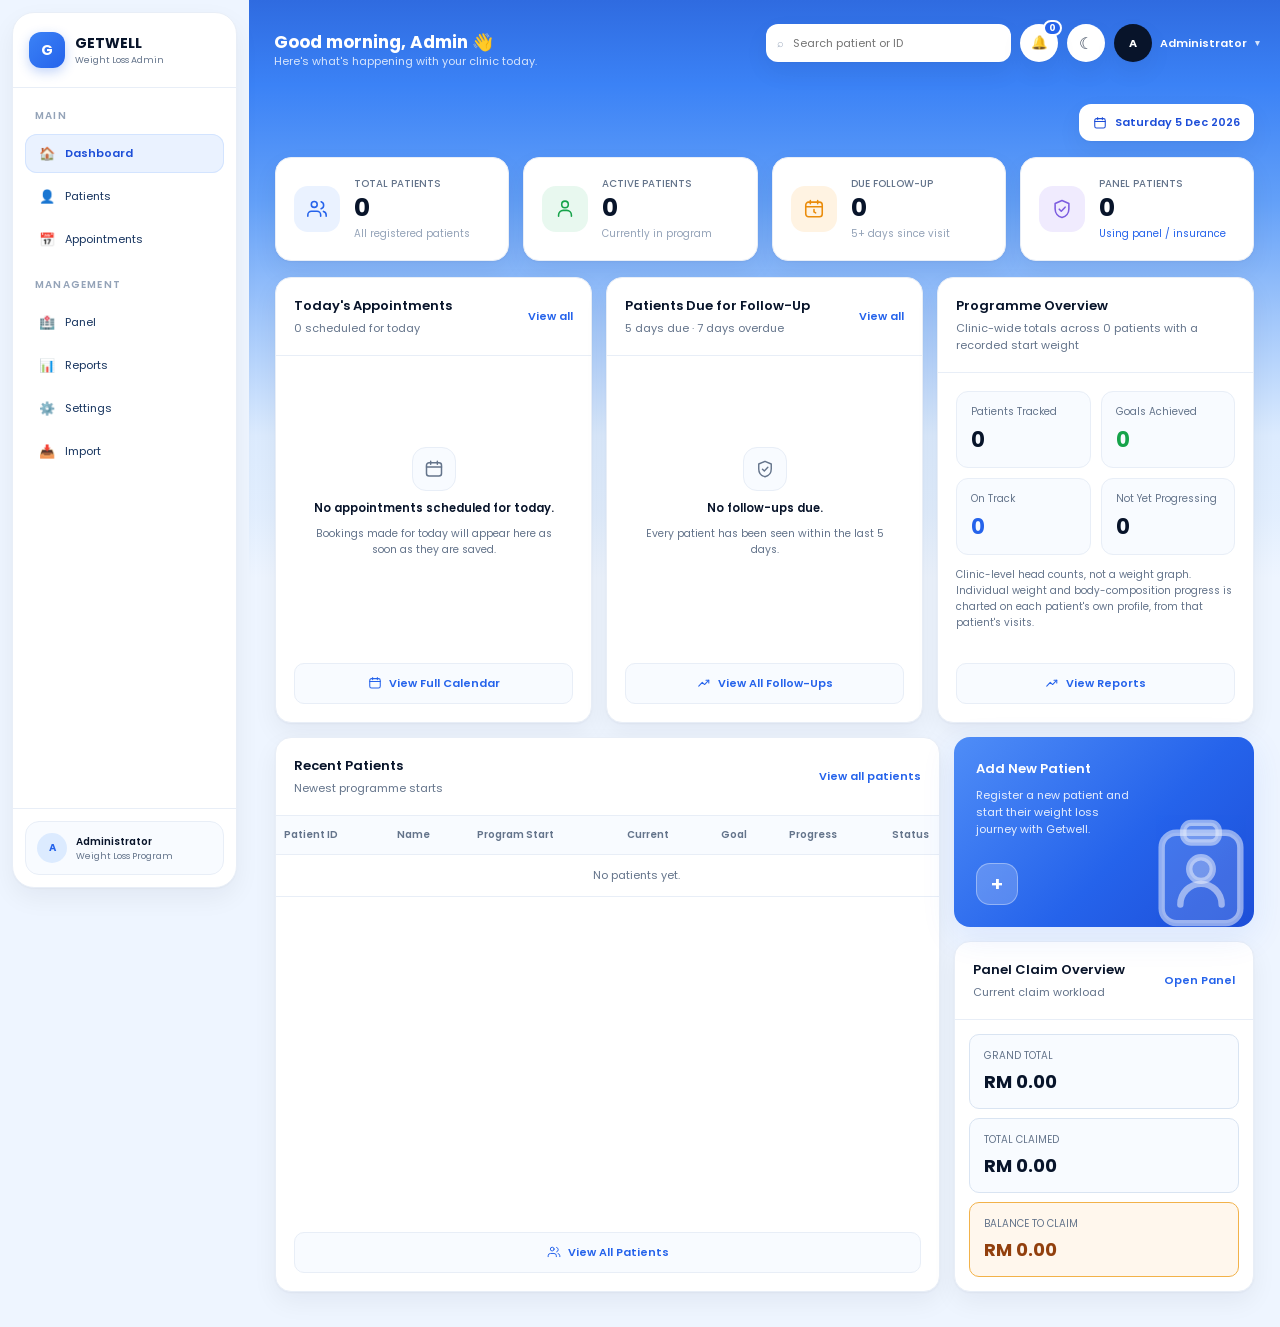
<file: index.html>
<!doctype html><html lang="en"><head><meta charset="utf-8"><meta name="viewport" content="width=device-width, initial-scale=1, viewport-fit=cover"><title>Dashboard | Getwell</title><link rel="stylesheet" href="styles.css?v=20260905-excel-import-3"><script src="app.js?v=20260905-excel-import-3"></script></head><body><div id="root"></div><script>

/* =========================================================
   GETWELL DASHBOARD

   Layout follows the approved design. Every number on this
   page is read from the existing store — patients, visits,
   appointments and claims — and every Settings toggle that
   controlled this page before still controls it now.
========================================================= */

/*
  DASHBOARD STATE

  These used to be top-level `const`s computed once while the
  page parsed, which meant the only way to show fresher numbers
  was to reload the whole document -- and a reload is exactly
  what was closing modals mid-edit. They are re-computed by
  loadDashboardData() instead, so a background sync can refresh
  the dashboard in place.
*/
let ds, ps, al, followUpConfig, panelPatients, panelGrand, panelClaimed, todayKey;

function loadDashboardData(){
  ds = getwellDashboardSettings();
  ps = store().patients || [];
  al = alerts();
  followUpConfig = getwellFollowUpSettings();

  panelPatients = ps.filter(patientUsesPanel);
  panelGrand = 0;
  panelClaimed = 0;
  panelPatients.forEach(patient => {
    const f = finance(patient);
    panelGrand += f.grand;
    panelClaimed += f.claimed;
  });

  /* Local calendar day; toISOString() reported yesterday before 8am in GMT+8. */
  todayKey = getwellTodayKey();
}

loadDashboardData();


/* ---------------------------------------------------------
   ICONS
--------------------------------------------------------- */

const ICONS = {
  people:`<svg viewBox="0 0 24 24" fill="none" stroke="currentColor" stroke-width="1.7" stroke-linecap="round" stroke-linejoin="round"><path d="M16 20v-1.5a4 4 0 0 0-4-4H6a4 4 0 0 0-4 4V20"/><circle cx="9" cy="7" r="3.2"/><path d="M22 20v-1.5a4 4 0 0 0-3-3.87"/><path d="M16.5 4.2a4 4 0 0 1 0 7.6"/></svg>`,
  person:`<svg viewBox="0 0 24 24" fill="none" stroke="currentColor" stroke-width="1.7" stroke-linecap="round" stroke-linejoin="round"><path d="M19 20v-1.5a5 5 0 0 0-5-5h-4a5 5 0 0 0-5 5V20"/><circle cx="12" cy="7" r="3.6"/></svg>`,
  clock:`<svg viewBox="0 0 24 24" fill="none" stroke="currentColor" stroke-width="1.7" stroke-linecap="round" stroke-linejoin="round"><rect x="3" y="4.5" width="18" height="16" rx="3"/><path d="M3 9.5h18M8 2.8v3.4M16 2.8v3.4"/><path d="M12 12.6v2.6l1.8 1.1"/></svg>`,
  shield:`<svg viewBox="0 0 24 24" fill="none" stroke="currentColor" stroke-width="1.7" stroke-linecap="round" stroke-linejoin="round"><path d="M12 2.8 4.5 6v6c0 4.4 3.1 8.2 7.5 9.3 4.4-1.1 7.5-4.9 7.5-9.3V6Z"/><path d="m9 12.2 2.2 2.2L15.4 10"/></svg>`,
  calendar:`<svg viewBox="0 0 24 24" fill="none" stroke="currentColor" stroke-width="1.8" stroke-linecap="round" stroke-linejoin="round"><rect x="3" y="4.5" width="18" height="16" rx="3"/><path d="M3 9.5h18M8 2.8v3.4M16 2.8v3.4"/></svg>`,
  chart:`<svg viewBox="0 0 24 24" fill="none" stroke="currentColor" stroke-width="1.8" stroke-linecap="round" stroke-linejoin="round"><path d="M3 17.5 9 11l4 3.6 7.2-7.4"/><path d="M15.4 7.2h4.8V12"/></svg>`,
  clipboard:`<svg viewBox="0 0 24 24" fill="none" stroke="rgba(255,255,255,.55)" stroke-width="1.3" stroke-linecap="round" stroke-linejoin="round"><rect x="4" y="3.6" width="16" height="18.4" rx="3" fill="rgba(255,255,255,.16)"/><rect x="8.4" y="1.6" width="7.2" height="4" rx="1.6" fill="rgba(255,255,255,.30)"/><circle cx="12" cy="11" r="2.4" fill="rgba(255,255,255,.30)"/><path d="M7.8 18.2a4.2 4.2 0 0 1 8.4 0"/></svg>`
};

const kpiIcon = (name, tone) =>
  `<div class="kpi-icon ${tone}">${ICONS[name]}</div>`;


/*
  EMPTY STATES

  A card whose list is empty used to render a single line of
  grey text, which left the rest of a stretched card looking
  broken. This fills the card's content area with a centred
  icon, a heading and one line of context, so "nothing to do
  today" reads as a deliberate state rather than a failure to
  load.
*/
const dashEmpty = (icon, title, note) => `
  <div class="dash-empty">
    <div class="dash-empty-icon">${ICONS[icon]}</div>
    <div class="dash-empty-title">${title}</div>
    <div class="dash-empty-note">${note}</div>
  </div>`;


/* ---------------------------------------------------------
   KPI CARDS
   All four sit in one grid track each, so they are exactly
   the same width and stretch to the same height.
--------------------------------------------------------- */

function buildKpiCards(){
const newThisMonth = ps.filter(p => String(p.startDate || "").slice(0,7) === todayKey.slice(0,7)).length;
const activeCount = ps.filter(p => p.status === "Active").length;
const overdueCount = al.filter(a => a.level === "overdue").length;

return [
  ds.showTotalPatients !== false ? `
    <div class="kpi">
      ${kpiIcon("people","")}
      <div class="kpi-main">
        <div class="kpi-label">TOTAL PATIENTS</div>
        <div class="kpi-value">${ps.length}</div>
        <div class="kpi-sub${newThisMonth ? " up" : ""}">${newThisMonth ? "↑ " + newThisMonth + " new this month" : "All registered patients"}</div>
      </div>
    </div>` : "",

  ds.showActivePatients !== false ? `
    <div class="kpi">
      ${kpiIcon("person","green")}
      <div class="kpi-main">
        <div class="kpi-label">ACTIVE PATIENTS</div>
        <div class="kpi-value">${activeCount}</div>
        <div class="kpi-sub">Currently in program</div>
      </div>
    </div>` : "",

  ds.showDueFollowUp !== false ? `
    <div class="kpi">
      ${kpiIcon("clock","amber")}
      <div class="kpi-main">
        <div class="kpi-label">DUE FOLLOW-UP</div>
        <div class="kpi-value">${al.length}</div>
        <div class="kpi-sub${overdueCount ? " warn" : ""}">${overdueCount ? "● Requires attention" : followUpConfig.dueAfterDays + "+ days since visit"}</div>
      </div>
    </div>` : "",

  ds.showPanelPatients !== false ? `
    <div class="kpi">
      ${kpiIcon("shield","violet")}
      <div class="kpi-main">
        <div class="kpi-label">PANEL PATIENTS</div>
        <div class="kpi-value">${panelPatients.length}</div>
        <div class="kpi-sub link">Using panel / insurance</div>
      </div>
    </div>` : ""
].join("");
}


/* ---------------------------------------------------------
   TODAY'S APPOINTMENTS
--------------------------------------------------------- */

function todaysAppointments(){
  const rows = [];

  ps.forEach(patient => {
    (patient.appointments || []).forEach(appointment => {
      if(!appointment || appointment.date !== todayKey) return;
      rows.push({
        time: appointment.time || "",
        status: appointment.status || "Upcoming",
        type: appointment.type || "Appointment",
        patient
      });
    });
  });

  return rows.sort((a,b) => (a.time || "99:99").localeCompare(b.time || "99:99"));
}

function formatTime(value){
  const match = String(value || "").match(/^(\d{1,2}):(\d{2})/);
  if(!match) return "—";

  let hour = Number(match[1]);
  const suffix = hour >= 12 ? "PM" : "AM";
  hour = hour % 12 || 12;

  return `${String(hour).padStart(2,"0")}:${match[2]} ${suffix}`;
}

function buildAppointmentsCard(){
const appointmentsToday = todaysAppointments();

return getwellFeatureEnabled("appointments") ? `
  <div class="card dash-card">
    <div class="card-head">
      <div><h2>Today's Appointments</h2><p>${appointmentsToday.length} scheduled for today</p></div>
      <a class="card-link" href="appointments.html">View all</a>
    </div>

    <div class="dash-card-body">
      ${appointmentsToday.slice(0,6).map(row => `
        <div class="row" role="button" tabindex="0"
             onclick="location.href='patient-profile.html?patient=${encodeURIComponent(row.patient.id)}'"
             onkeydown="if(event.key==='Enter'){location.href='patient-profile.html?patient=${encodeURIComponent(row.patient.id)}'}">
          <span class="slot-time">${formatTime(row.time)}</span>
          <div class="row-main">
            <div class="row-title">${escapeHtml(row.patient.name || row.patient.id)}</div>
            <div class="row-sub">${escapeHtml(row.patient.id)} · ${escapeHtml(row.type)}</div>
          </div>
          <span class="badge ${row.status === "Completed" ? "green" : row.status === "No Show" ? "red" : row.status === "Cancelled" ? "gray" : "blue"}">${escapeHtml(row.status)}</span>
        </div>
      `).join("") || dashEmpty(
        "calendar",
        "No appointments scheduled for today.",
        "Bookings made for today will appear here as soon as they are saved."
      )}
    </div>

    <a class="card-foot-link" href="appointments.html">${ICONS.calendar} View Full Calendar</a>
  </div>
` : "";
}


/* ---------------------------------------------------------
   PATIENTS DUE FOR FOLLOW-UP
   Uses the existing alerts() calculation unchanged.
--------------------------------------------------------- */

function overdueLabel(alert){
  const over = alert.days - followUpConfig.dueAfterDays;
  if(over <= 0) return "Due today";
  return over + (over === 1 ? " day overdue" : " days overdue");
}

function buildFollowUpCard(){
return ds.showAttention !== false ? `
  <div class="card dash-card">
    <div class="card-head">
      <div><h2>Patients Due for Follow-Up</h2><p>${al.length ? al.length + " due · " : ""}${followUpConfig.dueAfterDays} days due · ${followUpConfig.overdueAfterDays} days overdue</p></div>
      <a class="card-link" href="patients.html">View all</a>
    </div>

    <div class="dash-card-body">
      ${al.slice(0,6).map(alert => {
        const patient = getPatient(alert.id) || {id:alert.id, name:alert.name};
        return `
        <div class="row" role="button" tabindex="0"
             onclick="location.href='patient-profile.html?patient=${encodeURIComponent(alert.id)}'"
             onkeydown="if(event.key==='Enter'){location.href='patient-profile.html?patient=${encodeURIComponent(alert.id)}'}">
          <span class="avatar-small">${getwellPatientAvatar(patient)}</span>
          <div class="row-main">
            <div class="row-title">${escapeHtml(alert.name || alert.id)}</div>
            <div class="row-sub">${escapeHtml(alert.id)} · Last visit: ${alert.days} days ago</div>
          </div>
          <span class="follow-flag ${alert.level}">${escapeHtml(overdueLabel(alert))}</span>
        </div>`;
      }).join("") || dashEmpty(
        "shield",
        "No follow-ups due.",
        `Every patient has been seen within the last ${followUpConfig.dueAfterDays} days.`
      )}
    </div>

    <a class="card-foot-link" href="patients.html">${ICONS.chart} View All Follow-Ups</a>
  </div>
` : "";
}


/* ---------------------------------------------------------
   PROGRAMME OVERVIEW  (clinic-level counts only)

   The weight-change chart that used to live here has been
   removed on purpose. It averaged the weight change of every
   patient in the clinic into a single line, which looks like
   one patient's weight journey but is not one.

   The real progress chart now lives where it belongs: on the
   patient's own profile, built only from that patient's own
   visits (patient-profile.html -> "Weight Progress").

   What is left here is a plain head count. Every number below
   counts patients, never kilograms, so it cannot be misread
   as somebody's weight curve.
--------------------------------------------------------- */

function programmeCardHtml(){
  /* getwellProgrammeOverview() is unchanged in app.js; only its
     goal/on-track counts are used now. The averaged series it
     also returns is deliberately not rendered anywhere. */
  const data = getwellProgrammeOverview("all");

  const tracked = data.patients;
  const needsAttention = Math.max(0, tracked - data.goalsAchieved - data.onTrack);

  return `
    <div class="card-head">
      <div>
        <h2>Programme Overview</h2>
        <p>Clinic-wide totals across ${tracked} patient${tracked === 1 ? "" : "s"} with a recorded start weight</p>
      </div>
    </div>

    <div class="card-body">
      <div class="prog-summary-grid">
        <div class="prog-tile">
          <div class="label">Patients Tracked</div>
          <div class="value">${tracked}</div>
        </div>
        <div class="prog-tile">
          <div class="label">Goals Achieved</div>
          <div class="value good">${data.goalsAchieved}</div>
        </div>
        <div class="prog-tile">
          <div class="label">On Track</div>
          <div class="value info">${data.onTrack}</div>
        </div>
        <div class="prog-tile">
          <div class="label">Not Yet Progressing</div>
          <div class="value">${needsAttention}</div>
        </div>
      </div>

      <p class="prog-explainer">
        Clinic-level head counts, not a weight graph. Individual
        weight and body-composition progress is charted on each
        patient's own profile, from that patient's visits.
      </p>
    </div>

    ${getwellFeatureEnabled("reports") ? `<a class="card-foot-link" href="reports.html">${ICONS.chart} View Reports</a>` : ""}
  `;
}

function renderProgramme(){
  const card = document.getElementById("progCard");
  if(card) card.innerHTML = programmeCardHtml();
}


/* ---------------------------------------------------------
   RECENT PATIENTS
--------------------------------------------------------- */

function progressPercent(patient){
  const start = Number(patient.startingWeight) || 0;
  const goal = Number(patient.goalWeight) || 0;
  const current = Number(patient.currentWeight) || start;

  if(!start || !goal || start <= goal) return null;

  const percent = ((start - current) / (start - goal)) * 100;
  return Math.max(0, Math.min(100, Math.round(percent)));
}

function buildRecentCard(){
/* Seven rather than six: the bottom row now stretches to the
   height of the CTA + Panel column beside it, and one more row
   of real patients is a better use of that space than another
   centimetre of white. */
const recentPatients = ps.slice().sort((a,b) =>
  String(b.startDate || "").localeCompare(String(a.startDate || ""))
).slice(0,7);

return getwellFeatureEnabled("patients") ? `
  <div class="card dash-card">
    <div class="card-head">
      <div><h2>Recent Patients</h2><p>Newest programme starts</p></div>
      <a class="card-link" href="patients.html">View all patients</a>
    </div>

    <div class="table-wrap">
      <table class="table compact">
        <thead>
          <tr>
            <th>Patient ID</th><th>Name</th><th>Program Start</th>
            <th>Current</th><th>Goal</th><th>Progress</th><th>Status</th><th></th>
          </tr>
        </thead>
        <tbody>
          ${recentPatients.map(patient => {
            const percent = progressPercent(patient);
            return `
            <tr>
              <td>${escapeHtml(patient.id || "")}</td>
              <td>
                <div class="cell-patient">
                  <span class="avatar-small">${getwellPatientAvatar(patient)}</span>
                  <span class="cell-patient-text"><strong>${escapeHtml(patient.name || "")}</strong></span>
                </div>
              </td>
              <td>${escapeHtml(patient.startDate || "—")}</td>
              <td>${escapeHtml(String(patient.currentWeight || "—"))} kg</td>
              <td>${escapeHtml(String(patient.goalWeight || "—"))} kg</td>
              <td>
                ${percent === null ? "—" : `
                  <div class="progress-cell">
                    <span class="progress-track"><span class="progress-fill" style="width:${percent}%"></span></span>
                    <span class="progress-value">${percent}%</span>
                  </div>`}
              </td>
              <td><span class="badge ${patient.status === "Active" ? "green" : "gray"}">${escapeHtml(patient.status || "")}</span></td>
              <td><a class="secondary" style="padding:7px 9px" href="patient-profile.html?patient=${encodeURIComponent(patient.id || "")}">Open →</a></td>
            </tr>`;
          }).join("") || `<tr><td colspan="8" class="notif-empty">No patients yet.</td></tr>`}
        </tbody>
      </table>
    </div>

    <a class="card-foot-link" href="patients.html">${ICONS.people} View All Patients</a>
  </div>
` : "";
}


/* ---------------------------------------------------------
   ADD NEW PATIENT + PANEL CLAIM OVERVIEW
--------------------------------------------------------- */

function buildCtaCard(){
return getwellFeatureEnabled("patients") ? `
  <a class="cta-card" href="patients.html?add=1">
    <h2>Add New Patient</h2>
    <p>Register a new patient and start their weight loss journey with Getwell.</p>
    <div class="cta-plus" aria-hidden="true">+</div>
    <div class="cta-art" aria-hidden="true">${ICONS.clipboard}</div>
  </a>
` : "";
}

function buildPanelCard(){
return (ds.showPanelClaimOverview !== false && getwellFeatureEnabled("panel")) ? `
  <div class="card">
    <div class="card-head">
      <div><h2>Panel Claim Overview</h2><p>Current claim workload</p></div>
      <a class="card-link" href="panel.html">Open Panel</a>
    </div>
    <div class="card-body">
      <div class="finance-grid finance-stack">
        <div class="finance-card"><div class="label">GRAND TOTAL</div><div class="value">${money(panelGrand)}</div></div>
        <div class="finance-card"><div class="label">TOTAL CLAIMED</div><div class="value">${money(panelClaimed)}</div></div>
        <div class="finance-card balance"><div class="label">BALANCE TO CLAIM</div><div class="value">${money(Math.max(0, panelGrand - panelClaimed))}</div></div>
      </div>
    </div>
  </div>
` : "";
}


/* ---------------------------------------------------------
   RENDER
--------------------------------------------------------- */

function renderDashboardPage(){
  const dateLabel = new Date().toLocaleDateString("en-GB", {
    weekday:"long", day:"numeric", month:"short", year:"numeric"
  });

  const kpiCards = buildKpiCards();

  document.getElementById("root").innerHTML = shell("Dashboard","dashboard",`

  <div class="date-row">
    <span class="date-pill">${ICONS.calendar}${escapeHtml(dateLabel)}</span>
  </div>

  ${kpiCards ? `<div class="kpi-grid">${kpiCards}</div>` : ""}

  <div class="dash-grid">
    ${buildAppointmentsCard()}
    ${buildFollowUpCard()}
    <div class="card prog-card dash-card" id="progCard"></div>
  </div>

  <div class="dash-grid-2">
    ${buildRecentCard()}
    <div class="dash-side">
      ${buildCtaCard()}
      ${buildPanelCard()}
    </div>
  </div>
`);

  renderProgramme();
  renderNotifications();
}

renderDashboardPage();


/* =========================================================
   BACKGROUND SYNC -> IN-PLACE REFRESH

   Google Sheets synchronisation no longer reloads the
   document. It writes the merged data and fires
   "getwell:data-updated"; the dashboard recomputes its numbers
   and redraws itself here.

   The Programme Overview period selector was removed along
   with the averaged weight chart, so there is no longer any
   selection to preserve across a background sync.
========================================================= */

getwellOnDataUpdated(() => {
  loadDashboardData();
  renderDashboardPage();
});

getwellOnSettingsUpdated(() => {
  loadDashboardData();
  renderDashboardPage();
});

</script></body></html>
</file>
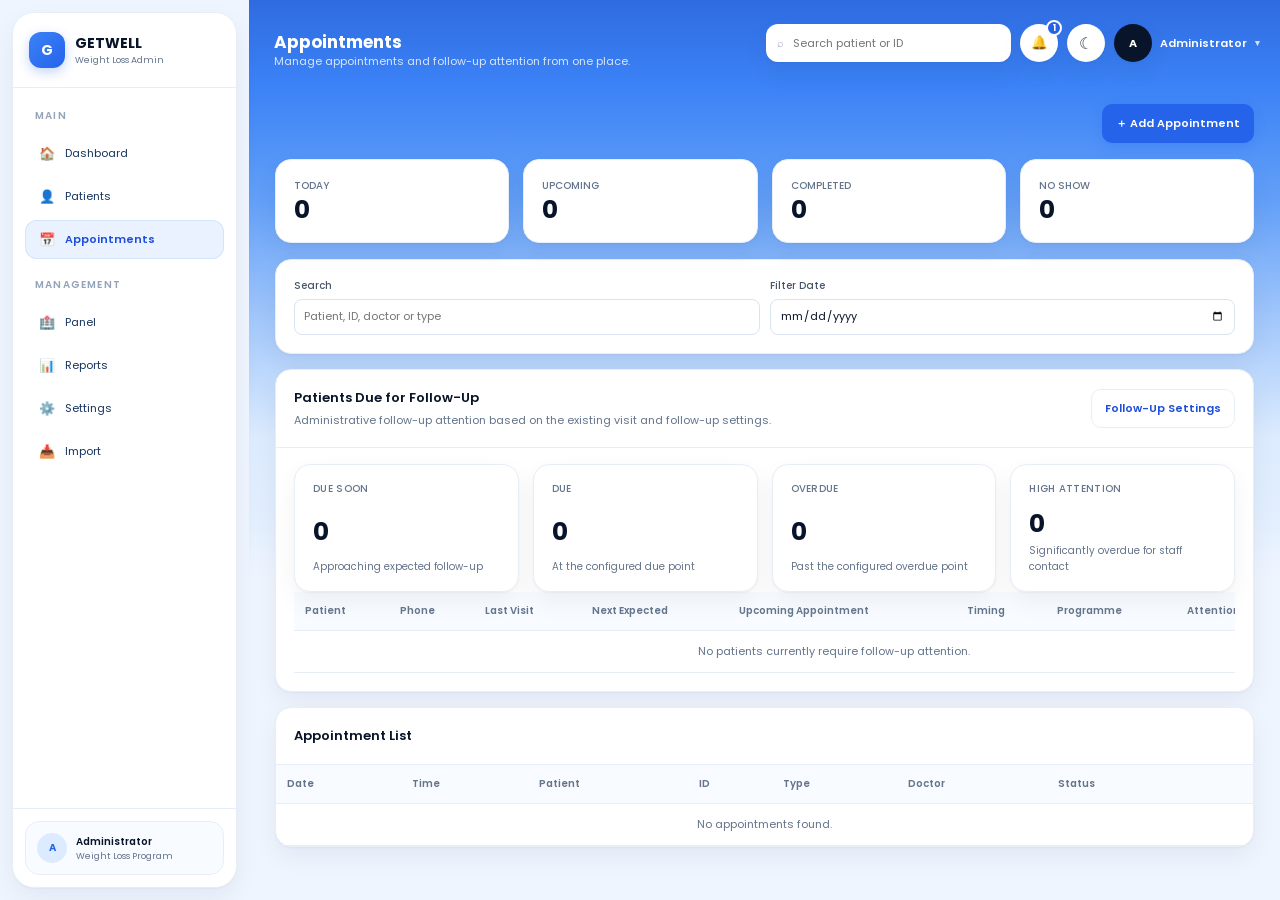
<file: appointments.html>
<!doctype html>
<html lang="en">
<head>
<meta charset="utf-8">
<meta name="viewport" content="width=device-width, initial-scale=1, viewport-fit=cover">
<title>Appointments | Getwell</title>
<link rel="stylesheet" href="styles.css?v=20260905-excel-import-3">
<script src="app.js?v=20260905-excel-import-3"></script>
<style>
#appointmentModal.modal-wrap{display:none;position:fixed;inset:0;z-index:9999;align-items:center;justify-content:center;background:rgba(17,24,39,.48);pointer-events:none;}
#appointmentModal.modal-wrap.show{display:flex!important;pointer-events:auto!important;}
#appointmentModal .modal{pointer-events:auto;}
</style></head>
<body>
<div id="root"></div>

<div class="modal-wrap" id="appointmentModal">
  <div class="modal">
    <div class="modal-head">
      <div><h2 id="appointmentModalTitle">Add Appointment</h2><p>Patient appointment scheduling</p></div>
      <button id="closeAppointmentTop" class="modal-close" type="button">×</button>
    </div>
    <div class="modal-body">
      <div class="form-grid">
        <div class="form-group full">
          <label>Patient</label>
          <div class="patient-picker" style="position:relative">
            <input id="appointmentPatientSearch" class="claim-input" autocomplete="off"
              placeholder="Search patient name or ID..."
              oninput="renderAppointmentPatientOptions(this.value)"
              onfocus="renderAppointmentPatientOptions(this.value)">
            <input id="appointmentPatient" type="hidden">
            <div id="appointmentPatientDropdown" class="combobox-menu" hidden></div>
            <div id="appointmentPatientSelected" class="picker-selected" hidden></div>
          </div>
        </div>

        <div class="form-group"><label>Date</label><input id="appointmentDate" type="date"></div>
        <div class="form-group"><label>Time</label><input id="appointmentTime" type="time"></div>
        <div class="form-group"><label>Doctor</label><select id="appointmentDoctor"></select></div>
        <div class="form-group"><label>Appointment Type</label><select id="appointmentType"></select></div>
        <div class="form-group"><label>Status</label><select id="appointmentStatus"></select></div>
        <div class="form-group"><label>Notes</label><input id="appointmentNotes"></div>
      </div>
    </div>
    <div class="modal-foot">
      <button id="closeAppointmentButton" class="secondary" type="button">Cancel</button>
      <button id="deleteAppointmentButton" class="secondary" type="button" style="display:none">Delete</button>
      <button id="saveAppointmentButton" class="primary" type="button">Save Appointment</button>
    </div>
  </div>
</div>

<!-- =======================================================
     FOLLOW-UP MODAL
======================================================== -->
<div class="modal-wrap" id="followUpModal">
  <div class="modal" style="width:min(760px,96vw)">
    <div class="modal-head">
      <div>
        <h2>Follow Up Now</h2>
        <p id="followUpModalSub">Prepare a message for this patient.</p>
      </div>
      <button class="modal-close" type="button" aria-label="Close" onclick="closeFollowUpModal()">×</button>
    </div>
    <div class="modal-body">
      <div class="form-grid">
        <div class="form-group">
          <label>Patient</label>
          <input id="followUpPatientName" readonly>
        </div>
        <div class="form-group">
          <label>Phone</label>
          <div style="display:flex;gap:8px;">
            <input id="followUpPatientPhone" readonly style="flex:1;min-width:0;">
            <button id="copyFollowUpNumberButton" class="secondary" type="button">Copy Number</button>
          </div>
        </div>
        <div class="form-group">
          <label>Follow-Up Status</label>
          <input id="followUpStatus" readonly>
        </div>
        <div class="form-group">
          <label>Last Visit</label>
          <input id="followUpLastVisit" readonly>
        </div>
        <div class="form-group">
          <label>Next Expected Visit</label>
          <input id="followUpNextExpected" readonly>
        </div>
        <div class="form-group">
          <label>Days Since Last Visit</label>
          <input id="followUpDaysSince" readonly>
        </div>
      </div>
      <div class="form-group" style="margin-top:14px;">
        <label>Message</label>
        <textarea id="followUpMessage" class="follow-up-message"></textarea>
      </div>
      <div class="copy-success" id="followUpCopyStatus"></div>
    </div>
    <div class="modal-foot">
      <button class="secondary" type="button" onclick="resetFollowUpMessage()">Reset to Default</button>
      <div style="margin-left:auto;display:flex;gap:8px;">
        <button class="secondary" type="button" onclick="closeFollowUpModal()">Cancel</button>
        <button class="primary" type="button" id="copyFollowUpMessageButton">Copy Message</button>
      </div>
    </div>
  </div>
</div>

<!-- =======================================================
     NEXT EXPECTED VISIT MODAL

     Edits the FOLLOW-UP EXPECTATION only. It never creates,
     edits or deletes an appointment, so "Upcoming Appointment"
     in the table beside it is completely unaffected.
======================================================== -->
<div class="modal-wrap" id="nextExpectedModal">
  <div class="modal" style="width:min(460px,96vw)">
    <div class="modal-head">
      <div>
        <h2>Edit Next Expected Visit</h2>
        <p id="nextExpectedModalSub">Set the follow-up date for this patient.</p>
      </div>
      <button class="modal-close" type="button" aria-label="Close" onclick="closeNextExpectedModal()">&times;</button>
    </div>
    <div class="modal-body">
      <div class="form-grid">
        <div class="form-group full">
          <label>Patient</label>
          <input id="nextExpectedPatientName" readonly>
        </div>
        <div class="form-group">
          <label>Last Visit</label>
          <input id="nextExpectedLastVisit" readonly>
        </div>
        <div class="form-group">
          <label>System Calculated</label>
          <input id="nextExpectedAuto" readonly>
        </div>
        <div class="form-group full">
          <label>Next Expected Date</label>
          <input id="nextExpectedInput" type="date">
        </div>
      </div>
      <div class="row-sub" style="margin-top:12px">
        Saving marks this date as <strong>Confirmed</strong>. A confirmed date stays
        Confirmed if it is rescheduled again later. This does not create or change
        an appointment.
      </div>
    </div>
    <div class="modal-foot">
      <button class="secondary" type="button" onclick="closeNextExpectedModal()">Cancel</button>
      <button class="primary" type="button" id="saveNextExpectedButton">Save Date</button>
    </div>
  </div>
</div>

<script>
let editingAppointmentId = null;
let activeFollowUpRecordId = null;
let activeNextExpectedPatientId = null;

function getFollowUpDefaultMessage(){
  return getwellFollowUpSettings().messageTemplate;
}

function copyTextToClipboard(text){
  const value = String(text ?? "");
  if(navigator.clipboard && window.isSecureContext){
    return navigator.clipboard.writeText(value);
  }
  return new Promise((resolve,reject)=>{
    try{
      const area=document.createElement("textarea");
      area.value=value;
      area.style.position="fixed";
      area.style.left="-9999px";
      document.body.appendChild(area);
      area.focus();
      area.select();
      const ok=document.execCommand("copy");
      area.remove();
      ok ? resolve() : reject(new Error("Copy command failed."));
    }catch(error){ reject(error); }
  });
}

function showFollowUpCopyStatus(message){
  const node=document.getElementById("followUpCopyStatus");
  if(node) node.textContent=message||"";
  if(message) setTimeout(()=>{ if(node) node.textContent=""; },2200);
}

function openFollowUpModal(patientId){
  const record = getwellFollowUpRecords().find(item=>String(item.id)===String(patientId));
  if(!record) return;

  activeFollowUpRecordId = record.id;
  document.getElementById("followUpPatientName").value = record.name || record.id || "";
  document.getElementById("followUpPatientPhone").value = record.phone || "No phone number";
  document.getElementById("followUpStatus").value = record.status || "";
  document.getElementById("followUpLastVisit").value = record.lastVisit || "—";
  document.getElementById("followUpNextExpected").value = record.nextExpectedVisit
    ? record.nextExpectedVisit + " \u00B7 " + (record.nextExpectedStatusLabel || "Expected")
    : "\u2014";
  document.getElementById("followUpDaysSince").value = record.daysSinceLastVisit === null ? "—" : String(record.daysSinceLastVisit);
  const message = document.getElementById("followUpMessage");
  if(message) message.value = getFollowUpDefaultMessage();
  showFollowUpCopyStatus("");
  document.getElementById("followUpModal").classList.add("show");
  setTimeout(()=>message?.focus(),50);
}

function closeFollowUpModal(){
  document.getElementById("followUpModal")?.classList.remove("show");
  activeFollowUpRecordId = null;
}

function resetFollowUpMessage(){
  const message = document.getElementById("followUpMessage");
  if(message) message.value = getFollowUpDefaultMessage();
  showFollowUpCopyStatus("Reset to Default");
}

async function copyFollowUpNumber(){
  const phone = document.getElementById("followUpPatientPhone")?.value || "";
  if(!phone || phone==="No phone number"){
    getwellNotify("This patient does not have a phone number.","error");
    return;
  }
  try{
    await copyTextToClipboard(phone);
    showFollowUpCopyStatus("Number copied!");
    getwellNotify("Number copied!","success");
  }catch(error){
    getwellNotify("Unable to copy the phone number.","error");
  }
}

async function copyFollowUpMessage(){
  const message = document.getElementById("followUpMessage")?.value || "";
  if(!message.trim()){
    getwellNotify("Please enter a message before copying.","error");
    return;
  }
  try{
    await copyTextToClipboard(message);
    showFollowUpCopyStatus("Message copied!");
    getwellNotify("Message copied!","success");
  }catch(error){
    getwellNotify("Unable to copy the message.","error");
  }
}

/* =========================================================
   NEXT EXPECTED VISIT  (editable, then Confirmed)

   The date shown in the table is the automatic
   last visit + interval calculation until a staff member
   confirms a date of their own. From then on the confirmed
   date is shown and the row is labelled Confirmed, and it
   stays Confirmed however many times it is rescheduled.

   The write goes through getwellSaveNextExpectedDate() ->
   upsertPatient() -> saveStore(), which is the existing
   verified-write path: the table is only updated after
   Google Sheets has confirmed the row.
========================================================= */

function openNextExpectedModal(patientId){
  const record = getwellFollowUpRecords().find(item => String(item.id) === String(patientId));
  if(!record) return;

  activeNextExpectedPatientId = record.id;

  document.getElementById("nextExpectedPatientName").value =
    [record.name || "", record.id || ""].filter(Boolean).join(" \u00B7 ");
  document.getElementById("nextExpectedLastVisit").value = record.lastVisit || "\u2014";
  document.getElementById("nextExpectedAuto").value = record.nextExpectedAutomatic || "\u2014";

  const input = document.getElementById("nextExpectedInput");
  if(input) input.value = getwellDateKey(record.nextExpectedVisit) || "";

  const sub = document.getElementById("nextExpectedModalSub");
  if(sub){
    sub.textContent = record.nextExpectedConfirmed
      ? "This date is already confirmed. Rescheduling it keeps it Confirmed."
      : "Choose the date the patient confirmed. Saving marks it Confirmed.";
  }

  document.getElementById("nextExpectedModal").classList.add("show");
  setTimeout(() => input?.focus(), 50);
}

function closeNextExpectedModal(){
  document.getElementById("nextExpectedModal")?.classList.remove("show");
  activeNextExpectedPatientId = null;
}

/* Async so the Google Sheets write completes before the table
   re-renders, matching Save Appointment. */
async function saveNextExpectedDate(){
  const patientId = activeNextExpectedPatientId;
  if(!patientId) return;

  const value = document.getElementById("nextExpectedInput")?.value || "";
  if(!value){
    getwellNotify("Please choose a date.", "error");
    return;
  }

  const patient = getPatient(patientId);
  const button  = document.getElementById("saveNextExpectedButton");
  if(button){ button.disabled = true; button.textContent = "Saving\u2026"; }

  const saveResult = await getwellSaveNextExpectedDate(patientId, value);

  if(button){ button.disabled = false; button.textContent = "Save Date"; }

  getwellLogActivity(
    "Edit",
    "Next Expected",
    `${patientId} \u00B7 ${patient?.name || ""}`.trim(),
    `${value} \u00B7 Confirmed`
  );

  const refresh = () => renderAppointments(document.getElementById("appointmentSearch")?.value || "");

  if(!getwellAnnounceSave(saveResult, `Next expected visit confirmed for ${value} in Google Sheets.`)){
    refresh();
    return;
  }

  closeNextExpectedModal();
  refresh();
}

function renderFollowUpManagement(){
  const records = getwellFollowUpRecords();
  const dueDays = getwellFollowUpSettings().dueAfterDays;
  const counts = {
    soon: records.filter(r=>r.status==="Due Soon").length,
    due: records.filter(r=>r.status==="Due").length,
    overdue: records.filter(r=>r.status==="Overdue").length,
    danger: records.filter(r=>r.status==="High Attention").length
  };

  const summary=document.getElementById("followUpSummary");
  if(summary){
    summary.innerHTML=`
      <div class="follow-up-kpi"><div class="label">DUE SOON</div><div class="value">${counts.soon}</div><div class="sub">Approaching expected follow-up</div></div>
      <div class="follow-up-kpi"><div class="label">DUE</div><div class="value">${counts.due}</div><div class="sub">At the configured due point</div></div>
      <div class="follow-up-kpi"><div class="label">OVERDUE</div><div class="value">${counts.overdue}</div><div class="sub">Past the configured overdue point</div></div>
      <div class="follow-up-kpi"><div class="label">HIGH ATTENTION</div><div class="value">${counts.danger}</div><div class="sub">Significantly overdue for staff contact</div></div>
    `;
  }

  const rows=document.getElementById("followUpRows");
  if(!rows) return;

  rows.innerHTML = records.map(record=>{
    const nextAppt = record.upcomingAppointment;
    const timing = record.status==="Due Soon"
      ? `${Math.max(1, dueDays - record.daysSinceLastVisit)} day(s) to due`
      : record.status==="Due"
        ? "At due point"
        : `${record.daysOverdue} day(s) overdue`;

    return `
      <tr>
        <td>
          <div class="cell-patient">
            <span class="avatar-small">${getwellPatientAvatar(record.patient)}</span>
            <span class="cell-patient-text">
              <strong>${escapeHtml(record.name||record.id||"")}</strong>
              <div class="row-sub">${escapeHtml(record.id||"")}</div>
            </span>
          </div>
        </td>
        <td><span class="follow-up-phone">${escapeHtml(record.phone||"—")}</span></td>
        <td>${escapeHtml(record.lastVisit||"—")}</td>
        <td>
          <div class="next-expected">
            <div class="next-expected-line">
              <span class="next-expected-date">${escapeHtml(record.nextExpectedVisit||"—")}</span>
              <button class="next-expected-edit" type="button"
                title="Edit next expected date"
                aria-label="Edit next expected date"
                onclick="openNextExpectedModal('${escapeHtml(record.id)}')">&#9998;</button>
            </div>
            <span class="next-expected-flag ${record.nextExpectedConfirmed?"confirmed":"expected"}">${record.nextExpectedConfirmed?"Confirmed":"Expected"}</span>
          </div>
        </td>
        <td>${nextAppt ? `${escapeHtml(nextAppt.date||"")} ${escapeHtml(nextAppt.time||"")}`.trim() : "None scheduled"}</td>
        <td><span class="follow-up-days ${record.level==='overdue'||record.level==='danger'?'overdue':record.level==='due'?'due':''}">${escapeHtml(timing)}</span></td>
        <td><span class="badge ${record.programmeStatus==="Active"?"green":"gray"}">${escapeHtml(record.programmeStatus||"")}</span></td>
        <td><span class="follow-up-status ${record.level}">${escapeHtml(record.status)}</span></td>
        <td>
          <div class="follow-up-row-action">
            <a class="secondary" style="padding:7px 9px" href="patient-profile.html?patient=${encodeURIComponent(record.id||"")}">Open</a>
            <button class="primary" style="padding:7px 10px" type="button" onclick="openFollowUpModal('${escapeHtml(record.id)}')">Follow Up Now</button>
          </div>
        </td>
      </tr>
    `;
  }).join("") || `<tr><td colspan="9" class="notif-empty">No patients currently require follow-up attention.</td></tr>`;
}

function getAllAppointments(){
  return store().patients
    .flatMap(p => (p.appointments || []).map(a => ({
      ...a,
      patientId:p.id,
      patientName:p.name,
      doctor:a.doctor || p.doctor || ""
    })))
    .sort((a,b) => (`${a.date||""} ${a.time||""}`).localeCompare(`${b.date||""} ${b.time||""}`));
}

function renderAppointmentFormOptions(){
  const doctorEl=document.getElementById("appointmentDoctor");
  const statusEl=document.getElementById("appointmentStatus");
  if(doctorEl){
    doctorEl.innerHTML=`<option value="">Select doctor</option>`+getwellDoctorOptions().map(d=>`<option value="${escapeHtml(d.name)}">${escapeHtml(d.name)}</option>`).join("");
  }
  if(statusEl){
    statusEl.innerHTML=getwellAppointmentStatuses().map(s=>`<option value="${escapeHtml(s.name)}">${escapeHtml(s.name)}</option>`).join("");
  }
  const typeEl=document.getElementById("appointmentType");
  if(typeEl){
    typeEl.innerHTML=getwellAppointmentTypes().map(t=>`<option value="${escapeHtml(t.name)}">${escapeHtml(t.name)}</option>`).join("");
  }
}

function setAppointmentPatient(patientId){
  const patient=getPatient(patientId);
  if(!patient) return;
  const patientEl=document.getElementById("appointmentPatient");
  const searchEl=document.getElementById("appointmentPatientSearch");
  const selectedEl=document.getElementById("appointmentPatientSelected");
  const dropdownEl=document.getElementById("appointmentPatientDropdown");
  const doctorEl=document.getElementById("appointmentDoctor");
  if(patientEl) patientEl.value=patient.id;
  if(searchEl) searchEl.value=`${patient.name} · ${patient.id}`;
  if(selectedEl){selectedEl.textContent=`Selected: ${patient.name} · ${patient.id}`;selectedEl.hidden=false;}
  if(dropdownEl){dropdownEl.hidden=true;dropdownEl.style.display="none";}
  if(doctorEl && !doctorEl.value && patient.doctor) doctorEl.value=patient.doctor;
}

function renderAppointmentPatientOptions(query=""){
  const search = String(query||"").trim().toLowerCase();
  const patients = store().patients.filter(patient => {
    const text = `${patient.name||""} ${patient.id||""} ${patient.phone||""}`;
    return !search || text.toLowerCase().includes(search);
  }).slice(0,12);

  document.getElementById("appointmentPatientDropdown").innerHTML = patients.length
    ? patients.map(patient => `
      <button type="button" class="combobox-option"
        onclick="setAppointmentPatient('${escapeHtml(patient.id)}')">
        <strong>${escapeHtml(patient.name)}</strong>
        <span>${escapeHtml(patient.id)}</span>
      </button>
    `).join("")
    : `<div class="combobox-empty">No patients found.</div>`;

  document.getElementById("appointmentPatientDropdown").hidden = false;
  document.getElementById("appointmentPatientDropdown").style.display = "block";
}

function openAddAppointment(){
  editingAppointmentId=null;
  renderAppointmentFormOptions();
  const modal=document.getElementById("appointmentModal");
  const title=document.getElementById("appointmentModalTitle");
  const patient=document.getElementById("appointmentPatient");
  const search=document.getElementById("appointmentPatientSearch");
  const selected=document.getElementById("appointmentPatientSelected");
  const dropdown=document.getElementById("appointmentPatientDropdown");
  const date=document.getElementById("appointmentDate");
  const time=document.getElementById("appointmentTime");
  const doctor=document.getElementById("appointmentDoctor");
  const type=document.getElementById("appointmentType");
  const status=document.getElementById("appointmentStatus");
  const notes=document.getElementById("appointmentNotes");
  if(title) title.textContent="Add Appointment";
  document.getElementById("deleteAppointmentButton").style.display="none";
  if(patient) patient.value="";
  if(search) search.value="";
  if(selected) selected.hidden=true;
  if(dropdown){dropdown.hidden=true;dropdown.style.display="none";}
  if(date) date.value=getwellTodayKey();
  if(time) time.value="";
  if(doctor) doctor.value="";
  if(type) type.value=getwellSystemSettings().appointments.defaultType||getwellAppointmentTypes()[0]?.name||"";
  if(status) status.value=getwellDefaultAppointmentStatus();
  if(notes) notes.value="";
  if(modal) modal.classList.add("show");
}

function openEditAppointment(patientId, appointmentId){
  const patient = getPatient(patientId);
  const appointment = patient?.appointments?.find(a => a.id === appointmentId);
  if(!patient || !appointment) return;

  editingAppointmentId = appointmentId;
  renderAppointmentFormOptions();
  document.getElementById("appointmentModalTitle").textContent = "Edit Appointment";
  document.getElementById("deleteAppointmentButton").style.display = "inline-flex";

  setAppointmentPatient(patient.id);
  document.getElementById("appointmentDate").value = getwellDateKey(appointment.date);
  document.getElementById("appointmentTime").value = appointment.time || "";
  document.getElementById("appointmentDoctor").value = appointment.doctor || patient.doctor || "";
  document.getElementById("appointmentType").value = appointment.type || "";
  document.getElementById("appointmentStatus").value = appointment.status || getwellDefaultAppointmentStatus();
  document.getElementById("appointmentNotes").value = appointment.notes || "";

  document.getElementById("appointmentModal").classList.add("show");
}

async function deleteAppointment(){
  if(!editingAppointmentId) return;
  const patientId=document.getElementById("appointmentPatient")?.value||"";
  const patient=getPatient(patientId);
  if(!patient) return;
  if(!await getwellConfirmDelete("Appointment")) return;
  const removed=(patient.appointments||[]).find(a=>a&&a.id===editingAppointmentId);
  patient.appointments=(patient.appointments||[]).filter(a=>a&&a.id!==editingAppointmentId);
  const saveResult=await upsertPatient(patient);
  getwellLogActivity(
    "Delete",
    "Appointment",
    `${editingAppointmentId} · ${patient.name||patient.id}`,
    removed?`${removed.date||""} ${removed.time||""} ${removed.type||""}`.trim():""
  );
  if(!getwellAnnounceSave(saveResult,"Appointment deleted from Google Sheets.")){
    renderAppointments();
    return;
  }
  closeAppointmentModal();
  renderAppointments();
}

function closeAppointmentModal(){
  document.getElementById("appointmentModal").classList.remove("show");
  document.getElementById("appointmentPatientDropdown").style.display = "none";
  document.getElementById("appointmentPatientDropdown").hidden = true;
  editingAppointmentId = null;
}

/* Async so the Google Sheets write is actually completed
   before the list re-renders, matching Add Patient. */
async function saveAppointment(){
  const patientId=document.getElementById("appointmentPatient")?.value||"";
  if(!patientId){alert("Please select a patient.");return;}
  const patient=getPatient(patientId);
  if(!patient) return;
  if(!Array.isArray(patient.appointments)) patient.appointments=[];
  const existing=editingAppointmentId?patient.appointments.find(a=>a.id===editingAppointmentId):null;
  const appointment={
  ...(existing||{}),
  id:editingAppointmentId||getwellNextAppointmentId(),
  /* Date-only: kept as the picked "YYYY-MM-DD" string. */
  date:getwellDateKey(document.getElementById("appointmentDate")?.value||""),
  time:document.getElementById("appointmentTime")?.value||"",
  doctor:document.getElementById("appointmentDoctor")?.value||"",
  type:(document.getElementById("appointmentType")?.value||"").trim(),
  status:document.getElementById("appointmentStatus")?.value||getwellDefaultAppointmentStatus(),
  notes:(document.getElementById("appointmentNotes")?.value||"").trim(),
  manuallyEdited:!!editingAppointmentId ? true : !!existing?.manuallyEdited,
  source:existing?.source||"manual"
};
  const index=patient.appointments.findIndex(a=>a.id===appointment.id);
  const wasEditing=!!editingAppointmentId;
  if(index>=0) patient.appointments[index]=appointment; else patient.appointments.push(appointment);
  const saveResult=await upsertPatient(patient);
  getwellLogActivity(
    wasEditing?"Edit":"Add",
    "Appointment",
    `${appointment.id} · ${patient.name||patient.id}`,
    `${appointment.date||""} ${appointment.time||""} ${appointment.type||""} · ${appointment.status||""}`.trim()
  );
  if(!getwellAnnounceSave(
      saveResult,
      wasEditing
        ? `Appointment ${appointment.id} updated in Google Sheets.`
        : `Appointment ${appointment.id} saved to Google Sheets.`
    )){
    renderAppointments(document.getElementById("appointmentSearch")?.value||"");
    return;
  }
  closeAppointmentModal();
  renderAppointments(document.getElementById("appointmentSearch")?.value||"");
}

function renderAppointments(q=""){
  const all = getAllAppointments();
  const date = document.getElementById("appointmentFilterDate")?.value || "";
  const search = String(q||"").trim().toLowerCase();

  const rows = all.filter(a => {
    const searchable = `${a.patientName||""} ${a.patientId||""} ${a.type||""} ${a.doctor||""} ${a.status||""}`;
    return (!search || searchable.toLowerCase().includes(search)) &&
           (!date || a.date === date);
  });

  const appointmentRows = document.getElementById("appointmentRows");
  if(appointmentRows){
    appointmentRows.innerHTML = rows.map(a => `
      <tr>
        <td>${escapeHtml(a.date||"—")}</td>
        <td>${escapeHtml(a.time||"—")}</td>
        <td><strong>${escapeHtml(a.patientName||"")}</strong></td>
        <td>${escapeHtml(a.patientId||"")}</td>
        <td>${escapeHtml(a.type||"—")}</td>
        <td>${escapeHtml(a.doctor||"—")}</td>
        <td><span class="badge ${a.status==="Completed"?"green":a.status==="No Show"?"red":a.status==="Cancelled"?"gray":"blue"}">${escapeHtml(a.status||"Upcoming")}</span></td>
        <td><button class="secondary" style="padding:7px 9px" onclick="openEditAppointment('${escapeHtml(a.patientId)}','${escapeHtml(a.id)}')">Edit</button></td>
      </tr>
    `).join("") || `<tr><td colspan="8" class="notif-empty">No appointments found.</td></tr>`;
  }

  const today = getwellTodayKey();
  const appointmentKpis = document.getElementById("appointmentKpis");
  if(appointmentKpis) appointmentKpis.innerHTML = `
    <div class="kpi"><div class="kpi-label">TODAY</div><div class="kpi-value">${all.filter(a=>a.date===today).length}</div></div>
    <div class="kpi"><div class="kpi-label">UPCOMING</div><div class="kpi-value">${all.filter(a=>a.date>=today&&a.status==="Upcoming").length}</div></div>
    <div class="kpi"><div class="kpi-label">COMPLETED</div><div class="kpi-value">${all.filter(a=>a.status==="Completed").length}</div></div>
    <div class="kpi"><div class="kpi-label">NO SHOW</div><div class="kpi-value">${all.filter(a=>a.status==="No Show").length}</div></div>
  `;

  renderFollowUpManagement();
}

document.getElementById("root").innerHTML = shell("Appointments","appointments",`
  <div class="page-head">
    <div></div>
    <button id="addAppointmentButton" class="primary" type="button">＋ Add Appointment</button>
  </div>

  <div class="kpi-grid" id="appointmentKpis"></div>

  <div class="card" style="margin-bottom:15px">
    <div class="card-body">
      <div class="form-grid">
        <div class="form-group"><label>Search</label><input id="appointmentSearch" oninput="renderAppointments(this.value)" placeholder="Patient, ID, doctor or type"></div>
        <div class="form-group"><label>Filter Date</label><input id="appointmentFilterDate" type="date" onchange="renderAppointments(appointmentSearch.value)"></div>
      </div>
    </div>
  </div>

  <div class="card" style="margin-bottom:15px">
    <div class="card-head">
      <div>
        <h2>Patients Due for Follow-Up</h2>
        <p>Administrative follow-up attention based on the existing visit and follow-up settings.</p>
      </div>
      <a class="secondary" href="settings.html">Follow-Up Settings</a>
    </div>

    <div class="follow-up-summary" id="followUpSummary"></div>

    <div class="card-body" style="padding-top:0;">
      <div class="table-wrap follow-up-card">
        <table class="table">
          <thead>
            <tr>
              <th>Patient</th>
              <th>Phone</th>
              <th>Last Visit</th>
              <th>Next Expected</th>
              <th>Upcoming Appointment</th>
              <th>Timing</th>
              <th>Programme</th>
              <th>Attention</th>
              <th>Action</th>
            </tr>
          </thead>
          <tbody id="followUpRows"></tbody>
        </table>
      </div>
    </div>
  </div>

  <div class="card">
    <div class="card-head"><div><h2>Appointment List</h2></div></div>
    <div class="table-wrap">
      <table class="table">
        <thead><tr><th>Date</th><th>Time</th><th>Patient</th><th>ID</th><th>Type</th><th>Doctor</th><th>Status</th><th></th></tr></thead>
        <tbody id="appointmentRows"></tbody>
      </table>
    </div>
  </div>
`);

// Explicit event wiring: do not rely on inline onclick handlers.
// NOTE: the wiring runs FIRST, before any rendering call, so that an
// error inside a render helper can never leave the buttons unwired.
window.openAddAppointment = openAddAppointment;
window.closeAppointmentModal = closeAppointmentModal;
window.saveAppointment = saveAppointment;
window.openEditAppointment = openEditAppointment;
window.openFollowUpModal = openFollowUpModal;
window.closeFollowUpModal = closeFollowUpModal;
window.resetFollowUpMessage = resetFollowUpMessage;
window.copyFollowUpNumber = copyFollowUpNumber;
window.copyFollowUpMessage = copyFollowUpMessage;
window.openNextExpectedModal = openNextExpectedModal;
window.closeNextExpectedModal = closeNextExpectedModal;
window.saveNextExpectedDate = saveNextExpectedDate;

const addAppointmentButton = document.getElementById("addAppointmentButton");
const closeAppointmentTop = document.getElementById("closeAppointmentTop");
const closeAppointmentButton = document.getElementById("closeAppointmentButton");
const saveAppointmentButton = document.getElementById("saveAppointmentButton");
if(addAppointmentButton) addAppointmentButton.addEventListener("click", openAddAppointment);
if(closeAppointmentTop) closeAppointmentTop.addEventListener("click", closeAppointmentModal);
if(closeAppointmentButton) closeAppointmentButton.addEventListener("click", closeAppointmentModal);
if(saveAppointmentButton) saveAppointmentButton.addEventListener("click", saveAppointment);
const deleteAppointmentButton=document.getElementById("deleteAppointmentButton");
if(deleteAppointmentButton) deleteAppointmentButton.addEventListener("click",deleteAppointment);

const copyFollowUpNumberButton=document.getElementById("copyFollowUpNumberButton");
const copyFollowUpMessageButton=document.getElementById("copyFollowUpMessageButton");
if(copyFollowUpNumberButton) copyFollowUpNumberButton.addEventListener("click",copyFollowUpNumber);
if(copyFollowUpMessageButton) copyFollowUpMessageButton.addEventListener("click",copyFollowUpMessage);

const saveNextExpectedButton=document.getElementById("saveNextExpectedButton");
if(saveNextExpectedButton) saveNextExpectedButton.addEventListener("click",saveNextExpectedDate);

renderAppointmentFormOptions();
renderAppointments();
if(typeof renderNotifications === "function") renderNotifications();

/* =========================================================
   BACKGROUND SYNC -> IN-PLACE REFRESH

   renderAppointments() reads the search box and the date
   filter straight from the DOM, so both survive the refresh
   untouched along with the follow-up table.

   While the Add/Edit Appointment or Follow Up Now modal is
   open the guard in app.js defers this callback, so the
   selected patient, date, time, doctor, type and notes are
   never cleared underneath the user.
========================================================= */

getwellOnDataUpdated(() => {
  renderAppointments(document.getElementById("appointmentSearch")?.value || "");
  renderNotifications();
});

/* Doctors, appointment types and statuses come from Settings. */
getwellOnSettingsUpdated(() => {
  renderAppointmentFormOptions();
  renderAppointments(document.getElementById("appointmentSearch")?.value || "");
});

document.addEventListener("click", event => {
  const picker = document.querySelector(".patient-picker");
  const menu = document.getElementById("appointmentPatientDropdown");
  if(picker && menu && !picker.contains(event.target)){
    menu.style.display = "none";
    menu.hidden = true;
  }
});
</script>
</body>
</html>
</file>
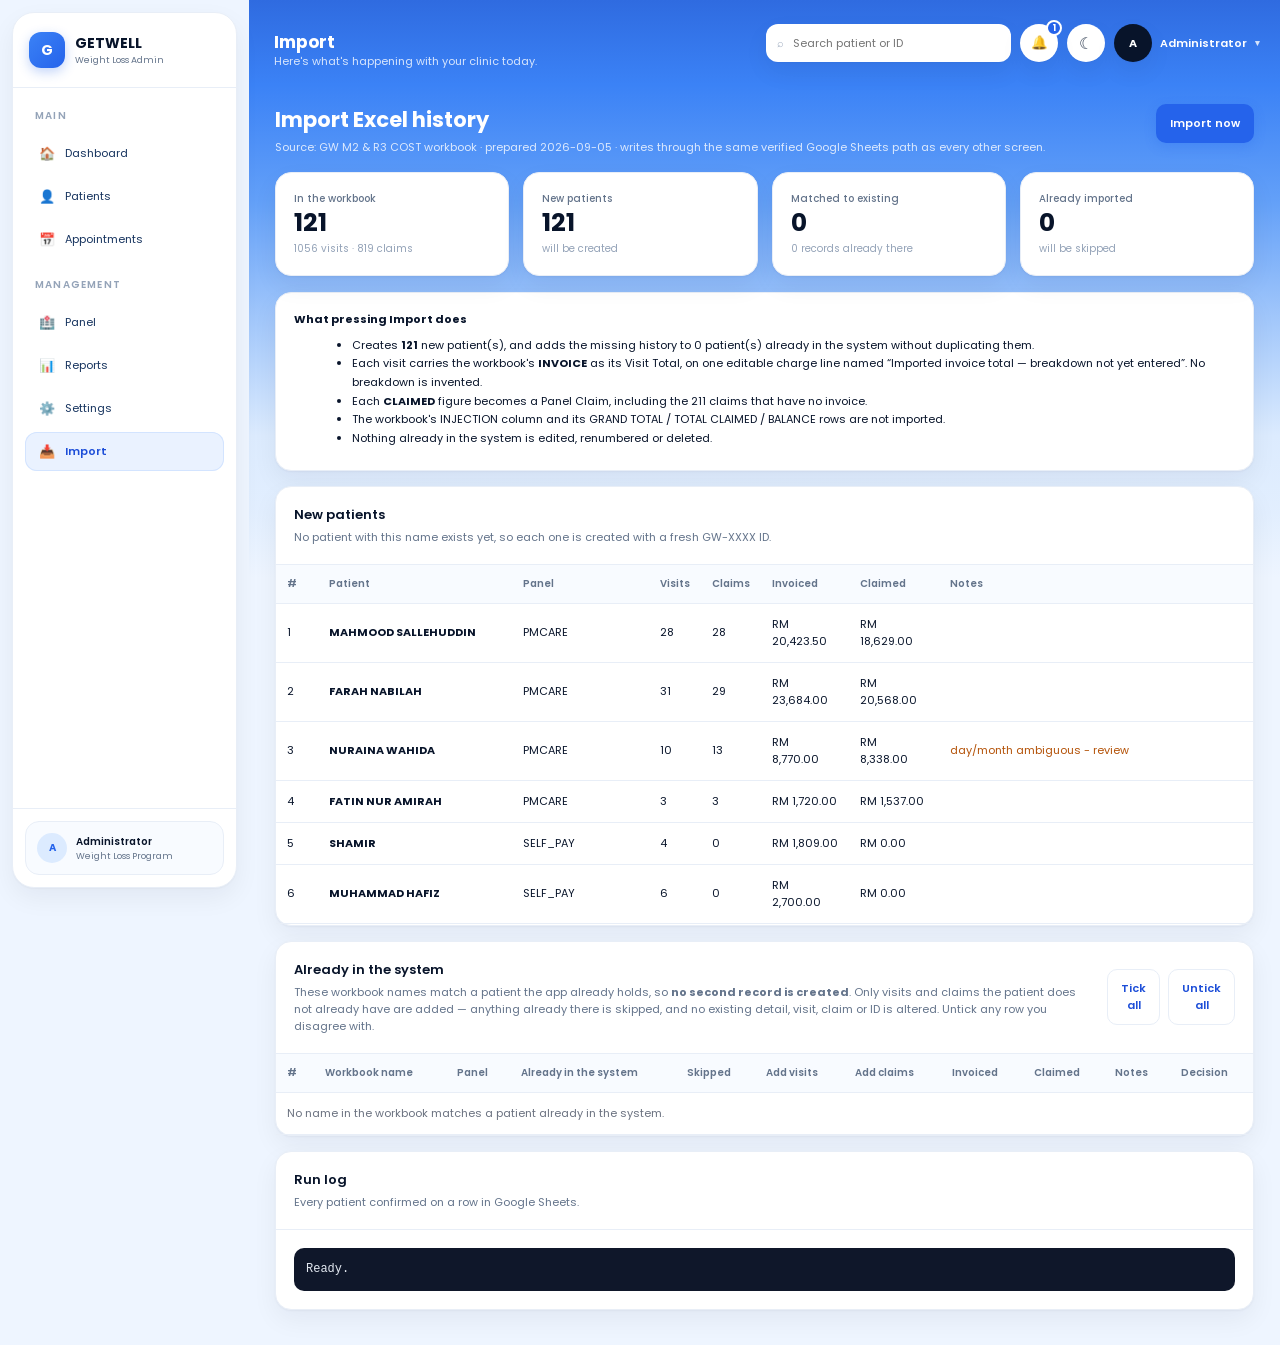
<file: import.html>
<!doctype html><html lang="en"><head><meta charset="utf-8"><meta name="viewport" content="width=device-width, initial-scale=1, viewport-fit=cover"><title>Import Excel History | Getwell</title><link rel="stylesheet" href="styles.css?v=20260905-excel-import-3"><script src="app.js?v=20260905-excel-import-3"></script><script src="import-data.js?v=20260905-excel-import-3"></script><style>
.imp-flags{font-size:12px;color:#b45309}
.imp-muted{color:#6b7280}
.imp-pill{display:inline-block;padding:2px 8px;border-radius:999px;font-size:11px;font-weight:600}
.imp-new{background:#dcfce7;color:#166534}
.imp-dupe{background:#fef3c7;color:#92400e}
.imp-done{background:#e0e7ff;color:#3730a3}
.imp-log{max-height:320px;overflow:auto;font:12px/1.6 ui-monospace,SFMono-Regular,Menlo,monospace;background:#0f172a;color:#e2e8f0;padding:12px;border-radius:10px;white-space:pre-wrap}
.imp-scroll{max-height:360px;overflow:auto}
</style></head><body><div id="root"></div>
<script>
/* =========================================================
   IMPORT — EXCEL HISTORY

   A one-off, re-runnable loader for the historical workbook
   "GW M2 & R3 COST". It does not introduce a second database
   and it does not touch a single existing record.

   How it stays safe:

     * Every write goes through upsertPatient() -> saveStore()
       -> getwellRemoteSave(), the SAME verified Google Sheets
       path the rest of the application uses. Imported records
       are ordinary records; nothing about them is read-only.

     * Every imported visit and claim carries a stable key in
       its Notes, e.g. [XL41-R43-V]. Notes round-trip to the
       Sheet, so the key survives sync, another computer and a
       browser reset. Before writing anything the importer
       reads those keys back out of the store, so running the
       import twice adds nothing the second time.

     * A patient whose name already exists is NEVER created
       again and NEVER overwritten. It is held back for your
       decision, and even when you allow it, only visits and
       claims whose key is absent are appended — existing
       personal details, visits, claims and IDs are untouched.

     * Nothing is invented. Fields the workbook does not
       contain (IC, phone, DOB, weights, doctor) are left
       blank for you to fill in.
========================================================= */

const IMPORT_DS = window.GETWELL_IMPORT_DATASET || {patients:[]};

/* The Excel INVOICE amount has no breakdown in the workbook, and
   visitTotal() in this application is the sum of a visit's charges.
   So the whole amount goes on ONE clearly-labelled charge line and
   the visit shows the correct Visit Total straight away. Split it
   into Medication / Consultation / Injection later with the normal
   charge editor and delete this line — nothing here is special. */
const IMPORT_CHARGE_LABEL = "Imported invoice total — breakdown not yet entered";

/* NAME MATCHING

   The workbook records short names ("MAHMOOD SALLEHUDDIN"); the
   application holds the full legal name ("MAHMOOD SALLEHUDDIN
   AL-RAZI BIN RAZI"). Matching on the exact string therefore misses
   patients who are already in the system and creates a duplicate of
   every one of them — which is exactly what happened on the first
   run. A workbook name now matches when it is the same name, when
   it is the beginning of the full name, or when every one of its
   words appears in the full name in order. */

const nameWords = value =>
  String(value || "").toUpperCase().replace(/[^A-Z0-9]+/g, " ").trim().split(" ").filter(Boolean);

const nameKey = value => nameWords(value).join(" ");

function matchExistingPatients(workbookName, patients){
  const wanted = nameWords(workbookName);
  const wantedKey = wanted.join(" ");
  const hits = [];

  patients.forEach(patient => {
    const held = nameWords(patient.name);
    const heldKey = held.join(" ");

    if(heldKey === wantedKey){
      hits.push({patient, how:"same name"});
      return;
    }
    if(heldKey.startsWith(wantedKey + " ")){
      hits.push({patient, how:"the workbook name is the start of the full name"});
      return;
    }
    let seen = 0;
    held.forEach(word => { if(word === wanted[seen]) seen++; });
    if(seen === wanted.length && wanted.length >= 2){
      hits.push({patient, how:"every word of the workbook name appears in the full name"});
    }
  });

  return hits;
}


/* RECORD MATCHING

   The five patients already in the system were typed in by hand, so
   their visits carry no import key. A workbook visit is treated as
   already present when the patient holds a visit on the same day for
   the same total; a claim, when the amount and claim date match.
   Dates are compared through getwellDateKey() because rows written
   before the date-only fix hold a full UTC timestamp
   ("2025-11-12T16:00:00.000Z" is 13 November in GMT+8). */

function existingRecordCounts(patient){
  const visits = new Map();
  const claims = new Map();

  (patient.visits || []).forEach(visit => {
    const total = (visit.charges || []).reduce((sum, c) => sum + (Number(c.price) || 0), 0);
    const key = getwellDateKey(visit.dateKey) + "|" + total.toFixed(2);
    visits.set(key, (visits.get(key) || 0) + 1);
  });

  (patient.claims || []).forEach(claim => {
    const key = getwellDateKey(claim.claimDate) + "|" + (Number(claim.amount) || 0).toFixed(2);
    claims.set(key, (claims.get(key) || 0) + 1);
  });

  return {visits, claims};
}

const keyTag = key => "[" + key + "]";

const impMoney = n =>
  "RM " + Number(n || 0).toLocaleString("en-MY", {minimumFractionDigits:2, maximumFractionDigits:2});


/* ---------------------------------------------------------
   WHAT IS ALREADY THERE
--------------------------------------------------------- */

function readExistingKeys(){
  const found = new Set();
  const scan = text => {
    const hits = String(text || "").match(/\[XL[A-Za-z0-9_-]+\]/g) || [];
    hits.forEach(hit => found.add(hit.slice(1, -1)));
  };
  (store().patients || []).forEach(patient => {
    (patient.visits || []).forEach(visit => {
      scan(visit.notes);
      (visit.charges || []).forEach(charge => scan(charge.notes));
    });
    (patient.claims || []).forEach(claim => scan(claim.notes));
  });
  return found;
}


/* ---------------------------------------------------------
   THE PLAN  (a dry run — nothing is written here)
--------------------------------------------------------- */

let PLAN = null;

/* Which possible-duplicate patients the user has agreed to append to.
   Held outside PLAN so that re-rendering the screen (which rebuilds
   the plan from the live store) cannot silently forget a decision. */
const ALLOWED = new Set();

function buildPlan(){
  const done = readExistingKeys();
  const patients = store().patients || [];

  const plan = {
    create: [], duplicate: [], nothingToDo: [], ambiguous: [],
    totals: {visits:0, claims:0, alreadyImported:0, skippedAsPresent:0}
  };

  IMPORT_DS.patients.forEach(source => {
    let visits = source.visits.filter(v => !done.has(v.key));
    let claims = source.claims.filter(c => !done.has(c.key));
    plan.totals.alreadyImported +=
      (source.visits.length - visits.length) + (source.claims.length - claims.length);

    const hits = matchExistingPatients(source.name, patients);

    if(hits.length > 1){
      plan.ambiguous.push({source, hits});
      return;
    }

    if(hits.length === 1){
      const held = existingRecordCounts(hits[0].patient);
      let skipped = 0;

      visits = visits.filter(v => {
        const key = v.date + "|" + Number(v.amount).toFixed(2);
        if(held.visits.get(key) > 0){
          held.visits.set(key, held.visits.get(key) - 1);
          skipped++;
          return false;
        }
        return true;
      });

      claims = claims.filter(c => {
        const key = c.date + "|" + Number(c.amount).toFixed(2);
        if(held.claims.get(key) > 0){
          held.claims.set(key, held.claims.get(key) - 1);
          skipped++;
          return false;
        }
        return true;
      });

      plan.totals.skippedAsPresent += skipped;
      plan.totals.visits += visits.length;
      plan.totals.claims += claims.length;

      /* Appending cannot overwrite anything: only records the patient
         does not already hold are added, and no field on the patient
         is touched. So a confident single match defaults to ON, and
         you can still untick it. */
      plan.duplicate.push({
        source, visits, claims, skipped,
        matches:[hits[0].patient], how:hits[0].how,
        allow: !ALLOWED.has(nameKey(source.name) + ":off")
      });
      return;
    }

    plan.totals.visits += visits.length;
    plan.totals.claims += claims.length;

    if(!visits.length && !claims.length && (source.visits.length || source.claims.length)){
      plan.nothingToDo.push({source, visits, claims, matches:[]});
    }else{
      plan.create.push({source, visits, claims, matches:[]});
    }
  });

  PLAN = plan;
  return plan;
}


/* ---------------------------------------------------------
   ID ALLOCATION

   getwellNextVisitId(), getwellNextClaimId() and
   getwellAllocatePatientId() each re-read and re-parse the whole
   store to find the highest number in use. That is right for a
   receptionist adding one visit and hopeless for ~1,900 of them,
   and the patient allocator would also hand the same GW-XXXX to
   two patients inside one unsaved chunk.

   So the highest number in use is found ONCE per chunk, from the
   working copy of the store, and the series continues from there
   using exactly the same prefixes, widths and Settings-driven
   patient format the application uses everywhere else. The IDs
   produced are indistinguishable from ones the forms produce.
--------------------------------------------------------- */

function makeAllocator(data){
  const highest = (prefix, collect) => {
    const pattern = new RegExp("^" + prefix + "(\\d+)$", "i");
    let top = 0;
    (data.patients || []).forEach(patient => {
      (collect(patient) || []).forEach(item => {
        const hit = String((item && item.id) || "").match(pattern);
        if(hit) top = Math.max(top, Number(hit[1]) || 0);
      });
    });
    return top;
  };

  let visit = highest("VIS-", patient => patient.visits);
  let claim = highest("CLM-", patient => patient.claims);

  const config = getwellPatientIdSettings();
  const escaped = config.prefix.replace(/[.*+?^${}()|[\]\\]/g, "\\$&");
  const patientPattern = new RegExp("^" + escaped + "(\\d+)$", "i");
  let patientTop = 0;
  (data.patients || []).forEach(patient => {
    const hit = String(patient.id || "").match(patientPattern);
    if(hit) patientTop = Math.max(patientTop, Number(hit[1]) || 0);
  });
  let patientNext = Math.max(config.nextNumber, patientTop + 1) - 1;

  return {
    visitId:  () => "VIS-" + String(++visit).padStart(6, "0"),
    claimId:  () => "CLM-" + String(++claim).padStart(6, "0"),
    patient:  () => {
      const number = ++patientNext;
      return {id: getwellFormatPatientId(number), number};
    }
  };
}


/* ---------------------------------------------------------
   RECORD BUILDERS

   These produce exactly the shapes patient-profile.html
   produces, so an imported record opens, edits, saves and
   deletes through the existing screens with no special case.
--------------------------------------------------------- */

function buildVisit(ids, row){
  const note = "Imported from the Excel workbook, sheet row " + row.sheetRow +
               (row.note ? " · " + row.note : "") + " " + keyTag(row.key);

  const charge = {
    id: "CH-" + row.key,
    category: "Additional",
    itemId: "",
    itemName: IMPORT_CHARGE_LABEL,
    price: Number(row.amount) || 0,
    notes: keyTag(row.key)
  };

  return {
    id: ids.visitId(),
    dateKey: getwellDateKey(row.date),
    visit: "",
    type: getwellDefaultVisitType(),
    weight: "—",
    invoiceReference: "",
    injection: "",
    dose: "",
    medication: "",
    additionalTreatment: "",
    otherName: IMPORT_CHARGE_LABEL,
    notes: note,
    pdfName: "",
    pdfFile: null,
    arboleafText: "",
    arboleafMetrics: {},
    photos: [],
    charges: [charge],
    status: "Completed",
    billing: {
      injection:  {price:0, notes:""},
      medication: {price:0, notes:""},
      treatment:  {price:0, notes:""},
      other:      {price:Number(row.amount) || 0, notes:""},
      /* The workbook's CLAIMED figure is a PANEL CLAIM, not a
         per-visit panel allocation, so these stay at zero. */
      panel: 0,
      selfPay: 0
    }
  };
}

function buildClaim(ids, row, visitId){
  return {
    id: ids.claimId(),
    amount: Number(row.amount) || 0,
    claimDate: getwellDateKey(row.date),
    visitId: visitId || "",
    notes: "Imported from the Excel workbook, sheet row " + row.sheetRow +
           (row.note ? " · " + row.note : "") + " " + keyTag(row.key)
  };
}

function buildPatient(allocation, source){
  const initials = String(source.name || "")
    .split(/\s+/).map(part => part[0] || "").join("").slice(0,2).toUpperCase();

  return {
    id: allocation.id,
    name: source.name,
    initials,
    status: getwellDefaultPatientStatus(),
    panelProvider: source.panelProvider
      ? normalizePanelType(source.panelProvider)
      : "",
    otherPanelName: source.otherPanelName || "",
    panelStatus: "Active",
    panelSuspensionNote: "",
    /* Not in the workbook. Left blank on purpose — never invented. */
    phone: "", dob: "", gender: "", height: "",
    startingWeight: 0, currentWeight: 0, goalWeight: 0,
    startDate: (source.visits[0] && source.visits[0].date) || "",
    doctor: "",
    visits: [], claims: [], appointments: [], measurements: []
  };
}

/* Appends the outstanding rows to a patient object in memory.
   Existing visits and claims on that object are never read,
   rewritten or reordered by this function. */
function applyRows(ids, patient, entry){
  if(!Array.isArray(patient.visits)) patient.visits = [];
  if(!Array.isArray(patient.claims)) patient.claims = [];

  const madeByRow = new Map();

  entry.visits.forEach(row => {
    const visit = buildVisit(ids, row);
    patient.visits.push(visit);
    madeByRow.set(row.sheetRow, visit.id);
  });

  entry.claims.forEach(row => {
    /* A claim is linked to the visit from the SAME workbook row when
       one exists. A claim with no invoice simply has no visit — which
       the workbook contains, and which is valid. */
    patient.claims.push(buildClaim(ids, row, madeByRow.get(row.sheetRow)));
  });

  if(entry.visits.length && typeof getwellRenumberVisits === "function"){
    getwellRenumberVisits(patient);
    (patient.visits || []).forEach(visit => {
      if(typeof getwellVisitLabel === "function"){
        visit.visit = getwellVisitLabel(patient, visit);
      }
    });
  }

  return patient;
}


/* ---------------------------------------------------------
   COMMIT

   saveStore() posts the whole store, so the import is applied
   in chunks and each chunk is VERIFIED against Google Sheets
   before the next one starts. A chunk that fails stops the run
   with the reason; everything already verified stays saved and
   its keys make a re-run skip it.
--------------------------------------------------------- */

let RUNNING = false;

/* The run log lives here, not in the DOM, so re-rendering the plan
   after an import does not throw away the record of what was
   written. */
let LOG = [];

function paintLog(){
  const box = document.getElementById("impLog");
  if(!box) return;
  box.textContent = LOG.length ? LOG.join("\n") : "Ready.";
  box.scrollTop = box.scrollHeight;
}

function logLine(text){
  LOG.push(text);
  paintLog();
}

async function runImport(){
  if(RUNNING) return;
  if(!getwellRemoteConfigured()){
    alert("Google Sheets is not configured, so nothing can be saved permanently. Set GETWELL_SHEETS_API_URL in app.js first.");
    return;
  }

  const queue = [
    ...PLAN.create.map(entry => ({entry, mode:"create"})),
    ...PLAN.duplicate.filter(entry => entry.allow && (entry.visits.length || entry.claims.length))
                     .map(entry => ({entry, mode:"append"}))
  ];

  if(!queue.length){
    alert("There is nothing outstanding to import.");
    return;
  }

  if(!confirm(
    "Import " + queue.length + " patient(s) into Google Sheets?\n\n" +
    "Existing patients, visits and claims are not modified."
  )) return;

  RUNNING = true;
  const button = document.getElementById("impRun");
  if(button){ button.disabled = true; button.textContent = "Importing…"; }

  const CHUNK = 8;
  let savedPatients = 0, savedVisits = 0, savedClaims = 0, failed = null;

  for(let i = 0; i < queue.length && !failed; i += CHUNK){
    const slice = queue.slice(i, i + CHUNK);
    const data = store();
    const ids  = makeAllocator(data);

    const touched = [];
    slice.forEach(job => {
      let patient;
      if(job.mode === "append"){
        patient = data.patients.find(candidate => candidate.id === job.entry.matches[0].id);
        if(!patient) return;
      }else{
        const allocation = ids.patient();
        patient = buildPatient(allocation, job.entry.source);
        /* Keep the Settings counter in step, exactly as
           patients.html does after it creates a patient. */
        getwellAdvancePatientNumber(allocation.number);
        data.patients.push(patient);
      }
      applyRows(ids, patient, job.entry);
      getwellStampRecord(patient);
      touched.push({patient, job});
    });

    const result = await saveStore(data);

    if(!result || !result.ok){
      failed = (result && result.error) || "Google Sheets did not confirm the write.";
      logLine("STOPPED at patient " + (i + 1) + ": " + failed);
      break;
    }

    touched.forEach(({patient, job}) => {
      savedPatients += 1;
      savedVisits += job.entry.visits.length;
      savedClaims += job.entry.claims.length;
      logLine(
        (job.mode === "append" ? "appended to " : "created ") +
        patient.id + "  " + patient.name +
        "  (" + job.entry.visits.length + " visits, " + job.entry.claims.length + " claims)"
      );
    });
  }

  RUNNING = false;
  if(button){ button.disabled = false; button.textContent = "Import now"; }

  logLine("");
  logLine("Patients written : " + savedPatients);
  logLine("Visits written   : " + savedVisits);
  logLine("Claims written   : " + savedClaims);
  logLine(failed
    ? "FINISHED WITH AN ERROR — everything listed above is verified in Google Sheets. Fix the error and press Import again; the records above will be skipped."
    : "FINISHED — every record above was read back off a row in Google Sheets.");

  getwellNotify(
    failed ? "Import stopped: " + failed
           : "Imported " + savedPatients + " patients into Google Sheets.",
    failed ? "error" : "success"
  );

  render();
}


/* ---------------------------------------------------------
   SCREEN
--------------------------------------------------------- */

function rememberDecision(entry, allowed){
  const key = nameKey(entry.source.name) + ":off";
  entry.allow = allowed;
  if(allowed) ALLOWED.delete(key); else ALLOWED.add(key);
}

function toggleDuplicate(index, allowed){
  if(PLAN.duplicate[index]) rememberDecision(PLAN.duplicate[index], allowed);
  renderCounts();
}

function setAllDuplicates(allowed){
  PLAN.duplicate.forEach(entry => rememberDecision(entry, allowed));
  render();
}

function renderCounts(){
  const el = document.getElementById("impSelected");
  if(!el) return;
  const chosen = PLAN.duplicate.filter(entry => entry.allow).length;
  el.textContent = String(PLAN.create.length + chosen);
}

function flagText(rows){
  const flags = rows.flatMap(row => row.flags || []);
  return flags.length ? [...new Set(flags)].join("; ") : "";
}

function planRow(entry, index, kind){
  const source = entry.source;
  const flags = flagText([...entry.visits, ...entry.claims]);
  const panel = source.panelProvider
    ? escapeHtml(source.panelProvider) + (source.panelReview ? ' <span class="imp-flags">check</span>' : "")
    : '<span class="imp-flags">not stated — left blank</span>';

  const pick = kind === "duplicate"
    ? '<td><label style="display:flex;gap:6px;align-items:center"><input type="checkbox" ' +
        (entry.allow ? "checked " : "") +
        'onchange="toggleDuplicate(' + index + ', this.checked)"> add history</label></td>'
    : "";

  const matched = kind === "duplicate"
    ? "<td>" + entry.matches.map(m => escapeHtml(m.id + " · " + (m.name || ""))).join("<br>") +
      '<br><span class="imp-muted" style="font-size:12px">' + escapeHtml(entry.how || "") + "</span></td>" +
      "<td>" + (entry.skipped ? entry.skipped + " already there" : "—") + "</td>"
    : "";

  return "<tr>" +
    "<td>" + (source.seq == null ? '<span class="imp-flags">no number</span>' : source.seq) + "</td>" +
    "<td><strong>" + escapeHtml(source.name) + "</strong>" +
      (source.headerNote ? '<br><span class="imp-muted" style="font-size:12px">' + escapeHtml(source.headerNote) + "</span>" : "") +
    "</td>" +
    "<td>" + panel + "</td>" +
    matched +
    "<td>" + entry.visits.length + "</td>" +
    "<td>" + entry.claims.length + "</td>" +
    "<td>" + impMoney(entry.visits.reduce((s, r) => s + (+r.amount || 0), 0)) + "</td>" +
    "<td>" + impMoney(entry.claims.reduce((s, r) => s + (+r.amount || 0), 0)) + "</td>" +
    '<td class="imp-flags">' + escapeHtml(flags) + "</td>" +
    pick +
  "</tr>";
}

function render(){
  buildPlan();

  const totalVisits = IMPORT_DS.patients.reduce((s, p) => s + p.visits.length, 0);
  const totalClaims = IMPORT_DS.patients.reduce((s, p) => s + p.claims.length, 0);

  const kpi = (label, value, sub) =>
    '<div class="kpi"><div class="kpi-main"><div class="kpi-label">' + label +
    '</div><div class="kpi-value">' + value + '</div>' +
    (sub ? '<div class="kpi-sub">' + sub + "</div>" : "") + "</div></div>";

  const createTable =
    '<div class="table-wrap imp-scroll"><table class="table"><thead><tr>' +
    "<th>#</th><th>Patient</th><th>Panel</th><th>Visits</th><th>Claims</th>" +
    "<th>Invoiced</th><th>Claimed</th><th>Notes</th>" +
    "</tr></thead><tbody>" +
    (PLAN.create.length
      ? PLAN.create.map((entry, i) => planRow(entry, i, "create")).join("")
      : '<tr><td colspan="8" class="imp-muted">Nothing outstanding.</td></tr>') +
    "</tbody></table></div>";

  const dupeTable =
    '<div class="table-wrap imp-scroll"><table class="table"><thead><tr>' +
    "<th>#</th><th>Workbook name</th><th>Panel</th><th>Already in the system</th><th>Skipped</th>" +
    "<th>Add visits</th><th>Add claims</th><th>Invoiced</th><th>Claimed</th><th>Notes</th><th>Decision</th>" +
    "</tr></thead><tbody>" +
    (PLAN.duplicate.length
      ? PLAN.duplicate.map((entry, i) => planRow(entry, i, "duplicate")).join("")
      : '<tr><td colspan="11" class="imp-muted">No name in the workbook matches a patient already in the system.</td></tr>') +
    "</tbody></table></div>";

  const body = `
    <div class="page-head">
      <div>
        <h1 style="margin:0">Import Excel history</h1>
        <p class="imp-muted" style="margin:4px 0 0">
          Source: ${escapeHtml(IMPORT_DS.source || "workbook")} ·
          prepared ${escapeHtml(IMPORT_DS.generated || "")} ·
          writes through the same verified Google Sheets path as every other screen.
        </p>
      </div>
      <button id="impRun" class="primary" type="button" onclick="runImport()">Import now</button>
    </div>

    <div class="kpi-grid">
      ${kpi("In the workbook", IMPORT_DS.patients.length, totalVisits + " visits · " + totalClaims + " claims")}
      ${kpi("New patients", PLAN.create.length, "will be created")}
      ${kpi("Matched to existing", PLAN.duplicate.length, PLAN.totals.skippedAsPresent + " records already there")}
      ${kpi("Already imported", PLAN.totals.alreadyImported, "will be skipped")}
    </div>

    <div class="card" style="margin-bottom:15px"><div class="card-body">
      <p style="margin:0 0 8px"><strong>What pressing Import does</strong></p>
      <ul style="margin:0 0 4px 18px;line-height:1.7">
        <li>Creates <strong id="impSelected">${PLAN.create.length}</strong> new patient(s), and adds the missing history to
            ${PLAN.duplicate.length} patient(s) already in the system without duplicating them.</li>
        <li>Each visit carries the workbook's <strong>INVOICE</strong> as its Visit Total, on one editable charge line named
            “${escapeHtml(IMPORT_CHARGE_LABEL)}”. No breakdown is invented.</li>
        <li>Each <strong>CLAIMED</strong> figure becomes a Panel Claim, including the ${
              IMPORT_DS.patients.reduce((s,p)=>s+p.claims.filter(c=>!c.hasInvoice).length,0)
            } claims that have no invoice.</li>
        <li>The workbook's INJECTION column and its GRAND TOTAL / TOTAL CLAIMED / BALANCE rows are not imported.</li>
        <li>Nothing already in the system is edited, renumbered or deleted.</li>
      </ul>
    </div></div>

    <div class="card" style="margin-bottom:15px">
      <div class="card-head"><div><h2>New patients</h2>
        <p>No patient with this name exists yet, so each one is created with a fresh GW-XXXX ID.</p></div></div>
      ${createTable}
    </div>

    <div class="card" style="margin-bottom:15px">
      <div class="card-head">
        <div><h2>Already in the system</h2>
          <p>These workbook names match a patient the app already holds, so <strong>no second record is created</strong>.
             Only visits and claims the patient does not already have are added — anything already there is skipped,
             and no existing detail, visit, claim or ID is altered. Untick any row you disagree with.</p></div>
        <div style="display:flex;gap:8px">
          <button class="secondary" type="button" onclick="setAllDuplicates(true)">Tick all</button>
          <button class="secondary" type="button" onclick="setAllDuplicates(false)">Untick all</button>
        </div>
      </div>
      ${dupeTable}
    </div>

    ${PLAN.ambiguous.length ? `
    <div class="card" style="margin-bottom:15px">
      <div class="card-head"><div><h2>Needs your decision</h2>
        <p>These workbook names match more than one patient, so nothing is imported for them.</p></div></div>
      <div class="table-wrap"><table class="table"><thead><tr><th>#</th><th>Workbook name</th><th>Candidates</th></tr></thead><tbody>
      ${PLAN.ambiguous.map(a => "<tr><td>" + a.source.seq + "</td><td>" + escapeHtml(a.source.name) + "</td><td>" +
        a.hits.map(h => escapeHtml(h.patient.id + " · " + h.patient.name)).join("<br>") + "</td></tr>").join("")}
      </tbody></table></div>
    </div>` : ""}

    <div class="card">
      <div class="card-head"><div><h2>Run log</h2><p>Every patient confirmed on a row in Google Sheets.</p></div></div>
      <div class="card-body"><div class="imp-log" id="impLog"></div></div>
    </div>
  `;

  document.getElementById("root").innerHTML = shell("Import", "import", body);
  renderCounts();
  paintLog();
}

render();
</script></body></html>
</file>
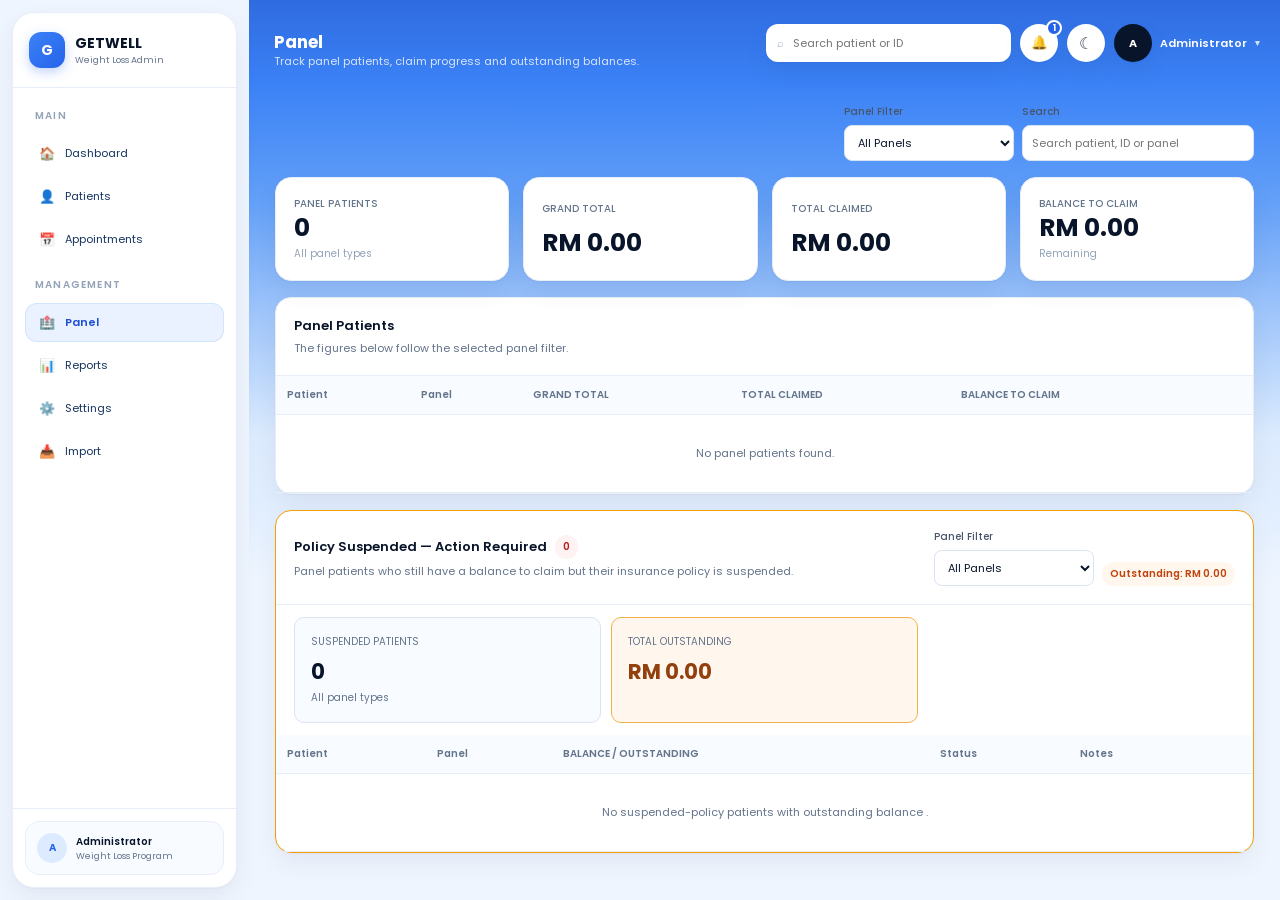
<file: panel.html>
<!doctype html>
<html lang="en">

<head>
<meta charset="utf-8">
<meta name="viewport" content="width=device-width, initial-scale=1, viewport-fit=cover">
<title>Panel | Getwell</title>
<link rel="stylesheet" href="styles.css?v=20260905-excel-import-3">
<script src="app.js?v=20260905-excel-import-3"></script>
</head>

<body>

<div id="root"></div>


<!-- =========================================================
     PANEL PATIENT DETAIL
========================================================= -->

<div class="modal-wrap" id="panelDetailModal">

  <div class="modal" style="width:min(1050px,96vw)">

    <div class="modal-head">

      <div>
        <h2 id="panelDetailTitle">Panel Patient</h2>
        <p id="panelDetailSub"></p>
      </div>

      <button
        type="button"
        class="modal-close"
        onclick="closePanelDetail()"
      >
        ×
      </button>

    </div>

    <div
      class="modal-body"
      id="panelDetailContent"
    ></div>

  </div>

</div>


<script>

/* =========================================================
   PAGE
========================================================= */

document.getElementById("root").innerHTML = shell(
  "Panel",
  "panel",
  `

  <div class="page-head">

    <div></div>

    <div
      style="
        display:flex;
        gap:8px;
        align-items:flex-end;
        flex-wrap:wrap;
        justify-content:flex-end;
      "
    >

      <div class="form-group" style="min-width:170px">

        <label>
          Panel Filter
        </label>

        <select
          id="panelFilter"
          class="claim-input"
          onchange="
            renderPanelKpis();
            renderPanelPatients();
          "
        >
          <option value="ALL">All Panels</option>
          <option value="PMCARE">PMCARE</option>
          <option value="UITM">UITM</option>
          <option value="COMPUMED">COMPUMED</option>
          <option value="MICARE">MICARE</option>
          <option value="SELCARE">SELCARE</option>
          <option value="IHP">IHP</option>
          <option value="ASP">ASP</option>
          <option value="HEALTHCONNECT">HEALTHCONNECT</option>
          <option value="EMAS">EMAS</option>
          <option value="SELFPAY">SELFPAY</option>
          <option value="SPONSORED">SPONSORED</option>
        </select>

      </div>


      <div class="form-group" style="min-width:220px">

        <label>
          Search
        </label>

        <input
          id="panelSearch"
          class="claim-input"
          placeholder="Search patient, ID or panel"
          oninput="
            renderPanelPatients()
          "
        >

      </div>

    </div>

  </div>


  <!-- =======================================================
       PANEL KPI
  ======================================================== -->

  <div
    class="kpi-grid"
    id="panelKpis"
  ></div>


  <!-- =======================================================
       PANEL PATIENTS
  ======================================================== -->

  <div class="card">

    <div class="card-head">

      <div>

        <h2>
          Panel Patients
        </h2>

        <p>
          The figures below follow the selected panel filter.
        </p>

      </div>

    </div>


    <div class="table-wrap">

      <table class="table">

        <thead>

          <tr>

            <th>
              Patient
            </th>

            <th>
              Panel
            </th>

            <th>
              GRAND TOTAL
            </th>

            <th>
              TOTAL CLAIMED
            </th>

            <th>
              BALANCE TO CLAIM
            </th>

            <th>
            </th>

          </tr>

        </thead>


        <tbody
          id="panelRows"
        ></tbody>

      </table>

    </div>

  </div>


  <!-- =======================================================
       DANGER / SUSPENDED POLICY
  ======================================================== -->

  <div
    class="card"
    style="
      margin-top:16px;
      border-color:#F59E0B;
    "
  >

    <div class="card-head">

      <div>

        <div
          style="
            display:flex;
            align-items:center;
            gap:8px;
          "
        >

          <h2>
            Policy Suspended — Action Required
          </h2>


          <span
            id="suspendedCount"
            class="badge red"
          >
            0
          </span>

        </div>


        <p>
          Panel patients who still have a balance to claim but their insurance policy is suspended.
        </p>

      </div>


      <div
        style="
          display:flex;
          align-items:flex-end;
          gap:8px;
          flex-wrap:wrap;
          justify-content:flex-end;
        "
      >

        <div
          class="form-group"
          style="min-width:160px"
        >

          <label>
            Panel Filter
          </label>

          <select
            id="suspendedPanelFilter"
            class="claim-input"
            onchange="renderSuspendedPatients()"
          >
            <option value="ALL">All Panels</option>
            <option value="PMCARE">PMCARE</option>
            <option value="UITM">UITM</option>
            <option value="COMPUMED">COMPUMED</option>
            <option value="MICARE">MICARE</option>
            <option value="SELCARE">SELCARE</option>
            <option value="IHP">IHP</option>
            <option value="ASP">ASP</option>
            <option value="HEALTHCONNECT">HEALTHCONNECT</option>
            <option value="EMAS">EMAS</option>
            <option value="SELFPAY">SELFPAY</option>
            <option value="SPONSORED">SPONSORED</option>
          </select>

        </div>

        <div
          id="suspendedTotal"
          class="badge orange"
        >
          Outstanding: RM 0.00
        </div>

      </div>

    </div>


    <div
      id="suspendedPanelSummary"
      class="card-body"
      style="
        padding-top:12px;
        padding-bottom:12px;
      "
    ></div>

    <div class="table-wrap">

      <table class="table">

        <thead>

          <tr>

            <th>
              Patient
            </th>

            <th>
              Panel
            </th>

            <th>
              BALANCE / OUTSTANDING
            </th>

            <th>
              Status
            </th>

            <th>
              Notes
            </th>

            <th>
            </th>

          </tr>

        </thead>


        <tbody
          id="suspendedRows"
        ></tbody>

      </table>

    </div>

  </div>


  `
);


/* =========================================================
   PANEL FILTER OPTIONS
========================================================= */

function buildPanelFilter(){
  const current = panelFilter.value || "ALL";
  const options = getwellActivePanels();
  panelFilter.innerHTML =
    `<option value="ALL">All Panels</option>` +
    options.map(panel => `<option value="${escapeHtml(panel.id)}">${escapeHtml(panel.name)}</option>`).join("");

  panelFilter.value =
    ["ALL", ...options.map(panel=>String(panel.id))]
      .includes(current) ? current : "ALL";
}


/* =========================================================
   RAW PANEL PATIENTS
========================================================= */

function getPanelPatientsRaw(){

  return store()
    .patients
    .filter(
      patient =>
        patientUsesPanel(
          patient
        )
    );

}


/* =========================================================
   SELECTED PANEL PATIENTS
========================================================= */

function getFilteredPanelPatients(){

  const selected =
    panelFilter.value || "ALL";


  const search =
    (
      panelSearch.value ||
      ""
    )
    .trim()
    .toLowerCase();


  return getPanelPatientsRaw()
    .filter(
      patient => {

        const panel =
          getPanelName(patient);

        const matchesPanel =
          selected === "ALL" ||
          String(patient.panelProvider || "").toUpperCase() === String(selected).toUpperCase();


        const searchable =
          (
            patient.name ||
            ""
          )
          + " " +
          (
            patient.id ||
            ""
          )
          + " " +
          panel;


        const matchesSearch =
          !search ||
          searchable
            .toLowerCase()
            .includes(search);


        return (
          matchesPanel &&
          matchesSearch
        );

      }
    );

}


/* =========================================================
   KPI
========================================================= */

function renderPanelKpis(){

  const selectedPanel =
    panelFilter?.value ||
    "ALL";

  const patients =
    getPanelPatientsRaw()
      .filter(
        patient => {

          return (
            selectedPanel === "ALL" ||
            String(patient.panelProvider || "").toUpperCase() === String(selectedPanel).toUpperCase()
          );

        }
      );

  let g = 0;
  let c = 0;

  patients.forEach(
    patient => {

      const f =
        finance(
          patient
        );

      g += f.grand;
      c += f.claimed;

    }
  );

  panelKpis.innerHTML = `
    <div class="kpi">
      <div class="kpi-label">PANEL PATIENTS</div>
      <div class="kpi-value">${patients.length}</div>
      <div class="kpi-sub">${selectedPanel === "ALL" ? "All panel types" : (getwellPanelById(selectedPanel)?.name || selectedPanel)}</div>
    </div>
    <div class="kpi">
      <div class="kpi-label">GRAND TOTAL</div>
      <div class="kpi-value">${money(g)}</div>
    </div>
    <div class="kpi">
      <div class="kpi-label">TOTAL CLAIMED</div>
      <div class="kpi-value">${money(c)}</div>
    </div>
    <div class="kpi">
      <div class="kpi-label">${g - c < 0 ? "OVERCLAIMED" : "BALANCE TO CLAIM"}</div>
      <div class="kpi-value">${money(Math.abs(g - c))}</div>
      <div class="kpi-sub">${g - c < 0 ? "Overclaimed" : "Remaining"}</div>
    </div>`;
}


/* =========================================================
   PANEL TABLE
========================================================= */

function renderPanelPatients(){

  const patients =
    getFilteredPanelPatients();


  panelRows.innerHTML =

    patients.length

      ? patients
          .map(
            patient => {

              const f =
                finance(
                  patient
                );


              return `

                <tr>

                  <td>

                    <strong>
                      ${escapeHtml(patient.name)}
                    </strong>


                    <div
                      class="row-sub"
                    >
                      ${escapeHtml(patient.id)}
                    </div>

                  </td>


                  <td>

                    <span
                      class="panel-chip"
                    >
                      ${getPanelName(
                        patient
                      )}
                    </span>

                  </td>


                  <td>
                    ${money(
                      f.grand
                    )}
                  </td>


                  <td>
                    ${money(
                      f.claimed
                    )}
                  </td>


                  <td>

                    <span
                      class="
                        badge
                        ${
                          f.balance < 0
                            ? "red"
                            : f.balance > 0
                              ? "orange"
                              : "green"
                        }
                      "
                    >
                      ${money(Math.abs(f.balance))}
                    </span>

                  </td>


                  <td>

                    <button
                      type="button"
                      class="secondary"
                      style="
                        padding:
                          7px
                          9px;
                      "
                      onclick="
                        openPanelDetail(
                          '${escapeHtml(patient.id)}'
                        )
                      "
                    >
                      View Claims →
                    </button>

                  </td>

                </tr>

              `;

            }
          )
          .join("")


      : `

        <tr>

          <td
            colspan="6"
            style="
              text-align:center;
              padding:30px;
              color:var(--muted);
            "
          >
            No panel patients found.
          </td>

        </tr>

      `;

}


/* =========================================================
   SUSPENDED / DANGER ZONE
========================================================= */

function buildSuspendedPanelFilter(){
  const current = suspendedPanelFilter.value || "ALL";
  const options = getwellActivePanels();
  suspendedPanelFilter.innerHTML =
    `<option value="ALL">All Panels</option>` +
    options.map(panel => `<option value="${escapeHtml(panel.id)}">${escapeHtml(panel.name)}</option>`).join("");

  suspendedPanelFilter.value =
    ["ALL", ...options.map(panel=>String(panel.id))]
      .includes(current) ? current : "ALL";
}


function getSuspendedPatients(){

  const selected =
    suspendedPanelFilter.value ||
    "ALL";

  return getPanelPatientsRaw()
    .filter(
      patient => {

        const f = finance(patient);

        return (
          isPanelSuspended(patient) &&
          f.balance !== 0 &&
          (
            selected === "ALL" ||
            String(patient.panelProvider || "").toUpperCase() === String(selected).toUpperCase()
          )
        );
      }
    );
}


function renderSuspendedPatients(){

  const patients =
    getSuspendedPatients();

  let totalOutstanding =
    0;

  patients.forEach(
    patient => {

      totalOutstanding +=
        finance(
          patient
        ).balance;

    }
  );

  const selected =
    suspendedPanelFilter.value ||
    "ALL";

  suspendedCount.textContent =
    patients.length;

  suspendedTotal.textContent =
    `Outstanding: ${money(
      totalOutstanding
    )}`;

  suspendedPanelSummary.innerHTML = `

    <div class="finance-grid">

      <div class="finance-card">

        <div class="label">
          SUSPENDED PATIENTS
        </div>

        <div class="value">
          ${patients.length}
        </div>

        <div
          style="
            font-size:10px;
            color:var(--muted);
            margin-top:3px;
          "
        >
          ${
            selected === "ALL"
              ? "All panel types"
              : selected
          }
        </div>

      </div>

      <div class="finance-card balance">

        <div class="label">
          TOTAL OUTSTANDING
        </div>

        <div class="value">
          ${money(
            totalOutstanding
          )}
        </div>

      </div>

    </div>

  `;

  suspendedRows.innerHTML =

    patients.length

      ? patients
          .map(
            patient => {

              const balance =
                finance(
                  patient
                ).balance;

              const note =
                panelSuspensionNote(
                  patient
                );

              return `

                <tr>

                  <td>

                    <strong>
                      ${escapeHtml(patient.name)}
                    </strong>

                    <div
                      class="row-sub"
                    >
                      ${escapeHtml(patient.id)}
                    </div>

                  </td>

                  <td>

                    <span
                      class="panel-chip"
                    >
                      ${getPanelName(
                        patient
                      )}
                    </span>

                  </td>

                  <td>

                    <span
                      class="badge red"
                    >
                      ${money(
                        balance
                      )}
                    </span>

                  </td>

                  <td>

                    <span
                      class="badge red"
                    >
                      SUSPENDED
                    </span>

                  </td>

                  <td>

                    <div
                      style="
                        max-width:390px;
                        line-height:16px;
                      "
                    >
                      ${
                        note ||
                        "No suspension note entered."
                      }
                    </div>

                  </td>

                  <td>

                    <a
                      class="secondary"
                      style="
                        padding:
                          7px
                          9px;
                      "
                      href="
                        patient-profile.html?patient=${encodeURIComponent(
                          patient.id
                        )}
                      "
                    >
                      Open Patient
                    </a>

                  </td>

                </tr>

              `;

            }
          )
          .join("")

      : `

        <tr>

          <td
            colspan="6"
            style="
              text-align:center;
              padding:30px;
              color:var(--muted);
            "
          >
            No suspended-policy patients
            with outstanding balance
            ${
              selected === "ALL"
                ? "."
                : ` for ${selected}.`
            }
          </td>

        </tr>

      `;

}


/* =========================================================
   COMPLETE PANEL PAGE RENDER
========================================================= */

function renderPanelPage(){

  renderPanelKpis();

  renderPanelPatients();

  renderSuspendedPatients();

}


/* =========================================================
   PANEL DETAIL
========================================================= */

function openPanelDetail(
  patientId
){

  const patient =
    getPatient(
      patientId
    );


  if(!patient){
    return;
  }


  const f =
    finance(
      patient
    );


  const claims =
    ensureClaims(
      patient
    );


  panelDetailTitle.textContent =
    patient.name;


  panelDetailSub.textContent =
    `${escapeHtml(patient.id)} · ${getPanelName(
      patient
    )}`;


  panelDetailContent.innerHTML = `

    <div
      class="finance-grid"
      style="
        margin-bottom:18px;
      "
    >

      <div class="finance-card">

        <div class="label">
          GRAND TOTAL
        </div>

        <div class="value">
          ${money(
            f.grand
          )}
        </div>

      </div>


      <div class="finance-card">

        <div class="label">
          TOTAL CLAIMED
        </div>

        <div class="value">
          ${money(
            f.claimed
          )}
        </div>

      </div>


      <div
        class="
          finance-card
          balance
        "
      >

        <div class="label">
          ${f.balance < 0 ? "OVERCLAIMED" : "BALANCE TO CLAIM"}
        </div>

        <div class="value">
          ${money(Math.abs(f.balance))}
        </div>

      </div>

    </div>


    ${
      isPanelSuspended(
        patient
      )
        ? `

          <div
            style="
              padding:14px;
              border:
                1px solid
                #F59E0B;
              background:#FFF7ED;
              border-radius:10px;
              margin-bottom:18px;
            "
          >

            <div
              style="
                font-weight:700;
                color:#B45309;
              "
            >
              ⚠ Policy Suspended
            </div>


            <div
              style="
                font-size:10px;
                color:#92400E;
                margin-top:4px;
              "
            >
              ${
                panelSuspensionNote(
                  patient
                ) ||
                "No suspension note entered."
              }
            </div>

          </div>

        `
        : ""
    }


    <div
      style="
        display:flex;
        justify-content:space-between;
        align-items:center;
        gap:15px;
        margin-bottom:10px;
      "
    >

      <div>

        <strong>
          Claim History
        </strong>

        <div
          class="row-sub"
        >
          Claims may be submitted on the visit date,
          a later date, or a non-visit day.
        </div>

      </div>


      <a
        class="primary"
        style="
          padding:
            8px
            11px;
        "
        href="
          patient-profile.html?patient=${encodeURIComponent(
            patient.id
          )}&openClaim=1
        "
      >
        ＋ Add Claim
      </a>

    </div>


    <div class="table-wrap">

      <table class="table">

        <thead>

          <tr>

            <th>
              Claim Date
            </th>

            <th>
              Related Visit
            </th>

            <th>
              Claim Amount
            </th>

            <th>
              Notes
            </th>

          </tr>

        </thead>


        <tbody>

          ${
            claims.length

              ? claims
                  .slice()
                  .sort(
                    (a,b) =>
                      (
                        b.claimDate ||
                        ""
                      )
                      .localeCompare(
                        a.claimDate ||
                        ""
                      )
                  )
                  .map(
                    claim => {

                      const visit =
                        (
                          patient.visits ||
                          []
                        )
                        .find(
                          v =>
                            v.id ===
                            claim.visitId
                        );


                      return `

                        <tr>

                          <td>
                            ${
                              getwellDateKey(claim.claimDate) ||
                              "—"
                            }
                          </td>

                          <td>
                            ${
                              visit?.visit ||
                              "No specific visit"
                            }
                          </td>

                          <td>
                            ${money(
                              claim.amount
                            )}
                          </td>

                          <td>
                            ${
                              claim.notes ||
                              "—"
                            }
                          </td>

                        </tr>

                      `;

                    }
                  )
                  .join("")

              : `

                <tr>

                  <td
                    colspan="4"
                    style="
                      text-align:center;
                      padding:28px;
                      color:var(--muted);
                    "
                  >
                    No claims recorded.
                  </td>

                </tr>

              `
          }

        </tbody>

      </table>

    </div>


    <div
      style="
        margin-top:22px;
      "
    >

      <strong>
        Visit History
      </strong>

      <div
        class="table-wrap"
        style="
          margin-top:8px;
        "
      >

        <table class="table">

          <thead>

            <tr>

              <th>
                Visit
              </th>

              <th>
                Date
              </th>

              <th>
                Invoice
              </th>

            </tr>

          </thead>


          <tbody>

            ${
              (
                patient.visits ||
                []
              )
              .map(
                visit => `

                  <tr>

                    <td>
                      ${escapeHtml(visit.visit)}
                    </td>

                    <td>
                      ${escapeHtml(getwellDateKey(visit.dateKey))}
                    </td>

                    <td>
                      ${money(
                        visitTotal(
                          visit
                        )
                      )}
                    </td>

                  </tr>

                `
              )
              .join("")

              ||

              `

                <tr>

                  <td
                    colspan="3"
                    style="
                      text-align:center;
                      padding:28px;
                      color:var(--muted);
                    "
                  >
                    No visits recorded.
                  </td>

                </tr>

              `
            }

          </tbody>

        </table>

      </div>

    </div>

  `;


  panelDetailModal
    .classList
    .add("show");

}


function closePanelDetail(){

  panelDetailModal
    .classList
    .remove("show");

}


/* =========================================================
   START
========================================================= */

buildPanelFilter();
buildSuspendedPanelFilter();
renderPanelPage();
renderNotifications();


/* =========================================================
   BACKGROUND SYNC -> IN-PLACE REFRESH

   Google Sheets synchronisation no longer reloads the page.
   It writes the merged data to localStorage and fires
   "getwell:data-updated"; the panel lists are re-rendered
   here instead.

   The panel filter <select>s are rebuilt by buildPanelFilter()
   from the same data, so their current choice is preserved by
   re-reading it first. If a Panel Detail modal is open the
   refresh is deferred by the guard in app.js and replayed the
   moment it closes, so nothing on screen changes underneath
   the user.
========================================================= */

getwellOnDataUpdated(() => {
  const panelFilter = document.getElementById("panelFilter");
  const suspendedFilter = document.getElementById("suspendedPanelFilter");
  const panelChoice = panelFilter ? panelFilter.value : "";
  const suspendedChoice = suspendedFilter ? suspendedFilter.value : "";

  buildPanelFilter();
  buildSuspendedPanelFilter();

  /* Restore the selections the filters were showing. */
  if(panelFilter && panelChoice){
    if([...panelFilter.options].some(o => o.value === panelChoice)) panelFilter.value = panelChoice;
  }
  if(suspendedFilter && suspendedChoice){
    if([...suspendedFilter.options].some(o => o.value === suspendedChoice)) suspendedFilter.value = suspendedChoice;
  }

  renderPanelPage();
  renderNotifications();
});

getwellOnSettingsUpdated(() => {
  buildPanelFilter();
  buildSuspendedPanelFilter();
  renderPanelPage();
});

</script>

</body>
</html>
</file>
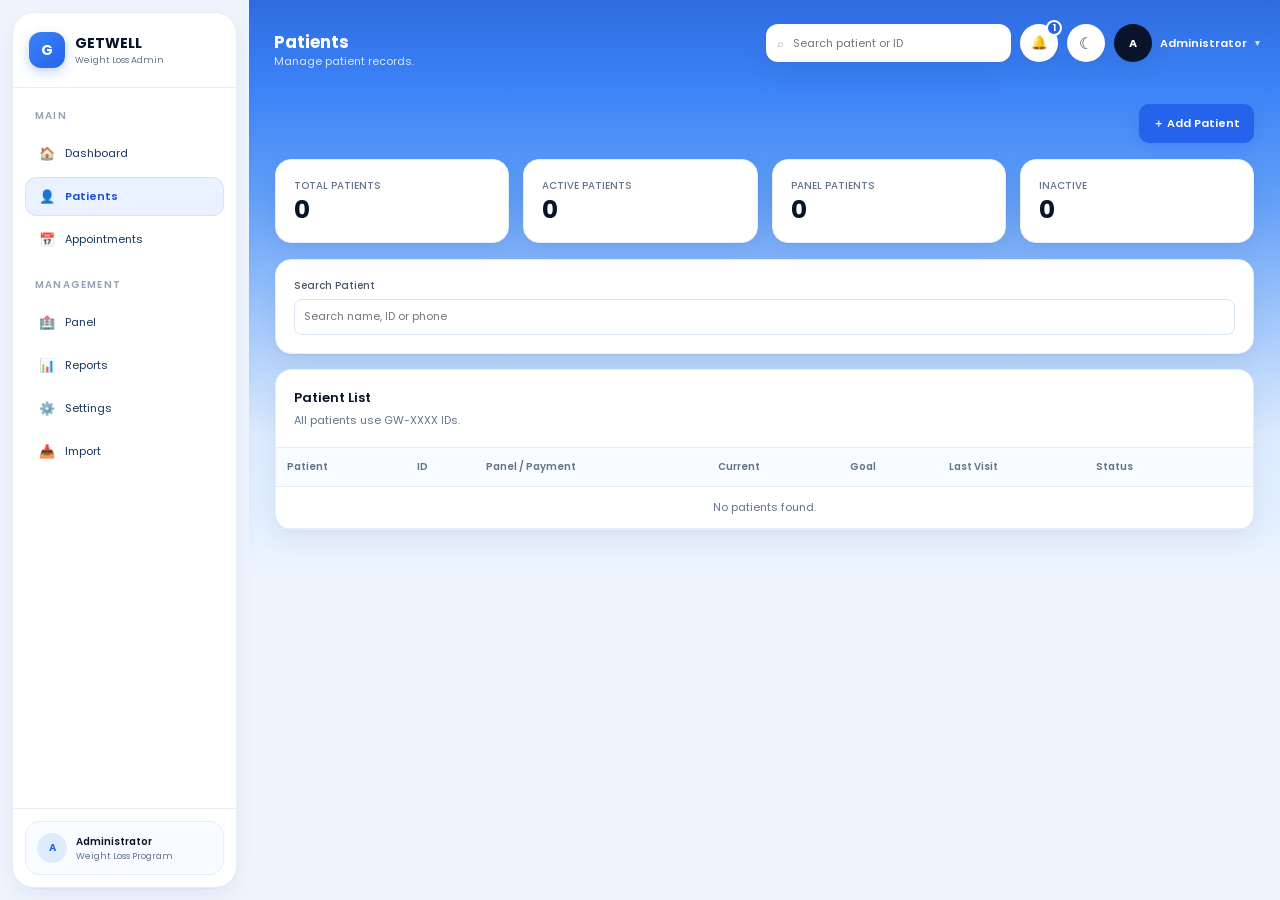
<file: patients.html>
<!doctype html><html><head><meta charset="utf-8"><meta name="viewport" content="width=device-width, initial-scale=1, viewport-fit=cover"><title>Patients | Getwell</title><link rel="stylesheet" href="styles.css?v=20260905-excel-import-3"><script src="app.js?v=20260905-excel-import-3"></script><style>
#addPatientModal.modal-wrap{display:none;position:fixed;inset:0;z-index:9999;align-items:center;justify-content:center;background:rgba(17,24,39,.48);pointer-events:none;}
#addPatientModal.modal-wrap.show{display:flex!important;pointer-events:auto!important;}
#addPatientModal .modal{pointer-events:auto;}
</style></head><body><div id="root"></div>
<div class="modal-wrap" id="addPatientModal"><div class="modal"><div class="modal-head"><div><h2>Add Patient</h2><p>Create a new patient record.</p></div><button id="closeAddTop" class="modal-close" type="button">×</button></div><div class="modal-body"><div class="form-grid">
<div class="form-group"><label>Full Name</label><input id="pName"></div>
<div class="form-group"><label>Patient ID</label><input id="pId" readonly placeholder="Auto-generated"></div>
<div class="form-group"><label>Phone</label><input id="pPhone"></div>
<div class="form-group"><label>Date of Birth</label><input id="pDob" type="date"></div>
<div class="form-group"><label>Gender</label><select id="pGender"><option value="">Select</option><option>Male</option><option>Female</option></select></div>
<div class="form-group"><label>Height (cm)</label><input id="pHeight" type="number"></div>
<div class="form-group"><label>Starting Weight (kg)</label><input id="pStart" type="number"></div>
<div class="form-group"><label>Goal Weight (kg)</label><input id="pGoal" type="number"></div>
<div class="form-group"><label>Program Start Date</label><input id="pStartDate" type="date"></div>
<div class="form-group"><label>Panel / Payment</label><select id="pPanel"></select></div>
<div class="form-group"><label>Doctor</label><select id="pDoctor"><option value="">Select doctor</option></select></div>
</div></div><div class="modal-foot"><button id="closeAddButton" class="secondary" type="button">Cancel</button><button id="savePatientButton" class="primary" type="button">Save Patient</button></div></div></div>
<script>
function renderPatientFormOptions(){
  const panelSelect = document.getElementById("pPanel");
  if(panelSelect){
    panelSelect.innerHTML = getwellPanelOptions()
      .map(panel => `<option value="${escapeHtml(panel.id)}">${escapeHtml(panel.name)}</option>`)
      .join("");
    panelSelect.value = "SELF_PAY";
  }
  const doctorSelect = document.getElementById("pDoctor");
  if(doctorSelect){
    doctorSelect.innerHTML =
      `<option value="">Select doctor</option>` +
      getwellDoctorOptions()
        .map(doctor => `<option value="${escapeHtml(doctor.name)}">${escapeHtml(doctor.name)}</option>`)
        .join("");
  }
}

/*
  Patient IDs now come from Settings -> Patient Management
  (prefix, digit width and next number) instead of being
  hardcoded to GW-0000. getwellAllocatePatientId() also skips
  any number already present in the store so an ID is never
  handed out twice.
*/
function generatePatientId(){
  return getwellAllocatePatientId().id;
}

/*
  The Patient ID field used to get its colours from an inline
  style set here (background:#f8fafc). An inline style beats
  the stylesheet, so in dark mode the field stayed near-white
  while its text went near-white too -- roughly 1:1 contrast,
  i.e. invisible.

  Colours now live in styles.css (#pId), which is theme-aware.
  Only the non-visual hint stays here.
*/
function styleGeneratedPatientId(){
  const el=document.getElementById("pId");
  if(!el) return;
  el.title="Patient ID is generated automatically";
}

function openAdd(){
  renderPatientFormOptions();
  document.getElementById("addPatientModal").classList.add("show");
  document.getElementById("pId").value=generatePatientId();
  styleGeneratedPatientId();
  /*
    getwellTodayKey() reads the LOCAL calendar day.
    new Date().toISOString().slice(0,10) returned yesterday
    between midnight and 8am in Malaysia (GMT+8).
  */
  document.getElementById("pStartDate").value=getwellTodayKey();
}

function closeAdd(){
  document.getElementById("addPatientModal").classList.remove("show");
}

/*
  ROOT CAUSE OF "A NEW PATIENT DOES NOT LOAD CORRECTLY"
  ---------------------------------------------------------
  upsertPatient() is ASYNCHRONOUS. It writes to localStorage
  straight away, but the Google Sheets round-trip it returns a
  promise for was never awaited: this function called it and
  immediately did

      location.href = "patient-profile.html?patient=..."

  The navigation tore down the page while the fetch to Apps
  Script was still in flight, so the write was cancelled and
  the patient never reached the Sheet. The profile page then
  opened, its 30-second sync read a Sheet snapshot that did not
  contain the new patient, and the record stayed half-present
  until somebody opened Edit Patient and saved it a second
  time -- which is exactly the workaround that was being used.

  savePatient() is now async and AWAITS the save. There is no
  timer and no arbitrary delay anywhere: the profile opens
  because the write genuinely finished.

  Offline behaviour is unchanged. saveStore() always commits to
  localStorage first and reports a failed remote write through
  the application's existing notification, so a clinic with no
  connection still gets a working local record and a visible
  warning rather than a silent success.
*/
async function savePatient(){
  const pNameEl=document.getElementById("pName");
  const pPhoneEl=document.getElementById("pPhone");
  const pDobEl=document.getElementById("pDob");
  const pGenderEl=document.getElementById("pGender");
  const pHeightEl=document.getElementById("pHeight");
  const pStartEl=document.getElementById("pStart");
  const pGoalEl=document.getElementById("pGoal");
  const pStartDateEl=document.getElementById("pStartDate");
  const pPanelEl=document.getElementById("pPanel");
  const pDoctorEl=document.getElementById("pDoctor");

  const name=String(pNameEl?.value||"").trim();
  if(!name){alert("Please enter the patient name.");return}

  const allocation=getwellAllocatePatientId();
  const id=allocation.id;
  const sw=Number(pStartEl?.value||0)||0;
  const pv=normalizePanelType(pPanelEl?.value||"SELF_PAY");
  const nm=name.split(/\s+/).map(x=>x[0]).join("").slice(0,2).toUpperCase();

  const p={
    id,name,initials:nm,status:getwellDefaultPatientStatus(),
    panelProvider:pv,otherPanelName:"",
    panelStatus:"Active",panelSuspensionNote:"",
    phone:pPhoneEl?.value||"",
    /* Date-only fields keep the exact string the date picker
       produced. No Date object, no toISOString(), no shift. */
    dob:getwellDateKey(pDobEl?.value||""),
    gender:pGenderEl?.value||"",
    height:pHeightEl?.value||"",startingWeight:sw,currentWeight:sw,
    goalWeight:Number(pGoalEl?.value||0)||0,
    startDate:getwellDateKey(pStartDateEl?.value||"")||getwellTodayKey(),
    doctor:pDoctorEl?.value||"",
    visits:[],claims:[],appointments:[],measurements:[]
  };

  const button=document.getElementById("savePatientButton");
  const originalLabel=button?button.textContent:"";
  if(button){
    button.disabled=true;
    button.textContent="Saving…";
  }

  let saveResult;

  try{
    /* THE FIX: wait for the record to be persisted locally AND
       pushed to Google Sheets before going anywhere. */
    saveResult=await upsertPatient(p);
  }catch(error){
    console.error("Unable to save the new patient:",error);
    saveResult={ok:false,error:error?.message||"Unexpected error while saving."};
  }finally{
    if(button){
      button.disabled=false;
      button.textContent=originalLabel;
    }
  }

  /* The ID series only advances once the record actually exists. */
  getwellAdvancePatientNumber(allocation.number);

  getwellLogActivity(
    "Add",
    "Patient",
    `${p.id} · ${p.name}`,
    `Panel: ${getPanelName(p)} · Doctor: ${p.doctor||"—"}`
  );

  /*
    saveStore() has already raised its own error toast if the
    Sheets write failed, so this only confirms the good case.
    The record is committed locally either way, which is what
    keeps the app usable with no connection.
  */
  if(saveResult && saveResult.ok === false){
    /*
      saveStore() has already explained WHY. The record stays in
      this browser and in the outbox so it is retried, but it is
      not described as saved, and the profile is not opened as
      though the Sheet were holding it.
    */
    getwellNotify(
      `Patient ${p.id} is NOT in Google Sheets yet. It is kept on this device and will be retried.`,
      "error"
    );
    closeAdd();
    renderPatients();
    return;
  }

  getwellNotify(`Patient ${p.id} saved to Google Sheets.`,"success");

  closeAdd();

  /* Verify the record can genuinely be read back before opening it. */
  if(!getPatient(p.id)){
    getwellNotify("The patient could not be read back after saving. Please try again.","error");
    renderPatients();
    return;
  }

  location.href="patient-profile.html?patient="+encodeURIComponent(p.id);
}

function renderPatients(q=""){
  const all = (typeof store === "function" ? (store().patients || []) : []);
  const search = String(q || "").toLowerCase();
  const ps = all.filter(p => (`${p.name||""} ${p.id||""} ${p.phone||""}`).toLowerCase().includes(search));
  const rows = document.getElementById("patientRows");
  const kpis = document.getElementById("patientKpis");
  if(!rows || !kpis) return;
  rows.innerHTML = ps.map(p => {
    const v = typeof latestVisit === "function" ? latestVisit(p) : null;
    const panelName = typeof getPanelName === "function" ? getPanelName(p) : (p.panelProvider || "Self-Pay");
    return `<tr><td><div class="cell-patient"><span class="avatar-small">${getwellPatientAvatar(p)}</span><span class="cell-patient-text"><strong>${escapeHtml(p.name||"")}</strong><div class="row-sub">${escapeHtml(p.phone||"—")}</div></span></div></td><td>${escapeHtml(p.id||"")}</td><td><span class="panel-chip">${escapeHtml(panelName)}</span></td><td>${escapeHtml(p.currentWeight||"—")} kg</td><td>${escapeHtml(p.goalWeight||"—")} kg</td><td>${escapeHtml(getwellDateKey(v?.dateKey)||"—")}</td><td><span class="badge ${p.status==="Active"?"green":"gray"}">${escapeHtml(p.status||"")}</span></td><td><a class="secondary" style="padding:7px 9px" href="patient-profile.html?patient=${encodeURIComponent(p.id||"")}">Open →</a></td></tr>`;
  }).join("") || `<tr><td colspan="8" class="notif-empty">No patients found.</td></tr>`;
  const panelCount = typeof patientUsesPanel === "function" ? all.filter(patientUsesPanel).length : 0;
  kpis.innerHTML = `<div class="kpi"><div class="kpi-label">TOTAL PATIENTS</div><div class="kpi-value">${all.length}</div></div><div class="kpi"><div class="kpi-label">ACTIVE PATIENTS</div><div class="kpi-value">${all.filter(p=>p.status==="Active").length}</div></div><div class="kpi"><div class="kpi-label">PANEL PATIENTS</div><div class="kpi-value">${panelCount}</div></div><div class="kpi"><div class="kpi-label">INACTIVE</div><div class="kpi-value">${all.filter(p=>p.status==="Inactive").length}</div></div>`;
}

document.getElementById("root").innerHTML=shell("Patients","patients",`<div class="page-head"><div></div><button id="addPatientButton" class="primary" type="button">＋ Add Patient</button></div><div class="kpi-grid" id="patientKpis"></div><div class="card" style="margin-bottom:15px"><div class="card-body"><div class="form-group"><label>Search Patient</label><input id="patientSearch" class="claim-input" oninput="renderPatients(this.value)" placeholder="Search name, ID or phone"></div></div></div><div class="card"><div class="card-head"><div><h2>Patient List</h2><p>All patients use GW-XXXX IDs.</p></div></div><div class="table-wrap"><table class="table"><thead><tr><th>Patient</th><th>ID</th><th>Panel / Payment</th><th>Current</th><th>Goal</th><th>Last Visit</th><th>Status</th><th></th></tr></thead><tbody id="patientRows"></tbody></table></div></div>`);

window.openAdd = openAdd;
window.closeAdd = closeAdd;
window.savePatient = savePatient;

const addPatientButton = document.getElementById("addPatientButton");
const closeAddTop = document.getElementById("closeAddTop");
const closeAddButton = document.getElementById("closeAddButton");
const savePatientButton = document.getElementById("savePatientButton");
if(addPatientButton) addPatientButton.addEventListener("click", openAdd);
if(closeAddTop) closeAddTop.addEventListener("click", closeAdd);
if(closeAddButton) closeAddButton.addEventListener("click", closeAdd);
if(savePatientButton) savePatientButton.addEventListener("click", savePatient);

renderPatients();
if(typeof renderNotifications === "function") renderNotifications();

/*
  The Add New Patient card on the dashboard links to
  patients.html?add=1 so it opens this existing modal rather
  than duplicating the Add Patient workflow anywhere else.
*/
if(new URLSearchParams(location.search).get("add") === "1"){
  openAdd();
  history.replaceState(null, "", "patients.html");
}

/* =========================================================
   BACKGROUND SYNC -> IN-PLACE REFRESH

   The patient table and the KPI row are re-rendered from the
   merged store. The search box keeps whatever was typed in it
   and the filtered result is rebuilt from that same text, so
   searching for "Mahmood" and waiting through a sync leaves
   both the query and the filtered rows exactly as they were.

   If the Add Patient modal is open the guard in app.js parks
   this callback until it closes.
========================================================= */

getwellOnDataUpdated(() => {
  const search = document.getElementById("patientSearch");
  renderPatients(search ? search.value : "");
  renderNotifications();
});

/* Panel / doctor / status lists come from Settings. */
getwellOnSettingsUpdated(() => {
  renderPatientFormOptions();
  const search = document.getElementById("patientSearch");
  renderPatients(search ? search.value : "");
});
</script></body></html>
</file>
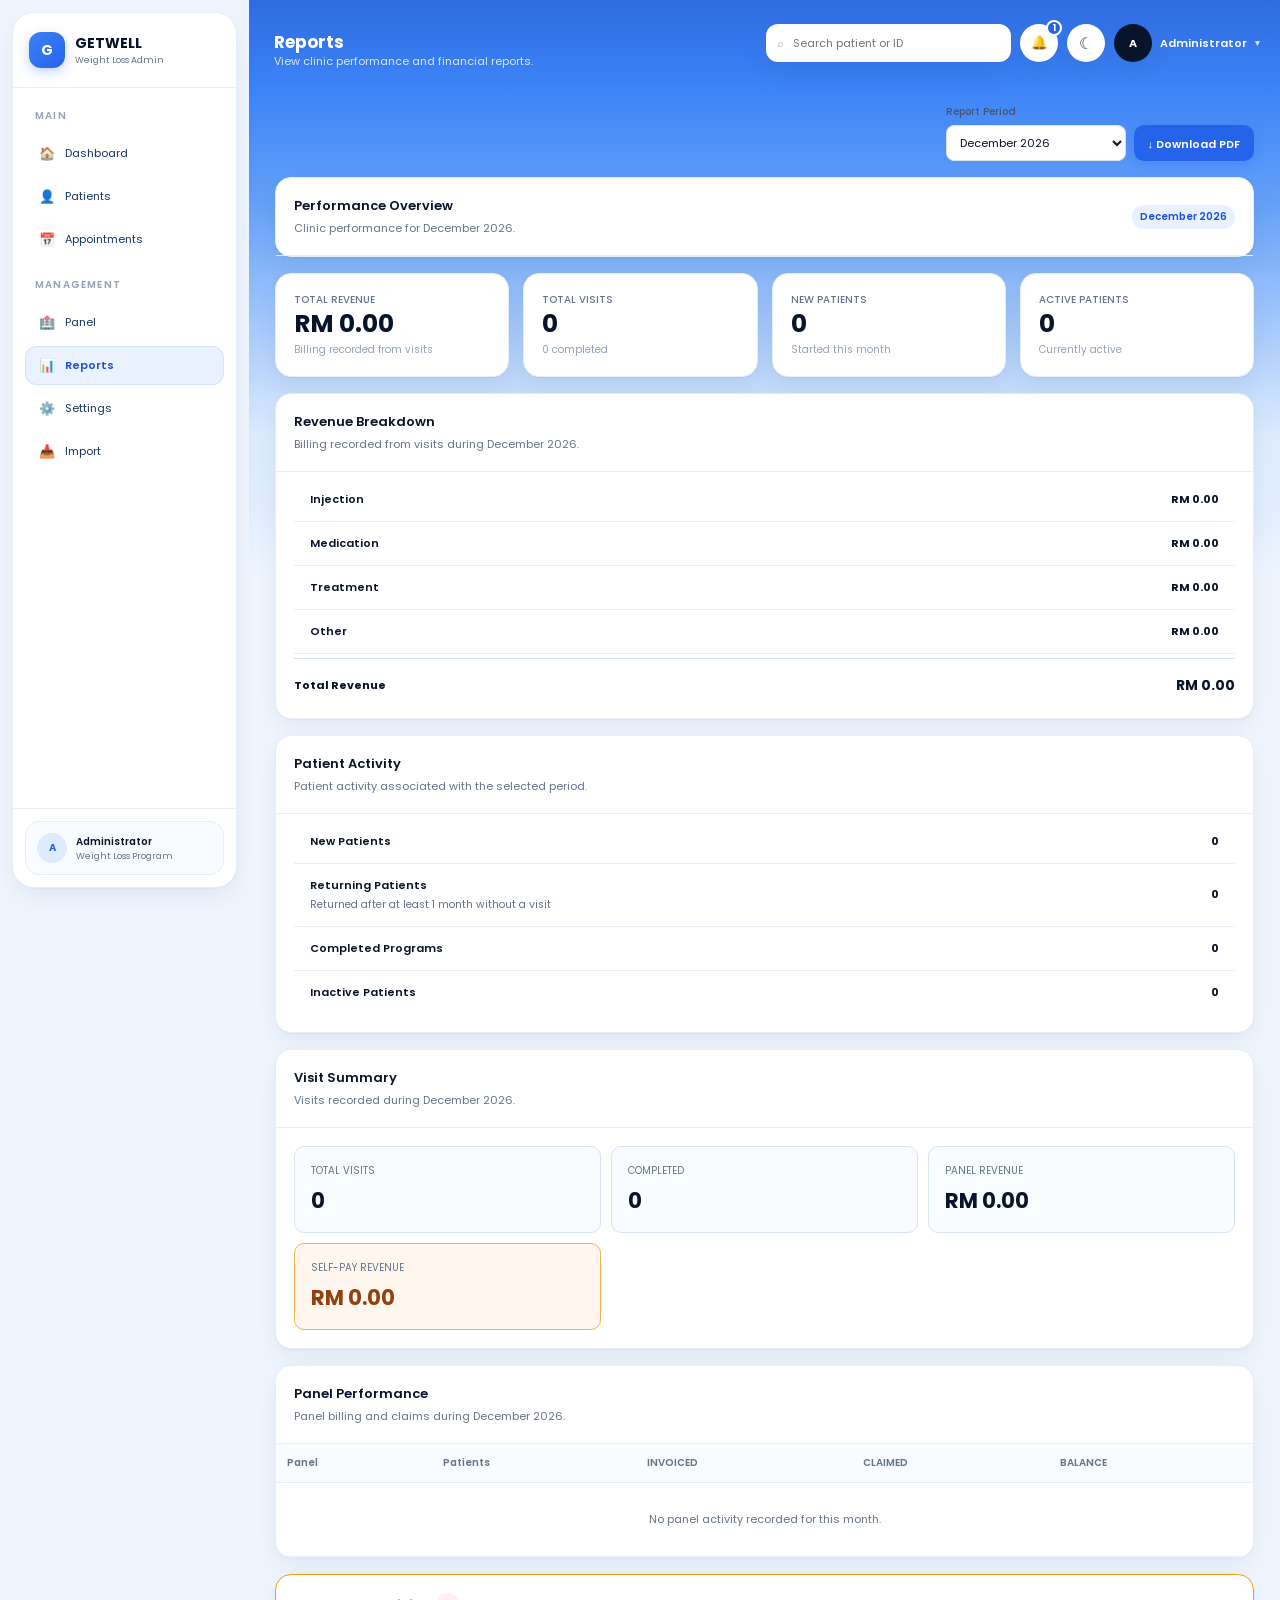
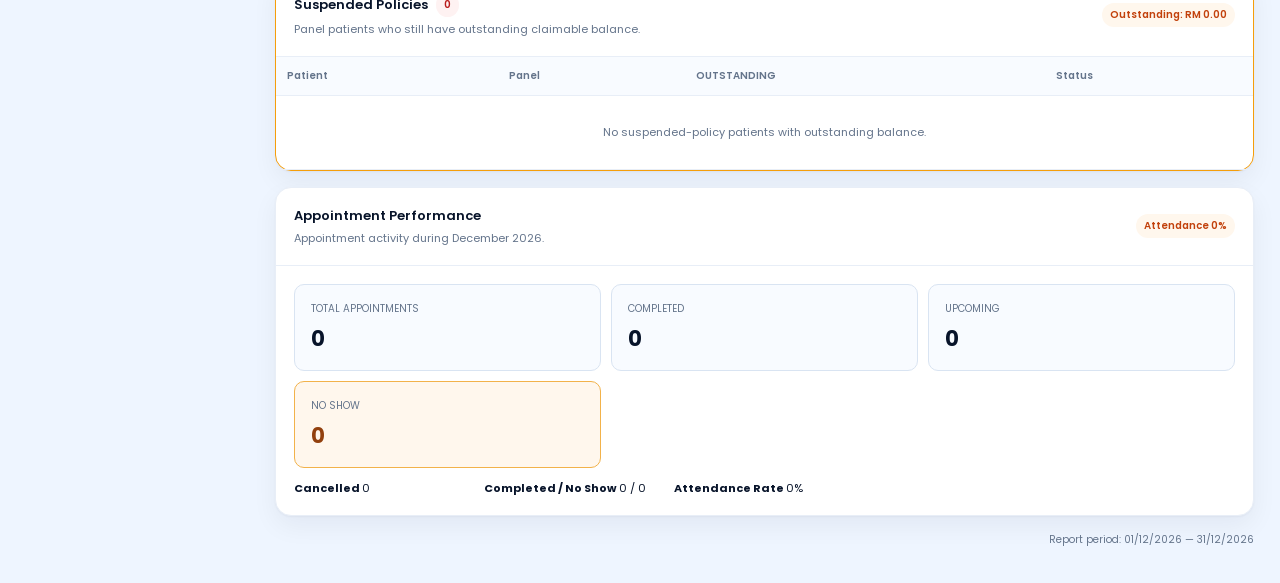
<file: reports.html>
<!doctype html>
<html lang="en">

<head>

<meta charset="utf-8">

<meta
  name="viewport"
  content="width=device-width, initial-scale=1, viewport-fit=cover"
>

<title>
  Reports | Getwell
</title>

<link
  rel="stylesheet"
  href="styles.css?v=20260905-excel-import-3"
>

<script
  src="app.js?v=20260905-excel-import-3"
></script>

</head>


<body>

<div id="root"></div>


<script>

/* =========================================================
   REPORTS PAGE
========================================================= */

document.getElementById("root").innerHTML = shell(
  "Reports",
  "reports",
  `

  <div class="page-head">

    <div></div>

    <div
      style="
        display:flex;
        gap:8px;
        align-items:flex-end;
        flex-wrap:wrap;
        justify-content:flex-end;
      "
    >

      <div
        class="form-group"
        style="min-width:180px"
      >

        <label>
          Report Period
        </label>

        <select
          id="reportMonth"
          class="claim-input"
          onchange="renderReports()"
        ></select>

      </div>


      <button
        type="button"
        id="downloadReportButton"
        class="primary"
        style="
          height:36px;
          display:flex;
          align-items:center;
          gap:7px;
        "
        onclick="downloadReportPDF()"
      >
        ↓ Download PDF
      </button>

    </div>

  </div>


  <div id="reportContent"></div>

  `
);


/* =========================================================
   REPORTS NAVIGATION
========================================================= */

(function(){

  document
    .querySelectorAll(".nav a")
    .forEach(link => {

      if(
        (
          link.textContent ||
          ""
        )
        .trim()
        .includes("Reports")
      ){

        link.href =
          "reports.html";

        link.classList.add(
          "active"
        );

      }

    });

})();


/* =========================================================
   DATE HELPERS
========================================================= */

function pad2(n){

  return String(n)
    .padStart(2,"0");

}


function getCurrentMonthKey(){

  const d =
    new Date();

  return (
    d.getFullYear()
    + "-"
    +
    pad2(
      d.getMonth()+1
    )
  );

}


function monthLabel(key){

  const [
    year,
    month
  ] =
    key
      .split("-")
      .map(Number);


  return new Date(
    year,
    month - 1,
    1
  )
  .toLocaleDateString(
    "en-MY",
    {
      month:"long",
      year:"numeric"
    }
  );

}


function getMonthRange(key){

  const [
    year,
    month
  ] =
    key
      .split("-")
      .map(Number);


  const start =
    `${year}-${pad2(month)}-01`;


  const lastDay =
    new Date(
      year,
      month,
      0
    )
    .getDate();


  const end =
    `${year}-${pad2(month)}-${pad2(lastDay)}`;


  return {
    year,
    month,
    start,
    end
  };

}


function isDateInMonth(
  dateValue,
  range
){

  const date =
    String(
      dateValue || ""
    )
    .slice(
      0,
      10
    );


  return (
    date &&
    date >= range.start &&
    date <= range.end
  );

}


function dateDisplay(
  dateValue
){

  if(!dateValue)
    return "—";


  const [
    y,
    m,
    d
  ] =
    String(
      dateValue
    )
    .slice(
      0,
      10
    )
    .split("-");


  if(
    !y ||
    !m ||
    !d
  ){

    return dateValue;

  }


  return `${d}/${m}/${y}`;

}


/* =========================================================
   MONTH SELECTOR
========================================================= */

function buildMonthSelector(){

  const select =
    document.getElementById(
      "reportMonth"
    );

  if(!select)
    return;

  const current =
    getCurrentMonthKey();

  const [
    currentYear,
    currentMonth
  ] =
    current
      .split("-")
      .map(Number);

  /*
    REPORT MONTH RANGE

    Reports are available from September 2025
    through the current month.

    Do not show months before September 2025.
  */

  const MIN_REPORT_YEAR = 2025;
  const MIN_REPORT_MONTH = 9; // September

  const options = [];

  for(
    let year=currentYear;
    year>=MIN_REPORT_YEAR;
    year--
  ){

    const maxMonth =
      year === currentYear
        ? currentMonth
        : 12;

    const minMonth =
      year === MIN_REPORT_YEAR
        ? MIN_REPORT_MONTH
        : 1;

    for(
      let month=maxMonth;
      month>=minMonth;
      month--
    ){

      const key =
        `${year}-${pad2(month)}`;

      options.push(`
        <option value="${key}">
          ${monthLabel(key)}
        </option>
      `);

    }

  }

  select.innerHTML =
    options.join("");

  /*
    Keep the current month selected.
  */

  if(
    [...select.options]
      .some(option => option.value === current)
  ){

    select.value =
      current;

  }else if(
    select.options.length
  ){

    select.selectedIndex = 0;

  }

}


/* =========================================================
   RETURNING PATIENT LOGIC

   Definition:
   Patient has a new visit during the selected month,
   and the previous visit was at least one month earlier.
========================================================= */

function isAtLeastOneMonthApart(
  previousDate,
  currentDate
){

  if(
    !previousDate ||
    !currentDate
  ){

    return false;

  }


  const previous =
    new Date(
      previousDate +
      "T00:00:00"
    );


  const current =
    new Date(
      currentDate +
      "T00:00:00"
    );


  const minimumReturnDate =
    new Date(
      previous
    );


  minimumReturnDate.setMonth(
    minimumReturnDate.getMonth()+1
  );


  return (
    current >=
    minimumReturnDate
  );

}


function getReturningPatientIds(
  patients,
  range
){

  const returning =
    new Set();


  patients.forEach(
    patient => {

      const visits =
        (patient.visits || [])
          .map(
            visit => {

              const date =
                String(
                  visit.dateKey ||
                  visit.date ||
                  ""
                )
                .slice(
                  0,
                  10
                );


              if(!date)
                return null;


              return {
                date
              };

            }
          )
          .filter(Boolean)
          .sort(
            (a,b)=>
              a.date.localeCompare(
                b.date
              )
          );


      if(
        visits.length < 2
      ){

        return;

      }


      for(
        let i=1;
        i<visits.length;
        i++
      ){

        const current =
          visits[i];


        const previous =
          visits[i-1];


        /*
          The new visit must be
          inside the selected month.
        */

        if(
          !isDateInMonth(
            current.date,
            range
          )
        ){

          continue;

        }


        /*
          Previous visit must be
          at least one month earlier.
        */

        if(
          isAtLeastOneMonthApart(
            previous.date,
            current.date
          )
        ){

          returning.add(
            patient.id
          );


          break;

        }

      }

    }
  );


  return returning;

}


/* =========================================================
   REPORT DATA
========================================================= */

function getReportData(
  monthKey
){

  const range =
    getMonthRange(
      monthKey
    );


  const patients =
    store().patients || [];


  const visits = [];

  const appointments = [];

  const claims = [];


  patients.forEach(
    patient => {

      /*
        VISITS
      */

      (
        patient.visits ||
        []
      )
      .forEach(
        visit => {

          const date =
            visit.dateKey ||
            visit.date ||
            "";


          if(
            isDateInMonth(
              date,
              range
            )
          ){

            visits.push({

              ...visit,

              patientId:
                patient.id,

              patientName:
                patient.name,

              patient

            });

          }

        }
      );


      /*
        APPOINTMENTS
      */

      (
        patient.appointments ||
        []
      )
      .forEach(
        appointment => {

          if(
            isDateInMonth(
              appointment.date,
              range
            )
          ){

            appointments.push({

              ...appointment,

              patientId:
                patient.id,

              patientName:
                patient.name,

              patient

            });

          }

        }
      );


      /*
        CLAIMS
      */

      (
        patient.claims ||
        []
      )
      .forEach(
        claim => {

          if(
            isDateInMonth(
              claim.claimDate,
              range
            )
          ){

            claims.push({

              ...claim,

              patientId:
                patient.id,

              patientName:
                patient.name,

              patient

            });

          }

        }
      );

    }
  );


  /* =======================================================
     REVENUE
  ======================================================== */

  let revenue = 0;

  let injection = 0;

  let medication = 0;

  let treatment = 0;

  let other = 0;

  let panelRevenue = 0;

  let selfPayRevenue = 0;


  visits.forEach(
    visit => {

      const billing =
        ensureVisit(
          visit
        ).billing;


      const total =
        visitTotal(
          visit
        );


      revenue +=
        total;


      /*
        Read the canonical charges array (same source as
        visitTotal and app.js finance()). The old code read
        the legacy visit.billing.*.price mirror fields, which
        are only rewritten when a visit is saved from this
        browser -- so any visit arriving from the Google Sheet
        showed a correct Total Revenue with every category
        sitting at RM 0.00.
      */

      injection +=
        visitCategoryTotal(visit,"Injection");


      medication +=
        visitCategoryTotal(visit,"Medication");


      treatment +=
        visitCategoryTotal(visit,"Treatment");


      other +=
        visitCategoryTotal(visit,"Additional");


      if(
        patientUsesPanel(
          visit.patient
        )
      ){

        panelRevenue +=
          total;

      }else{

        selfPayRevenue +=
          total;

      }

    }
  );


  /* =======================================================
     NEW PATIENTS
  ======================================================== */

  const newPatients =
    patients.filter(
      patient =>
        isDateInMonth(
          patient.startDate ||
          patient.programStartDate,
          range
        )
    );


  /* =======================================================
     RETURNING PATIENTS
  ======================================================== */

  const returningIds =
    getReturningPatientIds(
      patients,
      range
    );


  /*
    A new patient should not also
    appear as a returning patient.
  */

  newPatients.forEach(
    patient => {

      returningIds.delete(
        patient.id
      );

    }
  );


  const returningPatients =
    returningIds.size;


  /* =======================================================
     ACTIVE PATIENTS
  ======================================================== */

  const activePatients =
    patients.filter(
      patient => {

        const start =
          String(
            patient.startDate ||
            patient.programStartDate ||
            ""
          )
          .slice(
            0,
            10
          );


        return (
          start &&
          start <= range.end &&
          patient.status ===
            "Active"
        );

      }
    );


  /* =======================================================
     COMPLETED PROGRAMS
  ======================================================== */

  const completedPrograms =
    patients.filter(
      patient => {

        const status =
          String(
            patient.status ||
            ""
          )
          .toLowerCase();


        return (
          status ===
            "completed" ||
          status ===
            "goal achieved"
        );

      }
    );


  /* =======================================================
     INACTIVE
  ======================================================== */

  const inactivePatients =
    patients.filter(
      patient =>
        String(
          patient.status ||
          ""
        )
        .toLowerCase() ===
        "inactive"
    );


  /* =======================================================
     VISITS
  ======================================================== */

  const totalVisits =
    visits.length;


  const completedVisits =
    visits.filter(
      visit =>
        String(
          visit.status ||
          "Completed"
        )
        .toLowerCase() ===
        "completed"
    ).length;


  /* =======================================================
     PANEL PERFORMANCE
  ======================================================== */

  const panelMap = {};


  visits.forEach(
    visit => {

      if(
        !patientUsesPanel(
          visit.patient
        )
      ){

        return;

      }


      const panel =
        getPanelName(
          visit.patient
        );


      if(
        !panelMap[panel]
      ){

        panelMap[panel] = {

          panel,

          patients:
            new Set(),

          invoiced:0,

          claimed:0

        };

      }


      panelMap[
        panel
      ]
      .patients
      .add(
        visit.patientId
      );


      panelMap[
        panel
      ]
      .invoiced +=
        visitTotal(
          visit
        );

    }
  );


  claims.forEach(
    claim => {

      if(
        !patientUsesPanel(
          claim.patient
        )
      ){

        return;

      }


      const panel =
        getPanelName(
          claim.patient
        );


      if(
        !panelMap[panel]
      ){

        panelMap[panel] = {

          panel,

          patients:
            new Set(),

          invoiced:0,

          claimed:0

        };

      }


      panelMap[
        panel
      ]
      .patients
      .add(
        claim.patientId
      );


      panelMap[
        panel
      ]
      .claimed +=
        +claim.amount ||
        0;

    }
  );


  const panelRows =
    Object.values(
      panelMap
    )
    .map(
      row => ({

        panel:
          row.panel,

        patients:
          row.patients.size,

        invoiced:
          row.invoiced,

        claimed:
          row.claimed,

        balance:
          Math.max(
            0,
            row.invoiced -
            row.claimed
          )

      })
    )
    .sort(
      (a,b)=>
        b.invoiced -
        a.invoiced
    );


  /* =======================================================
     SUSPENDED POLICIES
  ======================================================== */

  const suspendedPatients =
    patients.filter(
      patient =>
        isPanelSuspended(
          patient
        ) &&
        finance(
          patient
        ).balance > 0
    );


  const suspendedOutstanding =
    suspendedPatients.reduce(
      (
        total,
        patient
      ) =>
        total +
        finance(
          patient
        ).balance,
      0
    );


  /* =======================================================
     APPOINTMENTS
  ======================================================== */

  const appointmentStatus = {

    total:
      appointments.length,

    completed:
      appointments.filter(
        appointment =>
          appointment.status ===
          "Completed"
      ).length,

    upcoming:
      appointments.filter(
        appointment =>
          appointment.status ===
          "Upcoming"
      ).length,

    noShow:
      appointments.filter(
        appointment =>
          appointment.status ===
          "No Show"
      ).length,

    cancelled:
      appointments.filter(
        appointment =>
          appointment.status ===
          "Cancelled"
      ).length

  };


  /*
    Attendance excludes cancelled appointments.
  */

  const attendanceBase =
    appointmentStatus.completed +
    appointmentStatus.noShow;


  const attendanceRate =
    attendanceBase
      ? Math.round(
          (
            appointmentStatus.completed /
            attendanceBase
          ) * 100
        )
      : 0;


  return {

    monthKey,

    monthLabel:
      monthLabel(
        monthKey
      ),

    range,

    revenue,

    injection,

    medication,

    treatment,

    other,

    panelRevenue,

    selfPayRevenue,

    newPatients,

    returningPatients,

    activePatients,

    completedPrograms,

    inactivePatients,

    totalVisits,

    completedVisits,

    panelRows,

    suspendedPatients,

    suspendedOutstanding,

    appointmentStatus,

    attendanceRate

  };

}


/* =========================================================
   REPORT MONEY
========================================================= */

function reportMoney(n){

  return money(n);

}


/* =========================================================
   EMPTY TABLE
========================================================= */

function emptyRow(
  colspan,
  text
){

  return `

    <tr>

      <td
        colspan="${colspan}"
        style="
          text-align:center;
          padding:28px;
          color:var(--muted);
        "
      >

        ${text}

      </td>

    </tr>

  `;

}


/* =========================================================
   MAIN REPORT RENDER
========================================================= */

function renderReports(){

  const select =
    document.getElementById(
      "reportMonth"
    );


  const monthKey =
    select?.value ||
    getCurrentMonthKey();


  const data =
    getReportData(
      monthKey
    );


  const content =
    document.getElementById(
      "reportContent"
    );


  if(!content)
    return;


  content.innerHTML = `


  <!-- =====================================================
       PERFORMANCE OVERVIEW
  ====================================================== -->

  <div
    class="card"
    style="
      margin-bottom:16px;
    "
  >

    <div class="card-head">

      <div>

        <h2>
          Performance Overview
        </h2>

        <p>
          Clinic performance for
          ${data.monthLabel}.
        </p>

      </div>


      <span class="badge blue">

        ${data.monthLabel}

      </span>

    </div>

  </div>


  <!-- =====================================================
       KPI
  ====================================================== -->

  <div class="kpi-grid">


    <div class="kpi">

      <div class="kpi-label">
        TOTAL REVENUE
      </div>

      <div class="kpi-value">
        ${reportMoney(
          data.revenue
        )}
      </div>

      <div class="kpi-sub">
        Billing recorded from visits
      </div>

    </div>


    <div class="kpi">

      <div class="kpi-label">
        TOTAL VISITS
      </div>

      <div class="kpi-value">
        ${data.totalVisits}
      </div>

      <div class="kpi-sub">
        ${data.completedVisits}
        completed
      </div>

    </div>


    <div class="kpi">

      <div class="kpi-label">
        NEW PATIENTS
      </div>

      <div class="kpi-value">
        ${data.newPatients.length}
      </div>

      <div class="kpi-sub">
        Started this month
      </div>

    </div>


    <div class="kpi">

      <div class="kpi-label">
        ACTIVE PATIENTS
      </div>

      <div class="kpi-value">
        ${data.activePatients.length}
      </div>

      <div class="kpi-sub">
        Currently active
      </div>

    </div>


  </div>


  <!-- =====================================================
       REVENUE BREAKDOWN

       FULL WIDTH.
       No grid wrapper.
  ====================================================== -->

  <div
    class="card"
    style="
      margin-top:16px;
      margin-bottom:16px;
    "
  >

    <div class="card-head">

      <div>

        <h2>
          Revenue Breakdown
        </h2>

        <p>
          Billing recorded from visits
          during ${data.monthLabel}.
        </p>

      </div>

    </div>


    <div
      class="card-body"
      style="
        padding-top:6px;
      "
    >


      <div class="row">

        <div class="row-main">

          <div class="row-title">
            Injection
          </div>

        </div>

        <strong>
          ${reportMoney(
            data.injection
          )}
        </strong>

      </div>


      <div class="row">

        <div class="row-main">

          <div class="row-title">
            Medication
          </div>

        </div>

        <strong>
          ${reportMoney(
            data.medication
          )}
        </strong>

      </div>


      <div class="row">

        <div class="row-main">

          <div class="row-title">
            Treatment
          </div>

        </div>

        <strong>
          ${reportMoney(
            data.treatment
          )}
        </strong>

      </div>


      <div class="row">

        <div class="row-main">

          <div class="row-title">
            Other
          </div>

        </div>

        <strong>
          ${reportMoney(
            data.other
          )}
        </strong>

      </div>


      <div
        style="
          display:flex;
          justify-content:space-between;
          align-items:center;
          padding:16px 0 4px;
          border-top:1px solid var(--border);
          margin-top:4px;
        "
      >

        <strong>
          Total Revenue
        </strong>

        <strong
          style="
            font-size:14px;
          "
        >

          ${reportMoney(
            data.revenue
          )}

        </strong>

      </div>


    </div>

  </div>


  <!-- =====================================================
       PATIENT ACTIVITY

       Separate card.
       Explicit 16px gap from Revenue Breakdown.
  ====================================================== -->

  <div
    class="card"
    style="
      margin-top:16px;
      margin-bottom:16px;
    "
  >

    <div class="card-head">

      <div>

        <h2>
          Patient Activity
        </h2>

        <p>
          Patient activity associated
          with the selected period.
        </p>

      </div>

    </div>


    <div
      class="card-body"
      style="
        padding-top:6px;
      "
    >


      <div class="row">

        <div class="row-main">

          <div class="row-title">
            New Patients
          </div>

        </div>

        <strong>
          ${data.newPatients.length}
        </strong>

      </div>


      <div class="row">

        <div class="row-main">

          <div class="row-title">
            Returning Patients
          </div>

          <div class="row-sub">
            Returned after at least
            1 month without a visit
          </div>

        </div>

        <strong>
          ${data.returningPatients}
        </strong>

      </div>


      <div class="row">

        <div class="row-main">

          <div class="row-title">
            Completed Programs
          </div>

        </div>

        <strong>
          ${data.completedPrograms.length}
        </strong>

      </div>


      <div class="row">

        <div class="row-main">

          <div class="row-title">
            Inactive Patients
          </div>

        </div>

        <strong>
          ${data.inactivePatients.length}
        </strong>

      </div>


    </div>

  </div>


  <!-- =====================================================
       VISIT SUMMARY
  ====================================================== -->

  <div
    class="card"
    style="
      margin-bottom:16px;
    "
  >

    <div class="card-head">

      <div>

        <h2>
          Visit Summary
        </h2>

        <p>
          Visits recorded during
          ${data.monthLabel}.
        </p>

      </div>

    </div>


    <div class="card-body">

      <div class="finance-grid">


        <div class="finance-card">

          <div class="label">
            TOTAL VISITS
          </div>

          <div class="value">
            ${data.totalVisits}
          </div>

        </div>


        <div class="finance-card">

          <div class="label">
            COMPLETED
          </div>

          <div class="value">
            ${data.completedVisits}
          </div>

        </div>


        <div class="finance-card">

          <div class="label">
            PANEL REVENUE
          </div>

          <div class="value">
            ${reportMoney(
              data.panelRevenue
            )}
          </div>

        </div>


        <div class="finance-card balance">

          <div class="label">
            SELF-PAY REVENUE
          </div>

          <div class="value">
            ${reportMoney(
              data.selfPayRevenue
            )}
          </div>

        </div>


      </div>

    </div>

  </div>


  <!-- =====================================================
       PANEL PERFORMANCE
  ====================================================== -->

  <div
    class="card"
    style="
      margin-bottom:16px;
    "
  >

    <div class="card-head">

      <div>

        <h2>
          Panel Performance
        </h2>

        <p>
          Panel billing and claims
          during ${data.monthLabel}.
        </p>

      </div>

    </div>


    <div class="table-wrap">

      <table class="table">

        <thead>

          <tr>

            <th>
              Panel
            </th>

            <th>
              Patients
            </th>

            <th>
              INVOICED
            </th>

            <th>
              CLAIMED
            </th>

            <th>
              BALANCE
            </th>

          </tr>

        </thead>


        <tbody>

          ${
            data.panelRows.length

              ? data.panelRows
                  .map(
                    row => `

                      <tr>

                        <td>

                          <strong>
                            ${escapeHtml(row.panel)}
                          </strong>

                        </td>


                        <td>
                          ${row.patients}
                        </td>


                        <td>
                          ${reportMoney(
                            row.invoiced
                          )}
                        </td>


                        <td>
                          ${reportMoney(
                            row.claimed
                          )}
                        </td>


                        <td>

                          <span
                            class="
                              badge
                              ${
                                row.balance > 0
                                  ? "orange"
                                  : "green"
                              }
                            "
                          >

                            ${reportMoney(
                              row.balance
                            )}

                          </span>

                        </td>

                      </tr>

                    `
                  )
                  .join("")

              : emptyRow(
                  5,
                  "No panel activity recorded for this month."
                )
          }

        </tbody>

      </table>

    </div>

  </div>


  <!-- =====================================================
       SUSPENDED POLICIES
  ====================================================== -->

  <div
    class="card"
    style="
      margin-bottom:16px;
      border-color:#F59E0B;
    "
  >

    <div class="card-head">

      <div>

        <div
          style="
            display:flex;
            align-items:center;
            gap:8px;
          "
        >

          <h2>
            Suspended Policies
          </h2>

          <span class="badge red">
            ${data.suspendedPatients.length}
          </span>

        </div>


        <p>
          Panel patients who still have
          outstanding claimable balance.
        </p>

      </div>


      <div class="badge orange">

        Outstanding:
        ${reportMoney(
          data.suspendedOutstanding
        )}

      </div>

    </div>


    <div class="table-wrap">

      <table class="table">

        <thead>

          <tr>

            <th>
              Patient
            </th>

            <th>
              Panel
            </th>

            <th>
              OUTSTANDING
            </th>

            <th>
              Status
            </th>

          </tr>

        </thead>


        <tbody>

          ${
            data.suspendedPatients.length

              ? data.suspendedPatients
                  .map(
                    patient => `

                      <tr>

                        <td>

                          <strong>
                            ${escapeHtml(patient.name)}
                          </strong>

                          <div
                            class="row-sub"
                          >
                            ${escapeHtml(patient.id)}
                          </div>

                        </td>


                        <td>

                          <span
                            class="panel-chip"
                          >
                            ${getPanelName(
                              patient
                            )}
                          </span>

                        </td>


                        <td>

                          <span
                            class="badge red"
                          >

                            ${reportMoney(
                              finance(
                                patient
                              ).balance
                            )}

                          </span>

                        </td>


                        <td>

                          <span
                            class="badge red"
                          >
                            SUSPENDED
                          </span>

                        </td>

                      </tr>

                    `
                  )
                  .join("")

              : emptyRow(
                  4,
                  "No suspended-policy patients with outstanding balance."
                )
          }

        </tbody>

      </table>

    </div>

  </div>


  <!-- =====================================================
       APPOINTMENT PERFORMANCE
  ====================================================== -->

  <div
    class="card"
    style="
      margin-bottom:16px;
    "
  >

    <div class="card-head">

      <div>

        <h2>
          Appointment Performance
        </h2>

        <p>
          Appointment activity during
          ${data.monthLabel}.
        </p>

      </div>


      <span
        class="
          badge
          ${
            data.attendanceRate >= 80
              ? "green"
              : "orange"
          }
        "
      >

        Attendance
        ${data.attendanceRate}%

      </span>

    </div>


    <div class="card-body">

      <div class="finance-grid">


        <div class="finance-card">

          <div class="label">
            TOTAL APPOINTMENTS
          </div>

          <div class="value">
            ${data.appointmentStatus.total}
          </div>

        </div>


        <div class="finance-card">

          <div class="label">
            COMPLETED
          </div>

          <div class="value">
            ${data.appointmentStatus.completed}
          </div>

        </div>


        <div class="finance-card">

          <div class="label">
            UPCOMING
          </div>

          <div class="value">
            ${data.appointmentStatus.upcoming}
          </div>

        </div>


        <div class="finance-card balance">

          <div class="label">
            NO SHOW
          </div>

          <div class="value">
            ${data.appointmentStatus.noShow}
          </div>

        </div>


      </div>


      <div
        class="breakdown"
        style="
          margin-top:12px;
        "
      >

        <div>

          <strong>
            Cancelled
          </strong>

          <span>
            ${data.appointmentStatus.cancelled}
          </span>

        </div>


        <div>

          <strong>
            Completed / No Show
          </strong>

          <span>
            ${data.appointmentStatus.completed}
            /
            ${data.appointmentStatus.noShow}
          </span>

        </div>


        <div>

          <strong>
            Attendance Rate
          </strong>

          <span>
            ${data.attendanceRate}%
          </span>

        </div>

      </div>

    </div>

  </div>


  <div
    style="
      font-size:10px;
      color:var(--muted);
      text-align:right;
      margin-top:4px;
    "
  >

    Report period:
    ${dateDisplay(
      data.range.start
    )}
    —
    ${dateDisplay(
      data.range.end
    )}

  </div>


  `;

  applyReportVisibility();

}


/* =========================================================
   REPORT SECTION VISIBILITY

   Settings -> Reports writes these flags but nothing ever
   read them, so every section always rendered. Rather than
   restructure the template, each rendered card is matched by
   its heading and hidden when its flag is off. The KPI row
   belongs to Performance Overview.
========================================================= */

const REPORT_SECTION_FLAGS = {
  "Performance Overview":     "showPerformance",
  "Revenue Breakdown":        "showRevenue",
  "Patient Activity":         "showPatientActivity",
  "Visit Summary":            "showVisitSummary",
  "Panel Performance":        "showPanelPerformance",
  "Suspended Policies":       "showSuspendedPolicies",
  "Appointment Performance":  "showAppointmentPerformance"
};


function applyReportVisibility(){

  const flags =
    getwellReportSettings();


  const content =
    document.getElementById("reportContent");

  if(!content)
    return;


  content
    .querySelectorAll(".card")
    .forEach(card => {

      const heading =
        card.querySelector("h2");

      if(!heading)
        return;


      const key =
        REPORT_SECTION_FLAGS[
          heading.textContent.trim()
        ];

      if(!key)
        return;


      card.style.display =
        flags[key] === false
          ? "none"
          : "";

    });


  /* The KPI row is part of Performance Overview. */

  const kpis =
    content.querySelector(".kpi-grid");

  if(kpis){

    kpis.style.display =
      flags.showPerformance === false
        ? "none"
        : "";

  }


  /* Download PDF button. */

  const pdfButton =
    document.getElementById("downloadReportButton");

  if(pdfButton){

    pdfButton.style.display =
      flags.showDownloadPDF === false
        ? "none"
        : "";

  }

}


/* =========================================================
   PDF
========================================================= */

let pdfLibraryPromise =
  null;


function loadPDFLibrary(){

  if(
    window.jspdf &&
    window.jspdf.jsPDF
  ){

    return Promise.resolve(
      window.jspdf.jsPDF
    );

  }


  if(
    pdfLibraryPromise
  ){

    return pdfLibraryPromise;

  }


  pdfLibraryPromise =
    new Promise(
      (
        resolve,
        reject
      ) => {

        const script =
          document.createElement(
            "script"
          );


        script.src =
          "https://cdnjs.cloudflare.com/ajax/libs/jspdf/2.5.1/jspdf.umd.min.js";


        script.onload =
          () => {

            if(
              window.jspdf &&
              window.jspdf.jsPDF
            ){

              resolve(
                window.jspdf.jsPDF
              );

            }else{

              reject(
                new Error(
                  "PDF library unavailable."
                )
              );

            }

          };


        script.onerror =
          () => {

            reject(
              new Error(
                "Unable to load PDF library."
              )
            );

          };


        document.head.appendChild(
          script
        );

      }
    );


  return pdfLibraryPromise;

}


function pdfMoney(n){

  return `RM ${
    Number(n || 0)
      .toLocaleString(
        "en-MY",
        {
          minimumFractionDigits:2,
          maximumFractionDigits:2
        }
      )
  }`;

}


function addPDFHeader(
  doc,
  data
){

  doc.setFont(
    "helvetica",
    "bold"
  );

  doc.setFontSize(
    17
  );

  doc.text(
    "GETWELL CLINIC",
    40,
    42
  );


  doc.setFontSize(
    13
  );

  doc.text(
    "Monthly Performance Report",
    40,
    61
  );


  doc.setFont(
    "helvetica",
    "normal"
  );

  doc.setFontSize(
    9
  );

  doc.text(
    data.monthLabel,
    40,
    76
  );


  doc.text(
    `Report period: ${data.range.start} to ${data.range.end}`,
    40,
    90
  );


  doc.setDrawColor(
    210,
    218,
    230
  );


  doc.line(
    40,
    101,
    552,
    101
  );

}


function ensurePDFSpace(
  doc,
  y,
  needed=30
){

  if(
    y + needed <= 800
  ){

    return y;

  }


  doc.addPage();


  return 42;

}


function pdfSectionTitle(
  doc,
  title,
  y
){

  y =
    ensurePDFSpace(
      doc,
      y,
      28
    );


  doc.setFont(
    "helvetica",
    "bold"
  );


  doc.setFontSize(
    11
  );


  doc.text(
    title,
    40,
    y
  );


  return y + 18;

}


function pdfRow(
  doc,
  label,
  value,
  y
){

  y =
    ensurePDFSpace(
      doc,
      y,
      18
    );


  doc.setFont(
    "helvetica",
    "normal"
  );


  doc.setFontSize(
    9
  );


  doc.text(
    String(label),
    48,
    y
  );


  doc.text(
    String(value),
    552,
    y,
    {
      align:"right"
    }
  );


  return y + 16;

}


function pdfTable(
  doc,
  headers,
  rows,
  y,
  widths
){

  const x0 =
    40;


  const rowH =
    20;


  const totalW =
    widths.reduce(
      (a,b) =>
        a+b,
      0
    );


  y =
    ensurePDFSpace(
      doc,
      y,
      80
    );


  doc.setFillColor(
    236,
    242,
    250
  );


  doc.rect(
    x0,
    y-13,
    totalW,
    rowH,
    "F"
  );


  doc.setFont(
    "helvetica",
    "bold"
  );


  doc.setFontSize(
    8
  );


  let x =
    x0;


  headers.forEach(
    (
      header,
      index
    ) => {

      doc.text(
        String(header),
        x+6,
        y
      );


      x +=
        widths[index];

    }
  );


  y +=
    rowH;


  doc.setFont(
    "helvetica",
    "normal"
  );


  rows.forEach(
    row => {

      y =
        ensurePDFSpace(
          doc,
          y,
          rowH+8
        );


      let xx =
        x0;


      row.forEach(
        (
          cell,
          index
        ) => {

          doc.text(
            String(
              cell ??
              "—"
            ),
            xx+6,
            y
          );


          xx +=
            widths[index];

        }
      );


      doc.setDrawColor(
        225,
        231,
        239
      );


      doc.line(
        x0,
        y+6,
        x0+totalW,
        y+6
      );


      y +=
        rowH;

    }
  );


  return y+8;

}


async function downloadReportPDF(){

  const monthKey =
    document
      .getElementById(
        "reportMonth"
      )
      ?.value ||
    getCurrentMonthKey();


  const data =
    getReportData(
      monthKey
    );


  try{

    const jsPDF =
      await loadPDFLibrary();


    const doc =
      new jsPDF({

        orientation:
          "portrait",

        unit:
          "pt",

        format:
          "a4"

      });


    addPDFHeader(
      doc,
      data
    );


    let y =
      125;


    y =
      pdfSectionTitle(
        doc,
        "Performance Overview",
        y
      );


    y =
      pdfRow(
        doc,
        "Total Revenue",
        pdfMoney(
          data.revenue
        ),
        y
      );


    y =
      pdfRow(
        doc,
        "Total Visits",
        data.totalVisits,
        y
      );


    y =
      pdfRow(
        doc,
        "New Patients",
        data.newPatients.length,
        y
      );


    y =
      pdfRow(
        doc,
        "Active Patients",
        data.activePatients.length,
        y
      );


    y +=
      8;


    y =
      pdfSectionTitle(
        doc,
        "Revenue Breakdown",
        y
      );


    y =
      pdfRow(
        doc,
        "Injection",
        pdfMoney(
          data.injection
        ),
        y
      );


    y =
      pdfRow(
        doc,
        "Medication",
        pdfMoney(
          data.medication
        ),
        y
      );


    y =
      pdfRow(
        doc,
        "Treatment",
        pdfMoney(
          data.treatment
        ),
        y
      );


    y =
      pdfRow(
        doc,
        "Other",
        pdfMoney(
          data.other
        ),
        y
      );


    y =
      pdfRow(
        doc,
        "Total Revenue",
        pdfMoney(
          data.revenue
        ),
        y
      );


    y +=
      8;


    y =
      pdfSectionTitle(
        doc,
        "Patient Activity",
        y
      );


    y =
      pdfRow(
        doc,
        "New Patients",
        data.newPatients.length,
        y
      );


    y =
      pdfRow(
        doc,
        "Returning Patients",
        data.returningPatients,
        y
      );


    y =
      pdfRow(
        doc,
        "Completed Programs",
        data.completedPrograms.length,
        y
      );


    y =
      pdfRow(
        doc,
        "Inactive Patients",
        data.inactivePatients.length,
        y
      );


    y +=
      8;


    y =
      pdfSectionTitle(
        doc,
        "Visit Summary",
        y
      );


    y =
      pdfRow(
        doc,
        "Total Visits",
        data.totalVisits,
        y
      );


    y =
      pdfRow(
        doc,
        "Completed Visits",
        data.completedVisits,
        y
      );


    y =
      pdfRow(
        doc,
        "Panel Revenue",
        pdfMoney(
          data.panelRevenue
        ),
        y
      );


    y =
      pdfRow(
        doc,
        "Self-Pay Revenue",
        pdfMoney(
          data.selfPayRevenue
        ),
        y
      );


    y +=
      8;


    y =
      pdfSectionTitle(
        doc,
        "Panel Performance",
        y
      );


    y =
      pdfTable(
        doc,
        [
          "Panel",
          "Patients",
          "Invoiced",
          "Claimed",
          "Balance"
        ],
        data.panelRows.map(
          row => [

            row.panel,

            row.patients,

            pdfMoney(
              row.invoiced
            ),

            pdfMoney(
              row.claimed
            ),

            pdfMoney(
              row.balance
            )

          ]
        ),
        y,
        [
          105,
          65,
          115,
          115,
          112
        ]
      );


    y +=
      8;


    y =
      pdfSectionTitle(
        doc,
        "Suspended Policies",
        y
      );


    y =
      pdfRow(
        doc,
        "Suspended Patients",
        data.suspendedPatients.length,
        y
      );


    y =
      pdfRow(
        doc,
        "Total Outstanding",
        pdfMoney(
          data.suspendedOutstanding
        ),
        y
      );


    y +=
      8;


    y =
      pdfSectionTitle(
        doc,
        "Appointment Performance",
        y
      );


    y =
      pdfRow(
        doc,
        "Total Appointments",
        data.appointmentStatus.total,
        y
      );


    y =
      pdfRow(
        doc,
        "Completed",
        data.appointmentStatus.completed,
        y
      );


    y =
      pdfRow(
        doc,
        "Upcoming",
        data.appointmentStatus.upcoming,
        y
      );


    y =
      pdfRow(
        doc,
        "No Show",
        data.appointmentStatus.noShow,
        y
      );


    y =
      pdfRow(
        doc,
        "Cancelled",
        data.appointmentStatus.cancelled,
        y
      );


    y =
      pdfRow(
        doc,
        "Attendance Rate",
        `${data.attendanceRate}%`,
        y
      );


    const pages =
      doc.getNumberOfPages();


    for(
      let page=1;
      page<=pages;
      page++
    ){

      doc.setPage(
        page
      );


      doc.setFont(
        "helvetica",
        "normal"
      );


      doc.setFontSize(
        7.5
      );


      doc.setTextColor(
        100,
        116,
        139
      );


      doc.text(
        `Getwell Clinic · ${data.monthLabel} · Page ${page} of ${pages}`,
        40,
        820
      );


      doc.setTextColor(
        0,
        0,
        0
      );

    }


    doc.save(
      `Getwell-Clinic-Report-${monthKey}.pdf`
    );


  }catch(error){

    console.error(
      error
    );


    alert(
      "The PDF generator could not load. The browser print dialog will open so you can save the report as PDF."
    );


    window.print();

  }

}


/* =========================================================
   PRINT STYLE
========================================================= */

const printStyle =
  document.createElement(
    "style"
  );


printStyle.textContent = `

@media print{

  .sidebar,
  .topbar,
  .page-head button,
  #reportMonth,
  .global-notification-wrap,
  .theme-toggle,
  .user-avatar,
  .search-box{
    display:none !important;
  }

  .main{
    margin-left:0 !important;
  }

  .content{
    padding:12px !important;
  }

  .card,
  .kpi{
    box-shadow:none !important;
  }

}

`;


document.head.appendChild(
  printStyle
);


/* =========================================================
   START
========================================================= */

buildMonthSelector();

renderReports();

renderNotifications();


/* =========================================================
   BACKGROUND SYNC -> IN-PLACE REFRESH

   renderReports() reads the selected month from #reportMonth,
   so the chosen report period is preserved. buildMonthSelector()
   is deliberately NOT re-run: it would reset the selection to
   the current month.
========================================================= */

getwellOnDataUpdated(() => {
  renderReports();
  renderNotifications();
});

/* Settings control which report sections are visible. */
getwellOnSettingsUpdated(() => {
  renderReports();
});

</script>

</body>

</html>
</file>
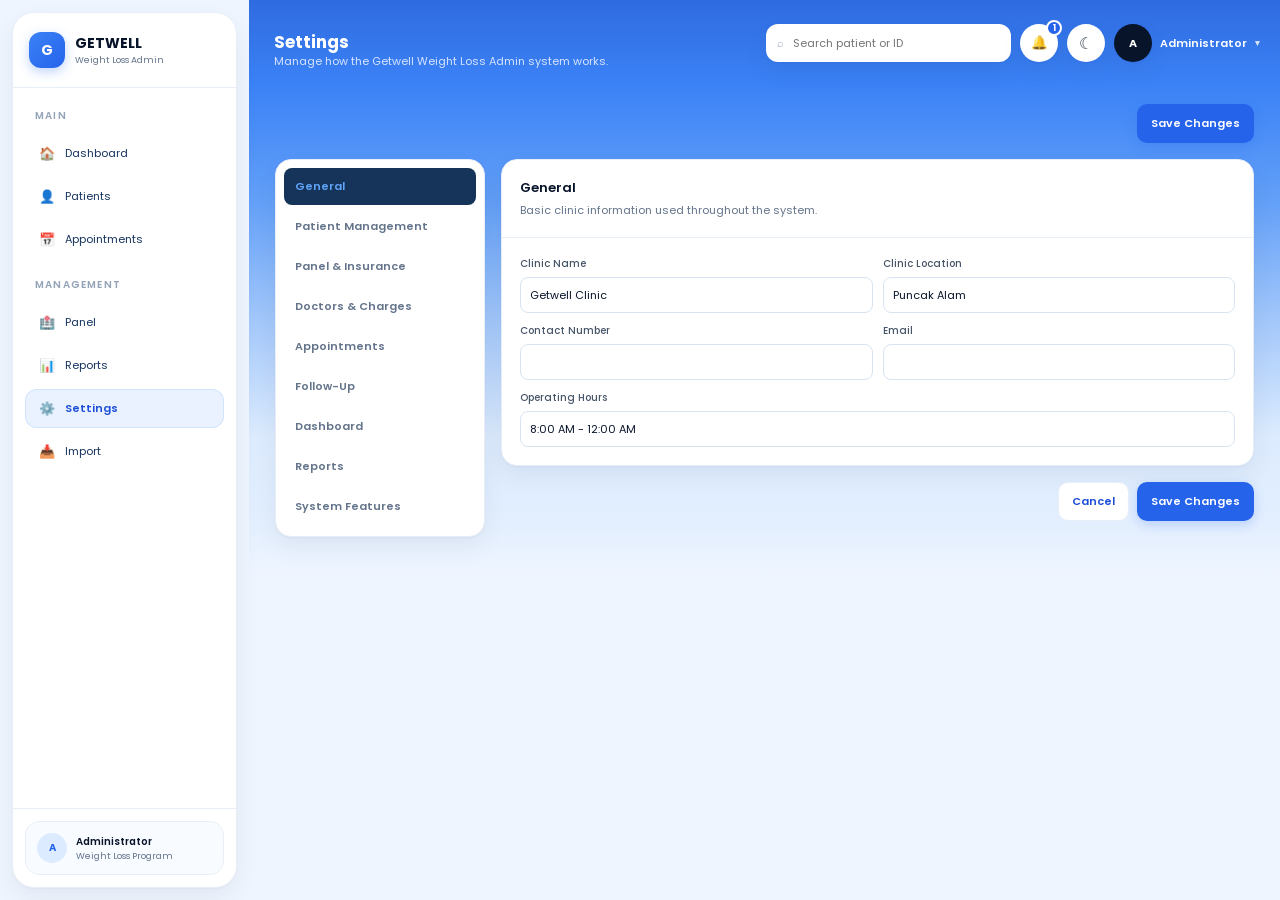
<file: settings.html>
<!doctype html>
<html lang="en">

<head>

  <meta charset="utf-8">

  <meta
    name="viewport"
    content="width=device-width, initial-scale=1, viewport-fit=cover"
  >

  <title>Settings | Getwell</title>

  <link
    rel="stylesheet"
    href="styles.css?v=20260905-excel-import-3"
  >

  <script
    src="app.js?v=20260905-excel-import-3"
  ></script>

</head>


<body>

<div id="root"></div>


<script>

/* =========================================================
   GETWELL SYSTEM CONFIGURATION
========================================================= */

const SETTINGS_KEY =
  "GETWELL_SYSTEM_CONFIG_V1";


const SETTINGS_UPDATED_KEY =
  "GETWELL_SETTINGS_UPDATED";


/* =========================================================
   DEFAULT SETTINGS
========================================================= */

const DEFAULT_SETTINGS = {

  /* -------------------------------------------------------
     GENERAL
  ------------------------------------------------------- */

  general: {

    clinicName:
      "Getwell Clinic",

    clinicLocation:
      "Puncak Alam",

    contactNumber:
      "",

    email:
      "",

    operatingHours:
      "8:00 AM - 12:00 AM"

  },


  /* -------------------------------------------------------
     PATIENT
  ------------------------------------------------------- */

  patient: {

    idPrefix:
      "GW-",

    idDigits:
      4,

    nextNumber:
      1,

    autoGenerateId:
      true,


    statuses: [

      {
        name:
          "Active",

        enabled:
          true
      },

      {
        name:
          "Inactive",

        enabled:
          true
      },

      {
        name:
          "Completed",

        enabled:
          true
      }

    ],


    defaultStatus:
      "Active"

  },


  /* -------------------------------------------------------
     PANEL & INSURANCE
     
     SELF-PAY IS NOT INCLUDED HERE.
     It is displayed separately as the
     permanent built-in option.
  ------------------------------------------------------- */

  panels: [

    {
      id:
        "PMCARE",

      name:
        "PMCARE",

      enabled:
        true
    },

    {
      id:
        "UITM",

      name:
        "UITM",

      enabled:
        true
    },

    {
      id:
        "COMPUMED",

      name:
        "COMPUMED",

      enabled:
        true
    },

    {
      id:
        "MICARE",

      name:
        "MiCare",

      enabled:
        true
    },

    {
      id:
        "SELCARE",

      name:
        "SELCARE",

      enabled:
        true
    },

    {
      id:
        "IHP",

      name:
        "IHP",

      enabled:
        true
    },

    {
      id:
        "ASP",

      name:
        "ASP",

      enabled:
        true
    },

    {
      id:
        "HEALTHCONNECT",

      name:
        "HEALTHCONNECT",

      enabled:
        true
    },

    {
      id:
        "EMAS",

      name:
        "EMAS",

      enabled:
        true
    },

    {
      id:
        "SPONSORED",

      name:
        "SPONSORED",

      enabled:
        true
    }

  ],

  /* -------------------------------------------------------
     DOCTORS
  ------------------------------------------------------- */
  doctors: [],

  /* -------------------------------------------------------
     VISIT CHARGE CATALOG
  ------------------------------------------------------- */
  chargeCatalog: {
    Injection: [],
    Medication: [],
    Treatment: [],
    Additional: []
  },


  /* -------------------------------------------------------
     VISIT TYPES

     Visit Type on the Add Visit form used to be a free-text
     box. It is a dropdown now, fed from this list, so it uses
     the SAME Settings architecture as doctors, panels and the
     charge catalog rather than a separate store.

     {id, name, enabled} deliberately matches the charge
     catalog shape. Setting enabled:false removes a type from
     NEW visits without touching any visit already saved with
     it -- the visit record stores the type NAME, so history is
     self-contained.

     Must stay in step with getwellDefaultSystemSettings()
     in app.js, which is the READ side.
  ------------------------------------------------------- */
  visitTypes: [
    {id:"VT-CONSULTATION",  name:"Consultation",       enabled:true},
    {id:"VT-FOLLOWUP",      name:"Follow-up",          enabled:true},
    {id:"VT-INJECTION",     name:"Injection",          enabled:true},
    {id:"VT-REVIEW",        name:"Weight Loss Review", enabled:true},
    {id:"VT-MEDREVIEW",     name:"Medication Review",  enabled:true},
    {id:"VT-PROCEDURE",     name:"Procedure",          enabled:true},
    {id:"VT-OTHER",         name:"Other",              enabled:true}
  ],


  /* -------------------------------------------------------
     APPOINTMENTS
  ------------------------------------------------------- */

  appointments: {

    statuses: [

      {
        name:
          "Upcoming",

        enabled:
          true
      },

      {
        name:
          "Completed",

        enabled:
          true
      },

      {
        name:
          "No Show",

        enabled:
          true
      },

      {
        name:
          "Cancelled",

        enabled:
          true
      }

    ],


    types: [
      {name:"Weight Loss Injection", enabled:true},
      {name:"Consultation", enabled:true},
      {name:"Follow-Up", enabled:true},
      {name:"Body Composition Review", enabled:true},
      {name:"Medication Review", enabled:true},
      {name:"Treatment", enabled:true},
      {name:"Other", enabled:true}
    ],

    defaultStatus:
      "Upcoming",

    defaultType:
      "Follow-Up",

    defaultDuration:
      30

  },


  /* -------------------------------------------------------
     FOLLOW UP
  ------------------------------------------------------- */

  followUp: {

    dueAfterDays:
      5,

    overdueAfterDays:
      7,

    defaultDays:
      5,

    minDays:
      1,

    maxDays:
      30,

    specialIntervals:
      []

  },


  /* -------------------------------------------------------
     DASHBOARD
  ------------------------------------------------------- */

  dashboard: {

    showTotalPatients:
      true,

    showActivePatients:
      true,

    showDueFollowUp:
      true,

    showPanelPatients:
      true,

    showAttention:
      true,

    showPanelClaimOverview:
      true

  },


  /* -------------------------------------------------------
     REPORTS
  ------------------------------------------------------- */

  reports: {

    showPerformance:
      true,

    showRevenue:
      true,

    showPatientActivity:
      true,

    showVisitSummary:
      true,

    showPanelPerformance:
      true,

    showSuspendedPolicies:
      true,

    showAppointmentPerformance:
      true,

    showDownloadPDF:
      true

  },


  /* -------------------------------------------------------
     SYSTEM FEATURES
  ------------------------------------------------------- */

  features: {

    patients:
      true,

    appointments:
      true,

    panel:
      true,

    reports:
      true,

    followUpAlerts:
      true,

    panelClaims:
      true

  }

};


/* =========================================================
   DEEP CLONE
========================================================= */

function deepClone(
  object
){

  return JSON.parse(
    JSON.stringify(
      object
    )
  );

}


/* =========================================================
   MERGE SETTINGS
========================================================= */

function mergeSettings(
  defaults,
  saved
){

  if(
    Array.isArray(
      defaults
    )
  ){

    return Array.isArray(
      saved
    )
      ? saved
      : deepClone(
          defaults
        );

  }


  if(
    defaults &&
    typeof defaults ===
      "object"
  ){

    const result =
      {};


    Object.keys(
      defaults
    )
    .forEach(
      key => {

        result[key] =
          mergeSettings(

            defaults[key],

            saved &&
            saved[key] !==
              undefined

              ? saved[key]

              : defaults[key]

          );

      }
    );


    return result;

  }


  return saved !==
    undefined

      ? saved

      : defaults;

}


/* =========================================================
   GET SETTINGS

   IMPORTANT:
   Existing saved settings may only contain
   the original 5 panels.

   We automatically add the missing panels.
========================================================= */

function getSettings(){

  const raw =
    localStorage.getItem(
      SETTINGS_KEY
    );


  /* -------------------------------------------------------
     NO SAVED SETTINGS
  ------------------------------------------------------- */

  if(!raw){

    const initial =
      deepClone(
        DEFAULT_SETTINGS
      );


    localStorage.setItem(

      SETTINGS_KEY,

      JSON.stringify(
        initial
      )

    );


    return initial;

  }


  /* -------------------------------------------------------
     READ SAVED SETTINGS
  ------------------------------------------------------- */

  try{

    const saved =
      JSON.parse(
        raw
      );


    const result =
      mergeSettings(

        DEFAULT_SETTINGS,

        saved

      );


    /* -----------------------------------------------------
       ADD ANY NEW PANEL THAT DOES NOT EXIST YET

       This prevents the old saved 5-panel configuration
       from blocking the new panels.
    ----------------------------------------------------- */

    const existingPanels =

      Array.isArray(
        result.panels
      )

        ? result.panels

        : [];


    const existingIds =
      new Set(

        existingPanels.map(

          panel =>

            String(
              panel.id
            )
            .toUpperCase()

        )

      );


    /*
      Backfill runs ONCE per browser.

      It used to run on every load, which meant a built-in
      panel the user deleted was silently re-added the next
      time Settings was opened and written back on the next
      Save -- so PMCARE, MiCare and the rest could never
      actually be removed.
    */

    if(saved.panelsBackfilled !== true){

      DEFAULT_SETTINGS.panels
        .forEach(

          defaultPanel => {

            const id =

              String(
                defaultPanel.id
              )
              .toUpperCase();


            if(
              !existingIds.has(
                id
              )
            ){

              existingPanels.push(

                deepClone(
                  defaultPanel
                )

              );

            }

          }

        );

      result.panelsBackfilled = true;

    }else{

      result.panelsBackfilled = true;

    }


    result.panels =
      existingPanels;


    return result;

  }


  catch(error){

    console.error(
      "Unable to read Getwell system settings:",
      error
    );


    return deepClone(
      DEFAULT_SETTINGS
    );

  }

}


/* =========================================================
   SAVE SETTINGS
========================================================= */

function saveSettings(){

  settings.updatedAt = new Date().toISOString();

  localStorage.setItem(
    SETTINGS_KEY,
    JSON.stringify(settings)
  );

  localStorage.setItem(
    SETTINGS_UPDATED_KEY,
    String(Date.now())
  );

  if(typeof getwellRemoteSaveSettings === "function"){
    getwellRemoteSaveSettings(settings).then(result=>{
      if(!result.ok){
        console.error("[Getwell] Settings were saved locally but not to Google Sheets:",result.error);
      }
    });
  }
}


/* =========================================================
   CURRENT SETTINGS
========================================================= */

let settings =
  getSettings();


/* =========================================================
   RENDER PAGE
========================================================= */

document.getElementById(
  "root"
).innerHTML = shell(

  "Settings",

  "settings",

  `

  <div class="page-head">

    <div></div>

    <button
      class="primary"
      onclick="saveAllSettings()"
    >
      Save Changes
    </button>

  </div>


  <div
    class="settings-layout"
    style="
      display:grid;
      gap:16px;
      align-items:start;
    "
  >


    <!-- =================================================
         LEFT SETTINGS MENU
    ================================================== -->

    <div
      class="card"
      style="
        padding:8px;
        position:sticky;
        top:16px;
      "
    >

      <button
        class="settings-tab active"
        data-section="general"
        onclick="
          showSettingsSection(
            'general'
          )
        "
      >
        General
      </button>


      <button
        class="settings-tab"
        data-section="patient"
        onclick="
          showSettingsSection(
            'patient'
          )
        "
      >
        Patient Management
      </button>


      <button
        class="settings-tab"
        data-section="panels"
        onclick="
          showSettingsSection(
            'panels'
          )
        "
      >
        Panel & Insurance
      </button>


      <button
        class="settings-tab"
        data-section="catalog"
        onclick="
          showSettingsSection(
            'catalog'
          )
        "
      >
        Doctors & Charges
      </button>


      <button
        class="settings-tab"
        data-section="appointments"
        onclick="
          showSettingsSection(
            'appointments'
          )
        "
      >
        Appointments
      </button>


      <button
        class="settings-tab"
        data-section="followUp"
        onclick="
          showSettingsSection(
            'followUp'
          )
        "
      >
        Follow-Up
      </button>


      <button
        class="settings-tab"
        data-section="dashboard"
        onclick="
          showSettingsSection(
            'dashboard'
          )
        "
      >
        Dashboard
      </button>


      <button
        class="settings-tab"
        data-section="reports"
        onclick="
          showSettingsSection(
            'reports'
          )
        "
      >
        Reports
      </button>


      <button
        class="settings-tab"
        data-section="features"
        onclick="
          showSettingsSection(
            'features'
          )
        "
      >
        System Features
      </button>

    </div>


    <!-- =================================================
         RIGHT CONTENT
    ================================================== -->

    <div>


      <!-- =================================================
           GENERAL
      ================================================== -->

      <section
        id="section-general"
        class="settings-section"
      >

        <div class="card">

          <div class="card-head">

            <div>

              <h2>
                General
              </h2>

              <p>
                Basic clinic information used
                throughout the system.
              </p>

            </div>

          </div>


          <div class="card-body">

            <div class="form-grid">


              <div class="form-group">

                <label>
                  Clinic Name
                </label>

                <input
                  id="clinicName"
                >

              </div>


              <div class="form-group">

                <label>
                  Clinic Location
                </label>

                <input
                  id="clinicLocation"
                >

              </div>


              <div class="form-group">

                <label>
                  Contact Number
                </label>

                <input
                  id="contactNumber"
                >

              </div>


              <div class="form-group">

                <label>
                  Email
                </label>

                <input
                  id="clinicEmail"
                >

              </div>


              <div class="form-group full">

                <label>
                  Operating Hours
                </label>

                <input
                  id="operatingHours"
                >

              </div>


            </div>

          </div>

        </div>

      </section>


      <!-- =================================================
           PATIENT MANAGEMENT
      ================================================== -->

      <section
        id="section-patient"
        class="settings-section"
        hidden
      >


        <div
          class="card"
          style="margin-bottom:16px;"
        >

          <div class="card-head">

            <div>

              <h2>
                Patient ID
              </h2>

              <p>
                Control how new Patient IDs are generated.
              </p>

            </div>

          </div>


          <div class="card-body">

            <div class="form-grid">


              <div class="form-group">

                <label>
                  ID Prefix
                </label>

                <input
                  id="patientIdPrefix"
                >

              </div>


              <div class="form-group">

                <label>
                  Number of Digits
                </label>

                <input
                  id="patientIdDigits"
                  type="number"
                  min="1"
                  max="8"
                >

              </div>


              <div class="form-group">

                <label>
                  Next Patient Number
                </label>

                <input
                  id="patientNextNumber"
                  type="number"
                  min="1"
                >

              </div>


              <div
                class="form-group"
                style="
                  display:flex;
                  align-items:flex-end;
                "
              >

                <label
                  style="
                    display:flex;
                    align-items:center;
                    gap:8px;
                    height:36px;
                  "
                >

                  <input
                    id="autoGeneratePatientId"
                    type="checkbox"
                    style="
                      width:15px;
                      height:15px;
                    "
                  >

                  Automatically generate Patient ID

                </label>

              </div>


            </div>


            <div
              class="card"
              style="
                margin-top:16px;
                background:var(--surface);
              "
            >

              <div
                style="
                  padding:14px;
                "
              >

                <div
                  style="
                    font-size:10px;
                    color:var(--muted);
                  "
                >
                  PREVIEW
                </div>


                <div
                  id="patientIdPreview"
                  style="
                    font-size:20px;
                    font-weight:700;
                    margin-top:5px;
                  "
                ></div>

              </div>

            </div>

          </div>

        </div>


        <!-- PATIENT STATUS -->

        <div class="card">

          <div class="card-head">

            <div>

              <h2>
                Patient Status
              </h2>

              <p>
                Control the status options available
                throughout patient management.
              </p>

            </div>


            <button
              class="secondary"
              onclick="
                addPatientStatus()
              "
            >
              + Add Status
            </button>

          </div>


          <div
            id="patientStatusList"
            class="card-body"
          ></div>


          <div
            class="card-body"
            style="
              border-top:1px solid var(--border);
            "
          >

            <div class="form-group">

              <label>
                Default Status For New Patients
              </label>

              <select
                id="defaultPatientStatus"
              ></select>

            </div>

          </div>

        </div>


      </section>


      <!-- =================================================
           PANEL & INSURANCE
      ================================================== -->

      <section
        id="section-panels"
        class="settings-section"
        hidden
      >

        <div class="card">

          <div class="card-head">

            <div>

              <h2>
                Panel & Insurance
              </h2>

              <p>
                Add, disable or rename panel providers.
              </p>

            </div>


            <button
              class="secondary"
              onclick="
                addPanel()
              "
            >
              + Add Panel
            </button>

          </div>


          <div
            id="panelList"
            class="card-body"
          ></div>

        </div>

      </section>


      <!-- =================================================
           APPOINTMENTS
      ================================================== -->

      <section
        id="section-catalog"
        class="settings-section"
        hidden
      >

        <div class="card" style="margin-bottom:16px;">
          <div class="card-head">
            <div>
              <h2>Doctors</h2>
              <p>Doctors listed here can be selected when creating appointments and patient records.</p>
            </div>
            <button class="secondary" type="button" onclick="addDoctor()">＋ Add Doctor</button>
          </div>
          <div class="card-body">
            <div id="doctorSettingsList"></div>
          </div>
        </div>

        <div class="card" style="margin-bottom:16px;">
          <div class="card-head">
            <div>
              <h2>Visit Types</h2>
              <p>These fill the Visit Type dropdown on Add Visit. Switching one off removes it from new visits; visits already saved with it keep it.</p>
            </div>
            <button class="secondary" type="button" onclick="addVisitType()">＋ Add Visit Type</button>
          </div>
          <div class="card-body">
            <div id="visitTypeSettings"></div>
          </div>
        </div>

        <div class="card">
          <div class="card-head">
            <div>
              <h2>Visit Charges</h2>
              <p>Manage selectable items and default prices for Injection, Medication, Treatment and Additional.</p>
            </div>
          </div>
          <div class="card-body">
            <div id="chargeCatalogSettings"></div>
          </div>
        </div>

      </section>


      <section
        id="section-appointments"
        class="settings-section"
        hidden
      >

        <div class="card">

          <div class="card-head">

            <div>

              <h2>
                Appointment Settings
              </h2>

              <p>
                Control appointment statuses and defaults.
              </p>

            </div>


            <button
              class="secondary"
              onclick="
                addAppointmentStatus()
              "
            >
              + Add Status
            </button>

          </div>


          <div class="card-body">

            <div
              id="appointmentStatusList"
            ></div>


            <div
              style="
                margin-top:16px;
                padding-top:16px;
                border-top:1px solid var(--border);
              "
            >

              <div class="form-grid">


                <div class="form-group">

                  <label>
                    Default Appointment Status
                  </label>

                  <select
                    id="defaultAppointmentStatus"
                  ></select>

                </div>


                <div class="form-group">

                  <label>
                    Default Duration (minutes)
                  </label>

                  <input
                    id="appointmentDuration"
                    type="number"
                    min="5"
                    step="5"
                  >

                </div>


              </div>

            </div>

          </div>

        </div>

        <div class="card" style="margin-top:16px;">
          <div class="card-head">
            <div>
              <h2>Appointment Types</h2>
              <p>Manage the appointment types available in Add/Edit Appointment.</p>
            </div>
            <button class="secondary" type="button" onclick="addAppointmentType()">+ Add Type</button>
          </div>
          <div class="card-body">
            <div id="appointmentTypeList"></div>
            <div class="form-grid" style="margin-top:16px;padding-top:16px;border-top:1px solid var(--border);">
              <div class="form-group">
                <label>Default Appointment Type</label>
                <select id="defaultAppointmentType"></select>
              </div>
            </div>
          </div>
        </div>

      </section>


      <!-- =================================================
           FOLLOW UP
      ================================================== -->

      <section
        id="section-followUp"
        class="settings-section"
        hidden
      >

        <div class="card">

          <div class="card-head">

            <div>

              <h2>
                Follow-Up Rules
              </h2>

              <p>
                Control when patients appear in
                follow-up alerts.
              </p>

            </div>

          </div>


          <div class="card-body">

            <div class="form-grid">


              <div class="form-group">

                <label>
                  Due After (days)
                </label>

                <input
                  id="followUpDue"
                  type="number"
                  min="1"
                >

              </div>


              <div class="form-group">

                <label>
                  Overdue After (days)
                </label>

                <input
                  id="followUpOverdue"
                  type="number"
                  min="1"
                >

              </div>

              <div class="form-group">
                <label>Default Follow-Up (days)</label>
                <input id="followUpDefaultDays" type="number" min="1" max="365">
              </div>

              <div class="form-group">
                <label>Minimum Follow-Up (days)</label>
                <input id="followUpMinDays" type="number" min="1" max="365">
              </div>

              <div class="form-group">
                <label>Maximum Follow-Up (days)</label>
                <input id="followUpMaxDays" type="number" min="1" max="365">
              </div>

            </div>

            <div class="form-group" style="margin-top:16px;">
              <label>Follow-Up Message Template</label>
              <textarea id="followUpMessageTemplate" rows="7"
                placeholder="Enter the default follow-up message staff can edit before copying."></textarea>
              <div class="hint" style="margin-top:6px;">
                This is the default message loaded by “Follow Up Now”. Staff can still edit it for each patient before copying.
              </div>
            </div>

          </div>

        </div>

      </section>


      <!-- =================================================
           DASHBOARD
      ================================================== -->

      <section
        id="section-dashboard"
        class="settings-section"
        hidden
      >

        <div class="card">

          <div class="card-head">

            <div>

              <h2>
                Dashboard
              </h2>

              <p>
                Choose which dashboard sections are displayed.
              </p>

            </div>

          </div>


          <div
            id="dashboardOptions"
            class="card-body"
          ></div>

        </div>

      </section>


      <!-- =================================================
           REPORTS
      ================================================== -->

      <section
        id="section-reports"
        class="settings-section"
        hidden
      >

        <div class="card">

          <div class="card-head">

            <div>

              <h2>
                Reports
              </h2>

              <p>
                Control which sections appear on the
                monthly performance report.
              </p>

            </div>

          </div>


          <div
            id="reportOptions"
            class="card-body"
          ></div>

        </div>

      </section>


      <!-- =================================================
           SYSTEM FEATURES
      ================================================== -->

      <section
        id="section-features"
        class="settings-section"
        hidden
      >

        <div class="card">

          <div class="card-head">

            <div>

              <h2>
                System Features
              </h2>

              <p>
                Enable or disable major features
                across the application.
              </p>

            </div>

          </div>


          <div
            id="featureOptions"
            class="card-body"
          ></div>

        </div>

      </section>


      <!-- =================================================
           BOTTOM ACTIONS
      ================================================== -->

      <div
        style="
          display:flex;
          justify-content:flex-end;
          gap:8px;
          margin-top:16px;
        "
      >

        <button
          class="secondary"
          onclick="
            reloadSettings()
          "
        >
          Cancel
        </button>


        <button
          class="primary"
          onclick="
            saveAllSettings()
          "
        >
          Save Changes
        </button>

      </div>


      <div
        id="saveMessage"
        style="
          text-align:right;
          font-size:10px;
          color:#16A34A;
          margin-top:7px;
          min-height:14px;
        "
      ></div>


    </div>

  </div>

  `

);


/* =========================================================
   SETTINGS-SPECIFIC CSS
========================================================= */

const settingsStyle =
  document.createElement(
    "style"
  );


settingsStyle.textContent = `

.settings-tab{

  display:block;

  width:100%;

  border:0;

  background:transparent;

  text-align:left;

  padding:10px 11px;

  border-radius:8px;

  font-family:inherit;

  font-size:11px;

  font-weight:600;

  color:var(--muted);

  cursor:pointer;

  margin-bottom:3px;

}


.settings-tab:hover{

  background:var(--surface);

  color:var(--navy);

}


.settings-tab.active{

  background:#16345A;

  color:#60A5FA;

}


.settings-section[hidden]{

  display:none !important;

}


.settings-item{

  display:flex;

  align-items:center;

  justify-content:space-between;

  gap:15px;

  padding:13px 0;

  border-bottom:
    1px solid var(--border-light);

}


.settings-item:last-child{

  border-bottom:0;

}


.settings-item-main{

  min-width:0;

}


.settings-item-title{

  font-size:11px;

  font-weight:600;

}


.settings-item-sub{

  font-size:9px;

  color:var(--muted);

  margin-top:3px;

}


.settings-actions{

  display:flex;

  align-items:center;

  gap:7px;

}


.settings-toggle{

  width:38px;

  height:21px;

  border-radius:999px;

  border:0;

  background:#CBD5E1;

  position:relative;

  cursor:pointer;

  flex:0 0 auto;

}


.settings-toggle::after{

  content:"";

  position:absolute;

  top:3px;

  left:3px;

  width:15px;

  height:15px;

  border-radius:50%;

  background:#fff;

  transition:.15s;

}


.settings-toggle.on{

  background:#2563EB;

}


.settings-toggle.on::after{

  left:20px;

}


.settings-input{

  width:180px;

  height:34px;

  border:1px solid var(--border);

  border-radius:8px;

  background:var(--card);

  color:var(--navy);

  padding:0 9px;

  font:inherit;

  font-size:10px;

}


.settings-small-button{

  height:30px;

  padding:0 9px;

  border-radius:7px;

  border:1px solid var(--border);

  background:var(--card);

  color:var(--navy);

  font:inherit;

  font-size:9px;

  cursor:pointer;

}


.settings-small-button:hover{

  background:var(--surface);

}


.settings-danger{

  color:#DC2626;

  border-color:#FCA5A5;

}

`;


document.head.appendChild(
  settingsStyle
);


/* =========================================================
   GENERAL
========================================================= */

function loadGeneral(){

  document.getElementById(
    "clinicName"
  ).value =
    settings.general.clinicName;


  document.getElementById(
    "clinicLocation"
  ).value =
    settings.general.clinicLocation;


  document.getElementById(
    "contactNumber"
  ).value =
    settings.general.contactNumber;


  document.getElementById(
    "clinicEmail"
  ).value =
    settings.general.email;


  document.getElementById(
    "operatingHours"
  ).value =
    settings.general.operatingHours;

}


/* =========================================================
   PATIENT ID
========================================================= */

function patientIdPreview(){

  const prefix =
    document.getElementById(
      "patientIdPrefix"
    ).value;


  const digits =
    Math.max(

      1,

      Number(
        document.getElementById(
          "patientIdDigits"
        ).value
      ) || 4

    );


  const number =
    Math.max(

      1,

      Number(
        document.getElementById(
          "patientNextNumber"
        ).value
      ) || 1

    );


  document.getElementById(
    "patientIdPreview"
  ).textContent =

    prefix +

    String(
      number
    )
    .padStart(
      digits,
      "0"
    );

}


function loadPatientSettings(){

  document.getElementById(
    "patientIdPrefix"
  ).value =
    settings.patient.idPrefix;


  document.getElementById(
    "patientIdDigits"
  ).value =
    settings.patient.idDigits;


  document.getElementById(
    "patientNextNumber"
  ).value =
    settings.patient.nextNumber;


  document.getElementById(
    "autoGeneratePatientId"
  ).checked =
    settings.patient.autoGenerateId;


  patientIdPreview();


  [
    "patientIdPrefix",
    "patientIdDigits",
    "patientNextNumber"
  ]
  .forEach(

    id => {

      document.getElementById(
        id
      ).oninput =
        patientIdPreview;

    }

  );


  renderPatientStatuses();

}


/* =========================================================
   PATIENT STATUS
========================================================= */

function renderPatientStatuses(){

  const container =
    document.getElementById(
      "patientStatusList"
    );


  container.innerHTML =

    settings.patient.statuses

      .map(

        (
          status,
          index
        ) => `

          <div
            class="settings-item"
          >

            <div
              class="settings-item-main"
            >

              <div
                class="settings-item-title"
              >

                <input
                  class="settings-input"
                  value="${escapeHtml(
                    status.name
                  )}"
                  onchange="
                    updatePatientStatusName(
                      ${index},
                      this.value
                    )
                  "
                >

              </div>


              <div
                class="settings-item-sub"
              >
                Used throughout patient management.
              </div>

            </div>


            <div
              class="settings-actions"
            >

              <button
                class="
                  settings-toggle
                  ${
                    status.enabled
                      ? "on"
                      : ""
                  }
                "
                onclick="
                  togglePatientStatus(
                    ${index}
                  )
                "
              ></button>


              ${
                settings.patient.statuses.length > 1

                  ? `

                    <button
                      class="
                        settings-small-button
                        settings-danger
                      "
                      onclick="
                        removePatientStatus(
                          ${index}
                        )
                      "
                    >
                      Remove
                    </button>

                  `

                  : ""

              }

            </div>

          </div>

        `

      )
      .join("");


  renderDefaultPatientStatus();

}


function updatePatientStatusName(
  index,
  value
){

  const clean =
    String(
      value ||
      ""
    )
    .trim();


  if(!clean){

    return;

  }


  const oldName =
    settings.patient
      .statuses[index]
      .name;


  settings.patient
    .statuses[index]
    .name =
      clean;


  if(
    settings.patient
      .defaultStatus ===
    oldName
  ){

    settings.patient
      .defaultStatus =
      clean;

  }


  renderDefaultPatientStatus();

}


function togglePatientStatus(
  index
){

  settings.patient
    .statuses[index]
    .enabled =

    !settings.patient
      .statuses[index]
      .enabled;


  if(
    !settings.patient.statuses
      .some(
        status =>
          status.enabled
      )
  ){

    settings.patient
      .statuses[index]
      .enabled =
      true;

  }


  renderPatientStatuses();

}


function removePatientStatus(
  index
){

  const status =
    settings.patient
      .statuses[index];


  if(
    !confirm(
      `Remove patient status "${status.name}"?`
    )
  ){

    return;

  }


  settings.patient.statuses
    .splice(
      index,
      1
    );


  if(
    !settings.patient.statuses
      .some(
        status =>
          status.enabled
      )
  ){

    settings.patient.statuses[0]
      .enabled =
      true;

  }


  if(
    !settings.patient.statuses
      .some(
        status =>
          status.name ===
            settings.patient.defaultStatus &&
          status.enabled
      )
  ){

    const first =
      settings.patient.statuses
        .find(
          status =>
            status.enabled
        );


    if(first){

      settings.patient.defaultStatus =
        first.name;

    }

  }


  renderPatientStatuses();

}


function addPatientStatus(){

  const name =
    prompt(
      "Enter the new patient status:"
    );


  if(!name){

    return;

  }


  const clean =
    name.trim();


  if(
    settings.patient.statuses
      .some(
        status =>
          status.name
            .toLowerCase() ===
          clean.toLowerCase()
      )
  ){

    alert(
      "That patient status already exists."
    );


    return;

  }


  settings.patient.statuses
    .push({

      name:
        clean,

      enabled:
        true

    });


  renderPatientStatuses();

}


function renderDefaultPatientStatus(){

  const select =
    document.getElementById(
      "defaultPatientStatus"
    );


  const enabled =
    settings.patient.statuses
      .filter(
        status =>
          status.enabled
      );


  select.innerHTML =

    enabled
      .map(

        status => `

          <option
            value="${escapeHtml(
              status.name
            )}"
          >
            ${escapeHtml(
              status.name
            )}
          </option>

        `

      )
      .join("");


  if(
    enabled.some(
      status =>
        status.name ===
        settings.patient.defaultStatus
    )
  ){

    select.value =
      settings.patient.defaultStatus;

  }

  else if(
    enabled.length
  ){

    select.value =
      enabled[0].name;

  }

}


/* =========================================================
   PANELS
========================================================= */

function renderPanels(){

  const container =
    document.getElementById(
      "panelList"
    );


  container.innerHTML = `

    <!-- SELF PAY -->

    <div
      class="settings-item"
      style="padding-top:0;"
    >

      <div
        class="settings-item-main"
      >

        <div
          class="settings-item-title"
        >
          Self-Pay
        </div>


        <div
          class="settings-item-sub"
        >
          Built-in payment option. Cannot be removed.
        </div>

      </div>


      <span
        class="badge green"
      >
        Always Available
      </span>

    </div>


    <!-- CONFIGURED PANELS -->

    ${
      settings.panels
        .map(

          (
            panel,
            index
          ) => `

            <div
              class="settings-item"
            >

              <div
                class="settings-item-main"
              >

                <div
                  style="
                    display:flex;
                    gap:8px;
                    align-items:center;
                    flex-wrap:wrap;
                  "
                >

                  <input
                    class="settings-input"
                    value="${escapeHtml(
                      panel.name
                    )}"
                    onchange="
                      updatePanelName(
                        ${index},
                        this.value
                      )
                    "
                  >


                  ${
                    panel.enabled

                      ? `

                        <span
                          class="badge green"
                        >
                          Active
                        </span>

                      `

                      : `

                        <span
                          class="badge gray"
                        >
                          Disabled
                        </span>

                      `
                  }

                </div>


                <div
                  class="settings-item-sub"
                >
                  ID:
                  ${escapeHtml(
                    panel.id
                  )}
                </div>

              </div>


              <div
                class="settings-actions"
              >

                <button
                  class="
                    settings-toggle
                    ${
                      panel.enabled
                        ? "on"
                        : ""
                    }
                  "
                  onclick="
                    togglePanel(
                      ${index}
                    )
                  "
                ></button>


                <button
                  class="
                    settings-small-button
                    settings-danger
                  "
                  onclick="
                    removePanel(
                      ${index}
                    )
                  "
                >
                  Remove
                </button>

              </div>

            </div>

          `

        )
        .join("")
    }

  `;

}


function updatePanelName(
  index,
  value
){

  const clean =
    String(
      value ||
      ""
    )
    .trim();


  if(!clean){

    renderPanels();

    return;

  }


  settings.panels[index]
    .name =
    clean;


  renderPanels();

}


function togglePanel(
  index
){

  settings.panels[index]
    .enabled =

    !settings.panels[index]
      .enabled;


  renderPanels();

}


function removePanel(
  index
){

  const panel =
    settings.panels[index];


  if(
    !confirm(
      `Remove panel "${panel.name}"?`
    )
  ){

    return;

  }


  settings.panels.splice(
    index,
    1
  );


  renderPanels();

}


function addPanel(){

  const name =
    prompt(
      "Enter the new panel provider name:"
    );


  if(!name){

    return;

  }


  const clean =
    name.trim();


  if(!clean){

    return;

  }


  if(
    settings.panels
      .some(
        panel =>
          panel.name
            .toLowerCase() ===
          clean.toLowerCase()
      )
  ){

    alert(
      "That panel already exists."
    );


    return;

  }


  let id =
    clean
      .toUpperCase()
      .replace(
        /[^A-Z0-9]+/g,
        "_"
      );


  /*
    Make sure the generated ID
    is unique.
  */

  const existingIds =
    settings.panels.map(
      panel =>
        String(
          panel.id
        )
        .toUpperCase()
    );


  let originalId =
    id;


  let counter =
    2;


  while(
    existingIds.includes(
      id
    )
  ){

    id =
      `${originalId}_${counter}`;

    counter++;

  }


  settings.panels.push({

    id,

    name:
      clean,

    enabled:
      true

  });


  renderPanels();

}


/* =========================================================
   APPOINTMENTS
========================================================= */

function renderAppointmentStatuses(){

  const container =
    document.getElementById(
      "appointmentStatusList"
    );


  container.innerHTML =

    settings.appointments
      .statuses
      .map(

        (
          status,
          index
        ) => `

          <div
            class="settings-item"
          >

            <div
              class="settings-item-main"
            >

              <input
                class="settings-input"
                value="${escapeHtml(
                  status.name
                )}"
                onchange="
                  updateAppointmentStatusName(
                    ${index},
                    this.value
                  )
                "
              >

            </div>


            <div
              class="settings-actions"
            >

              <button
                class="
                  settings-toggle
                  ${
                    status.enabled
                      ? "on"
                      : ""
                  }
                "
                onclick="
                  toggleAppointmentStatus(
                    ${index}
                  )
                "
              ></button>


              <button
                class="
                  settings-small-button
                  settings-danger
                "
                onclick="
                  removeAppointmentStatus(
                    ${index}
                  )
                "
              >
                Remove
              </button>

            </div>

          </div>

        `

      )
      .join("");


  renderDefaultAppointmentStatus();

}


function updateAppointmentStatusName(
  index,
  value
){

  const clean =
    String(
      value ||
      ""
    )
    .trim();


  if(!clean){

    return;

  }


  const old =
    settings.appointments
      .statuses[index]
      .name;


  settings.appointments
    .statuses[index]
    .name =
    clean;


  if(
    settings.appointments
      .defaultStatus ===
    old
  ){

    settings.appointments
      .defaultStatus =
      clean;

  }


  renderAppointmentStatuses();

}


function toggleAppointmentStatus(
  index
){

  settings.appointments
    .statuses[index]
    .enabled =

    !settings.appointments
      .statuses[index]
      .enabled;


  if(
    !settings.appointments.statuses
      .some(
        status =>
          status.enabled
      )
  ){

    settings.appointments
      .statuses[index]
      .enabled =
      true;

  }


  renderAppointmentStatuses();

}


function removeAppointmentStatus(
  index
){

  const status =
    settings.appointments
      .statuses[index];


  if(
    !confirm(
      `Remove appointment status "${status.name}"?`
    )
  ){

    return;

  }


  settings.appointments
    .statuses
    .splice(
      index,
      1
    );


  if(
    !settings.appointments.statuses
      .some(
        status =>
          status.enabled
      )
  ){

    settings.appointments
      .statuses[0]
      .enabled =
      true;

  }


  renderAppointmentStatuses();

}


function addAppointmentStatus(){

  const name =
    prompt(
      "Enter the new appointment status:"
    );


  if(!name){

    return;

  }


  const clean =
    name.trim();


  if(
    settings.appointments
      .statuses
      .some(
        status =>
          status.name
            .toLowerCase() ===
          clean.toLowerCase()
      )
  ){

    alert(
      "That appointment status already exists."
    );


    return;

  }


  settings.appointments
    .statuses
    .push({

      name:
        clean,

      enabled:
        true

    });


  renderAppointmentStatuses();

}


function renderDefaultAppointmentStatus(){

  const select =
    document.getElementById(
      "defaultAppointmentStatus"
    );


  const enabled =
    settings.appointments
      .statuses
      .filter(
        status =>
          status.enabled
      );


  select.innerHTML =

    enabled
      .map(

        status => `

          <option
            value="${escapeHtml(
              status.name
            )}"
          >
            ${escapeHtml(
              status.name
            )}
          </option>

        `

      )
      .join("");


  if(
    enabled.some(
      status =>
        status.name ===
        settings.appointments
          .defaultStatus
    )
  ){

    select.value =
      settings.appointments
        .defaultStatus;

  }

  else if(
    enabled.length
  ){

    select.value =
      enabled[0].name;

  }

}


/* =========================================================
   FOLLOW UP
========================================================= */

function loadFollowUp(){
  const f=settings.followUp||{};
  document.getElementById("followUpDue").value=f.dueAfterDays||5;
  document.getElementById("followUpOverdue").value=f.overdueAfterDays||7;
  document.getElementById("followUpDefaultDays").value=f.defaultDays||f.dueAfterDays||5;
  document.getElementById("followUpMinDays").value=f.minDays||1;
  document.getElementById("followUpMaxDays").value=f.maxDays||30;
  const templateEl=document.getElementById("followUpMessageTemplate");
  if(templateEl){
    templateEl.value=f.messageTemplate || getwellFollowUpSettings().messageTemplate || "";
  }
}

function renderAppointmentTypes(){
  const container=document.getElementById("appointmentTypeList");
  if(!container) return;
  if(!Array.isArray(settings.appointments.types)) settings.appointments.types=[];
  container.innerHTML=settings.appointments.types.map((type,index)=>`
    <div class="settings-item">
      <div class="settings-item-main">
        <div class="settings-item-title">${escapeHtml(type.name||"Unnamed")}</div>
        <div class="settings-item-sub">${type.enabled!==false?"Available":"Disabled"}</div>
      </div>
      <div style="display:flex;gap:6px;align-items:center">
        <button class="secondary" type="button" onclick="editAppointmentType(${index})">Edit</button>
        <button class="secondary" type="button" onclick="toggleAppointmentType(${index})">${type.enabled!==false?"Disable":"Enable"}</button>
        <button class="secondary" type="button" onclick="deleteAppointmentType(${index})">Delete</button>
      </div>
    </div>
  `).join("") || `<div class="notif-empty">No appointment types configured.</div>`;

  const select=document.getElementById("defaultAppointmentType");
  if(select){
    const enabled=settings.appointments.types.filter(x=>x&&x.enabled!==false);
    select.innerHTML=enabled.map(x=>`<option value="${escapeHtml(x.name)}">${escapeHtml(x.name)}</option>`).join("");
    select.value=settings.appointments.defaultType||enabled[0]?.name||"";
  }
}

function addAppointmentType(){
  const name=prompt("Appointment type name:");
  if(!name||!name.trim()) return;
  settings.appointments.types.push({name:name.trim(),enabled:true});
  renderAppointmentTypes();
  saveSettings();
}

function editAppointmentType(index){
  const item=settings.appointments.types[index];
  if(!item) return;
  const name=prompt("Appointment type name:",item.name||"");
  if(!name||!name.trim()) return;
  item.name=name.trim();
  renderAppointmentTypes();
  saveSettings();
}

function toggleAppointmentType(index){
  const item=settings.appointments.types[index];
  if(!item) return;
  item.enabled=item.enabled===false;
  if(settings.appointments.defaultType===item.name && item.enabled===false){
    settings.appointments.defaultType="";
  }
  renderAppointmentTypes();
  saveSettings();
}

function deleteAppointmentType(index){
  const item=settings.appointments.types[index];
  if(!item) return;
  if(!confirm(`Delete appointment type "${item.name}"?`)) return;
  settings.appointments.types.splice(index,1);
  if(settings.appointments.defaultType===item.name) settings.appointments.defaultType="";
  renderAppointmentTypes();
  saveSettings();
}


/* =========================================================
   DASHBOARD
========================================================= */

const DASHBOARD_LABELS = {

  showTotalPatients:
    "Total Patients",

  showActivePatients:
    "Active Patients",

  showDueFollowUp:
    "Due Follow-Up",

  showPanelPatients:
    "Panel Patients",

  showAttention:
    "Patients Needing Attention",

  showPanelClaimOverview:
    "Panel Claim Overview"

};


function renderDashboardOptions(){

  const container =
    document.getElementById(
      "dashboardOptions"
    );


  container.innerHTML =

    Object.keys(
      DASHBOARD_LABELS
    )
    .map(

      key => `

        <div
          class="settings-item"
        >

          <div
            class="settings-item-main"
          >

            <div
              class="settings-item-title"
            >
              ${DASHBOARD_LABELS[key]}
            </div>


            <div
              class="settings-item-sub"
            >
              Show this section on the Dashboard.
            </div>

          </div>


          <button
            class="
              settings-toggle
              ${
                settings.dashboard[key]
                  ? "on"
                  : ""
              }
            "
            onclick="
              settings.dashboard['${key}'] =
                !settings.dashboard['${key}'];

              renderDashboardOptions();
            "
          ></button>

        </div>

      `

    )
    .join("");

}


/* =========================================================
   REPORTS
========================================================= */

const REPORT_LABELS = {

  showPerformance:
    "Performance Overview",

  showRevenue:
    "Revenue Breakdown",

  showPatientActivity:
    "Patient Activity",

  showVisitSummary:
    "Visit Summary",

  showPanelPerformance:
    "Panel Performance",

  showSuspendedPolicies:
    "Suspended Policies",

  showAppointmentPerformance:
    "Appointment Performance",

  showDownloadPDF:
    "Download PDF Button"

};


function renderReportOptions(){

  const container =
    document.getElementById(
      "reportOptions"
    );


  container.innerHTML =

    Object.keys(
      REPORT_LABELS
    )
    .map(

      key => `

        <div
          class="settings-item"
        >

          <div
            class="settings-item-main"
          >

            <div
              class="settings-item-title"
            >
              ${REPORT_LABELS[key]}
            </div>


            <div
              class="settings-item-sub"
            >
              Show this section in Reports.
            </div>

          </div>


          <button
            class="
              settings-toggle
              ${
                settings.reports[key]
                  ? "on"
                  : ""
              }
            "
            onclick="
              settings.reports['${key}'] =
                !settings.reports['${key}'];

              renderReportOptions();
            "
          ></button>

        </div>

      `

    )
    .join("");

}


/* =========================================================
   SYSTEM FEATURES
========================================================= */

const FEATURE_LABELS = {

  patients:
    "Patient Management",

  appointments:
    "Appointments",

  panel:
    "Panel Management",

  reports:
    "Reports",

  followUpAlerts:
    "Follow-Up Alerts",

  panelClaims:
    "Panel Claims"

};


function renderFeatureOptions(){

  const container =
    document.getElementById(
      "featureOptions"
    );


  container.innerHTML =

    Object.keys(
      FEATURE_LABELS
    )
    .map(

      key => `

        <div
          class="settings-item"
        >

          <div
            class="settings-item-main"
          >

            <div
              class="settings-item-title"
            >
              ${FEATURE_LABELS[key]}
            </div>


            <div
              class="settings-item-sub"
            >
              Enable or disable this system feature.
            </div>

          </div>


          <button
            class="
              settings-toggle
              ${
                settings.features[key]
                  ? "on"
                  : ""
              }
            "
            onclick="
              settings.features['${key}'] =
                !settings.features['${key}'];

              renderFeatureOptions();
            "
          ></button>

        </div>

      `

    )
    .join("");

}


/* =========================================================
   DOCTORS & CHARGE CATALOG
========================================================= */

function ensureCatalogSettings(){
  if(!Array.isArray(settings.doctors)) settings.doctors = [];
  if(!settings.chargeCatalog || typeof settings.chargeCatalog !== "object"){
    settings.chargeCatalog = {};
  }
  ["Injection","Medication","Treatment","Additional"].forEach(category => {
    if(!Array.isArray(settings.chargeCatalog[category])){
      settings.chargeCatalog[category] = [];
    }
  });
  ensureVisitTypeSettings();
}


/* =========================================================
   VISIT TYPES

   Same add / rename / enable / delete lifecycle as the charge
   catalog above, and stored in the same settings object, so it
   rides the existing Settings -> localStorage -> Settings sheet
   pipeline with no schema change: the Settings sheet holds one
   JSON blob under the key SYSTEM.

   Deleting a type only removes it from the choices offered for
   NEW visits. Every visit already saved keeps working, because
   a visit stores the type NAME on its own row in the Visits
   sheet, and the Add Visit dropdown re-adds any unrecognised
   value as "(not in Settings)" instead of blanking it.
========================================================= */

function ensureVisitTypeSettings(){
  if(!Array.isArray(settings.visitTypes)){
    /*
      A configuration saved by an older build has no
      visitTypes key at all. Seed it from the defaults rather
      than leaving the Add Visit dropdown empty.
    */
    settings.visitTypes = deepClone(DEFAULT_SETTINGS.visitTypes);
  }

  /* Repair rows saved without an id. */
  settings.visitTypes.forEach((type,index) => {
    if(type && !type.id){
      type.id = `VT-${Date.now()}-${index}`;
    }
  });
}

function addVisitType(){
  ensureVisitTypeSettings();
  settings.visitTypes.push({
    id: `VT-${Date.now()}`,
    name: "New Visit Type",
    enabled: true
  });
  renderVisitTypes();
}

function updateVisitType(index,value){
  ensureVisitTypeSettings();
  const item = settings.visitTypes[index];
  if(!item) return;
  item.name = String(value || "").trim();
}

function toggleVisitType(index){
  ensureVisitTypeSettings();
  const item = settings.visitTypes[index];
  if(!item) return;
  item.enabled = item.enabled === false;
  renderVisitTypes();
}

function removeVisitType(index){
  ensureVisitTypeSettings();
  const item = settings.visitTypes[index];
  if(!item) return;

  if(!confirm(
    `Remove the visit type "${item.name || ""}"?\n\n` +
    "It will no longer be offered on new visits. Visits already " +
    "saved with it keep it and are not changed."
  )) return;

  settings.visitTypes.splice(index,1);
  renderVisitTypes();
}

function renderVisitTypes(){
  ensureVisitTypeSettings();
  const container = document.getElementById("visitTypeSettings");
  if(!container) return;

  container.innerHTML = settings.visitTypes.length
    ? settings.visitTypes.map((type,index)=>`
      <div class="settings-item">
        <div class="settings-item-main">
          <div class="settings-item-title">
            <input class="settings-input" data-visit-type-index="${index}"
              value="${escapeHtml(type.name || "")}"
              onchange="updateVisitType(${index}, this.value)">
          </div>
          <div class="settings-item-sub">${type.enabled !== false ? "Available on new visits." : "Hidden from new visits. Existing visits keep it."}</div>
        </div>
        <div class="settings-actions">
          <button class="settings-toggle ${type.enabled !== false ? "on" : ""}"
            onclick="toggleVisitType(${index})"></button>
          <button class="secondary" type="button" onclick="removeVisitType(${index})">Delete</button>
        </div>
      </div>
    `).join("")
    : `<div class="notif-empty">No visit types configured. Click “Add Visit Type”.</div>`;
}

function addDoctor(){
  ensureCatalogSettings();
  settings.doctors.push({
    id: `DR-${Date.now()}`,
    name: "New Doctor",
    enabled: true
  });
  renderDoctors();
}

function updateDoctor(index, value){
  ensureCatalogSettings();
  if(settings.doctors[index]){
    settings.doctors[index].name = value.trim();
  }
}

function toggleDoctor(index){
  ensureCatalogSettings();
  if(settings.doctors[index]){
    settings.doctors[index].enabled = settings.doctors[index].enabled === false;
    renderDoctors();
  }
}

function removeDoctor(index){
  ensureCatalogSettings();
  settings.doctors.splice(index,1);
  renderDoctors();
}

function renderDoctors(){
  ensureCatalogSettings();
  const container = document.getElementById("doctorSettingsList");
  if(!container) return;

  container.innerHTML = settings.doctors.length
    ? settings.doctors.map((doctor,index)=>`
      <div class="settings-item">
        <div class="settings-item-main">
          <div class="settings-item-title">
            <input class="settings-input"
              value="${escapeHtml(doctor.name || "")}"
              onchange="updateDoctor(${index}, this.value)">
          </div>
          <div class="settings-item-sub">Shown in appointment and patient Doctor dropdowns.</div>
        </div>
        <div class="settings-actions">
          <button class="settings-toggle ${doctor.enabled !== false ? "on" : ""}"
            onclick="toggleDoctor(${index})"></button>
          <button class="secondary" type="button" onclick="removeDoctor(${index})">Delete</button>
        </div>
      </div>
    `).join("")
    : `<div class="notif-empty">No doctors configured. Click “Add Doctor”.</div>`;
}

function addChargeItem(category){
  ensureCatalogSettings();
  settings.chargeCatalog[category].push({
    id: `${category.toUpperCase()}-${Date.now()}`,
    name: "New Item",
    price: 0,
    enabled: true
  });
  renderChargeCatalog();
}

function updateChargeItem(category,index,key,value){
  ensureCatalogSettings();
  const item = settings.chargeCatalog[category][index];
  if(!item) return;
  item[key] = key === "price" ? Math.max(0, Number(value) || 0) : value.trim();
}

function toggleChargeItem(category,index){
  ensureCatalogSettings();
  const item = settings.chargeCatalog[category][index];
  if(!item) return;
  item.enabled = item.enabled === false;
  renderChargeCatalog();
}

function removeChargeItem(category,index){
  ensureCatalogSettings();
  settings.chargeCatalog[category].splice(index,1);
  renderChargeCatalog();
}

function renderChargeCatalog(){
  ensureCatalogSettings();
  const container = document.getElementById("chargeCatalogSettings");
  if(!container) return;

  const categories = ["Injection","Medication","Treatment","Additional"];
  container.innerHTML = categories.map(category => `
    <div style="margin-bottom:18px;">
      <div style="display:flex;justify-content:space-between;align-items:center;margin-bottom:8px;">
        <strong>${category}</strong>
        <button class="secondary" type="button" onclick="addChargeItem('${category}')">＋ Add Item</button>
      </div>

      ${settings.chargeCatalog[category].length
        ? settings.chargeCatalog[category].map((item,index)=>`
          <div class="settings-item">
            <div class="settings-item-main" style="display:grid;grid-template-columns:minmax(0,1fr) 140px;gap:8px;">
              <input class="settings-input"
                data-charge-category="${category}" data-charge-index="${index}" data-charge-key="name"
                value="${escapeHtml(item.name || "")}"
                onchange="updateChargeItem('${category}',${index},'name',this.value)">
              <input class="settings-input" type="number" min="0" step="0.01"
                data-charge-category="${category}" data-charge-index="${index}" data-charge-key="price"
                value="${Number(item.price)||0}"
                onchange="updateChargeItem('${category}',${index},'price',this.value)">
            </div>
            <div class="settings-actions">
              <button class="settings-toggle ${item.enabled !== false ? "on" : ""}"
                onclick="toggleChargeItem('${category}',${index})"></button>
              <button class="secondary" type="button" onclick="removeChargeItem('${category}',${index})">Delete</button>
            </div>
          </div>
        `).join("")
        : `<div class="notif-empty">No ${category.toLowerCase()} items configured.</div>`
      }
    </div>
  `).join("");
}


/* =========================================================
   SECTION NAVIGATION
========================================================= */

function showSettingsSection(
  section
){

  document
    .querySelectorAll(
      ".settings-section"
    )
    .forEach(

      element => {

        element.hidden =

          element.id !==
          `section-${section}`;

      }

    );


  document
    .querySelectorAll(
      ".settings-tab"
    )
    .forEach(

      button => {

        button.classList.toggle(

          "active",

          button.dataset.section ===
          section

        );

      }

    );

}


/* =========================================================
   SAVE ALL
========================================================= */

function saveAllSettings(){


  /* -------------------------------------------------------
     GENERAL
  ------------------------------------------------------- */

  settings.general.clinicName =

    document.getElementById(
      "clinicName"
    ).value.trim();


  settings.general.clinicLocation =

    document.getElementById(
      "clinicLocation"
    ).value.trim();


  settings.general.contactNumber =

    document.getElementById(
      "contactNumber"
    ).value.trim();


  settings.general.email =

    document.getElementById(
      "clinicEmail"
    ).value.trim();


  settings.general.operatingHours =

    document.getElementById(
      "operatingHours"
    ).value.trim();



  /* -------------------------------------------------------
     PATIENT
  ------------------------------------------------------- */

  settings.patient.idPrefix =

    document.getElementById(
      "patientIdPrefix"
    ).value;


  settings.patient.idDigits =

    Math.max(

      1,

      Number(
        document.getElementById(
          "patientIdDigits"
        ).value
      ) || 4

    );


  settings.patient.nextNumber =

    Math.max(

      1,

      Number(
        document.getElementById(
          "patientNextNumber"
        ).value
      ) || 1

    );


  settings.patient.autoGenerateId =

    document.getElementById(
      "autoGeneratePatientId"
    ).checked;


  settings.patient.defaultStatus =

    document.getElementById(
      "defaultPatientStatus"
    ).value;



  /* -------------------------------------------------------
     DOCTORS & CHARGE CATALOG
  ------------------------------------------------------- */
  ensureCatalogSettings();

  document
    .querySelectorAll("#doctorSettingsList .settings-input")
    .forEach((input,index) => {
      if(settings.doctors[index]){
        settings.doctors[index].name = input.value.trim();
      }
    });

  /*
    VISIT TYPES & CHARGE ITEMS

    The inline onchange handlers already keep `settings` in
    step, but an input that is still focused when Save is
    clicked can miss its change event. Re-reading the fields
    here by their data-* index is what makes "edit a name, hit
    Save, refresh" reliable.
  */
  document
    .querySelectorAll("#visitTypeSettings [data-visit-type-index]")
    .forEach(input => {
      const item = settings.visitTypes[Number(input.dataset.visitTypeIndex)];
      if(item) item.name = input.value.trim();
    });

  document
    .querySelectorAll("#chargeCatalogSettings [data-charge-category]")
    .forEach(input => {
      const list = settings.chargeCatalog[input.dataset.chargeCategory];
      const item = Array.isArray(list) ? list[Number(input.dataset.chargeIndex)] : null;
      if(!item) return;
      if(input.dataset.chargeKey === "price"){
        item.price = Math.max(0, Number(input.value) || 0);
      }else{
        item.name = input.value.trim();
      }
    });

  /* Drop rows the user left completely blank. */
  settings.visitTypes = settings.visitTypes.filter(t => t && String(t.name || "").trim());

  /* -------------------------------------------------------
     APPOINTMENTS
  ------------------------------------------------------- */

  settings.appointments.defaultStatus =

    document.getElementById(
      "defaultAppointmentStatus"
    ).value;


  settings.appointments.defaultType =
    document.getElementById("defaultAppointmentType")?.value || settings.appointments.defaultType || "";

  settings.appointments.defaultDuration =

    Math.max(

      5,

      Number(
        document.getElementById(
          "appointmentDuration"
        ).value
      ) || 30

    );



  /* -------------------------------------------------------
     FOLLOW UP
  ------------------------------------------------------- */

  settings.followUp.dueAfterDays =

    Math.max(

      1,

      Number(
        document.getElementById(
          "followUpDue"
        ).value
      ) || 5

    );


  settings.followUp.overdueAfterDays =

    Math.max(

      1,

      Number(
        document.getElementById(
          "followUpOverdue"
        ).value
      ) || 7

    );



  settings.followUp.defaultDays =
    Math.max(1,Number(document.getElementById("followUpDefaultDays")?.value)||settings.followUp.dueAfterDays||5);

  settings.followUp.minDays =
    Math.max(1,Number(document.getElementById("followUpMinDays")?.value)||1);

  settings.followUp.maxDays =
    Math.max(settings.followUp.minDays,Number(document.getElementById("followUpMaxDays")?.value)||30);

  const followUpMessageEl = document.getElementById("followUpMessageTemplate");
  if(followUpMessageEl){
    const message = followUpMessageEl.value.trim();
    settings.followUp.messageTemplate =
      message || getwellDefaultSystemSettings().followUp.messageTemplate;
  }

  /* -------------------------------------------------------
     SAVE
  ------------------------------------------------------- */

  saveSettings();


  /* Recorded in Administrator -> Activity Log. */
  if(typeof getwellLogActivity === "function"){
    getwellLogActivity(
      "Edit",
      "Settings",
      "System Settings",
      "Clinic, patient ID, panels, doctors, visit types, " +
      "charges, appointments and follow-up settings saved"
    );
  }


  const message =
    document.getElementById(
      "saveMessage"
    );


  message.textContent =
    "✓ Settings saved successfully.";


  setTimeout(

    () => {

      message.textContent =
        "";

    },

    3000

  );

}


/* =========================================================
   CANCEL
========================================================= */

function reloadSettings(){

  settings =
    getSettings();


  loadEverything();

}


/* =========================================================
   LOAD EVERYTHING
========================================================= */

function loadEverything(){

  loadGeneral();

  loadPatientSettings();

  ensureCatalogSettings();
  renderDoctors();
  renderVisitTypes();
  renderChargeCatalog();

  renderPanels();

  renderAppointmentStatuses();
  renderAppointmentTypes();


  document.getElementById(
    "appointmentDuration"
  ).value =
    settings.appointments
      .defaultDuration;


  loadFollowUp();

  renderDashboardOptions();

  renderReportOptions();

  renderFeatureOptions();

}


/* =========================================================
   ESCAPE HTML
========================================================= */

function escapeHtml(
  value
){

  return String(
    value ??
    ""
  )

  .replace(
    /&/g,
    "&amp;"
  )

  .replace(
    /</g,
    "&lt;"
  )

  .replace(
    />/g,
    "&gt;"
  )

  .replace(
    /"/g,
    "&quot;"
  )

  .replace(
    /'/g,
    "&#039;"
  );

}


/* =========================================================
   INITIALIZE
========================================================= */

loadEverything();


showSettingsSection(
  "general"
);


/* =========================================================
   BACKGROUND SYNC ON THE SETTINGS PAGE

   This page is the settings EDITOR, so it is deliberately the
   one page that is never re-rendered by a background sync.
   Re-running loadEverything() here would throw away whatever
   the user had typed and jump the tab strip back to General.

   getwellSyncRemoteStore() in app.js already knows not to
   overwrite GETWELL_SYSTEM_CONFIG_V1 while settings.html is
   open. All that happens here is a one-line, non-blocking
   notice; the user decides when to pick the change up by
   pressing Cancel, which reloads the configuration from
   storage without touching the page structure.

   The open section, every input, and every unsaved edit are
   left exactly as they are.
========================================================= */

let getwellSettingsNoticeShown = false;

document.addEventListener("getwell:settings-updated", () => {
  if(getwellSettingsNoticeShown) return;
  getwellSettingsNoticeShown = true;

  getwellNotify(
    "Settings were changed elsewhere. Your edits on this page are untouched — " +
    "press Cancel to load the newer configuration, or Save Changes to keep yours.",
    "info"
  );
});

</script>


</body>

</html>
</file>
<file: styles.css>
@import url('https://fonts.googleapis.com/css2?family=Poppins:wght@400;500;600;700&display=swap');
:root{--navy:#08142A;--blue:#2563EB;--page:#EEF5FF;--card:#FFF;--surface:#F8FBFF;--border:#D9E4F2;--border-light:#E8EEF7;--muted:#64748B;--green:#16A34A;--orange:#F59E0B;--red:#DC2626;--shadow:0 8px 28px rgba(15,23,42,.06)}
*{box-sizing:border-box}html,body{margin:0;padding:0;min-height:100%;font-family:Poppins,Arial,sans-serif;background:var(--page);color:var(--navy);font-size:11px}body{overflow-x:hidden}button,input,select,textarea{font-family:inherit}button{cursor:pointer}a{text-decoration:none;color:inherit}
.app{min-height:100vh}.main{margin-left:225px;min-height:100vh}
.sidebar{position:fixed;left:0;top:0;bottom:0;width:225px;background:#F7FAFF;border-right:1px solid var(--border);display:flex;flex-direction:column;z-index:20}.brand{cursor:pointer;color:inherit;text-decoration:none;height:75px;padding:18px 16px;border-bottom:1px solid var(--border);display:flex;align-items:center;gap:10px}.brand-mark{width:36px;height:36px;border-radius:10px;background:linear-gradient(135deg,#3B82F6,#2563EB);color:#fff;display:grid;place-items:center;font-weight:700;font-size:14px}.brand-name{font-size:14px;font-weight:700}.brand-sub{font-size:9px;color:var(--muted)}.nav{padding:20px 12px}.nav-label{font-size:10px;color:#94A3B8;letter-spacing:.12em;font-weight:600;margin:0 10px 10px}.nav a{display:flex;gap:10px;align-items:center;padding:11px 12px;border-radius:10px;font-size:11px;color:#17345F;margin:4px 0}.nav a:hover{background:#EAF2FF;color:#1759D6}.nav a.active{background:#DDEBFF;color:#1759D6;font-weight:600}.sidebar-user{margin-top:auto;padding:12px;border-top:1px solid var(--border)}.user-card{padding:11px;border:1px solid var(--border);border-radius:11px;background:#fff;display:flex;gap:9px;align-items:center}.user-dot{width:30px;height:30px;border-radius:50%;background:#DCEBFF;color:#2563EB;display:grid;place-items:center;font-size:10px;font-weight:700}.user-name{font-size:10px;font-weight:600}.user-role{font-size:9px;color:var(--muted)}
.topbar{height:86px;background:#fff;border-bottom:1px solid var(--border);display:flex;align-items:center;justify-content:space-between;padding:0 18px 0 25px;position:sticky;top:0;z-index:15}.topbar-right{display:flex;align-items:center;gap:9px}.page-title{font-size:17px;font-weight:700;line-height:1.2;display:flex;align-items:center}.page-subtitle{font-size:11px;color:var(--muted)}.search-box{width:245px;height:36px;border:1px solid var(--border);border-radius:9px;background:#fff;display:flex;align-items:center;gap:7px;padding:0 11px}.search-box span{color:#94A3B8}.search-box input{border:0;outline:0;width:100%;background:transparent;font-size:11px;color:var(--navy)}.icon-button,.theme-toggle{width:36px;height:36px;border:1px solid var(--border);border-radius:9px;background:#fff;display:grid;place-items:center;color:#334155}.user-avatar{width:36px;height:36px;border-radius:50%;background:var(--navy);color:#fff;display:grid;place-items:center;font-size:10px;font-weight:600}.theme-toggle{font-size:16px}.content{padding:18px 26px 35px}.page-head{display:flex;justify-content:space-between;align-items:flex-start;margin-bottom:16px}.page-head h1{font-size:21px;margin:0 0 4px}.page-head p{font-size:11px;color:var(--muted);margin:0}.primary,.secondary{border-radius:9px;padding:10px 13px;font-size:11px;font-weight:600;border:1px solid transparent}.primary{background:var(--blue);color:#fff}.secondary{background:#fff;border-color:var(--border);color:#1D4ED8}.card{background:var(--card);border:1px solid var(--border);border-radius:12px;box-shadow:var(--shadow)}.card-head{padding:18px;border-bottom:1px solid var(--border);display:flex;justify-content:space-between;gap:12px;align-items:flex-start}.card-head h2{margin:0;font-size:13px}.card-head p{margin:4px 0 0;font-size:11px;color:var(--muted)}.card-body{padding:18px}
.kpi-grid{display:grid;grid-template-columns:repeat(4,1fr);gap:12px;margin-bottom:16px}.kpi{padding:16px;border:1px solid var(--border);background:#fff;border-radius:12px;box-shadow:var(--shadow)}.kpi-label{font-size:10px;color:#64748B;font-weight:500}.kpi-value{font-size:25px;font-weight:700;margin-top:8px}.kpi-sub{font-size:10px;color:#94A3B8;margin-top:3px}
.row{display:flex;align-items:center;gap:12px;padding:13px 16px;border-bottom:1px solid var(--border-light)}.row:last-child{border-bottom:0}.row-main{flex:1}.row-title{font-size:11px;font-weight:600}.row-sub{font-size:10.5px;line-height:16px;color:var(--muted);margin-top:3px}.avatar-small{width:34px;height:34px;border-radius:9px;background:#E7F0FF;color:#2563EB;display:grid;place-items:center;font-size:10px;font-weight:600}
.table-wrap{overflow:auto}.table{width:100%;border-collapse:collapse;min-width:760px}.table th{background:#F8FBFF;color:#64748B;font-size:10px;font-weight:600;text-align:left;padding:11px;border-bottom:1px solid var(--border)}.table td{font-size:11px;padding:12px 11px;border-bottom:1px solid var(--border)}.table tr:hover td{background:#FAFCFF}
.badge{display:inline-flex;align-items:center;gap:5px;border-radius:999px;padding:4px 8px;font-size:10px;font-weight:600}.badge.green{background:#ECFDF5;color:#15803D}.badge.gray{background:#F1F5F9;color:#475569}.badge.blue{background:#E8F2FF;color:#1D4ED8}.badge.orange{background:#FFF7ED;color:#C2410C}.badge.red{background:#FEF2F2;color:#B91C1C}.panel-chip{display:inline-flex;align-items:center;padding:5px 9px;border-radius:999px;background:#E8F2FF;border:1px solid #C7DFFF;color:#1D4ED8;font-size:10px;font-weight:600}
.patient-hero{display:flex;justify-content:space-between;align-items:center;gap:20px;padding:18px 20px;background:#fff;border:1px solid var(--border);border-radius:12px;box-shadow:var(--shadow);margin-bottom:14px}.patient-main{display:flex;align-items:center;gap:14px}.patient-avatar{width:60px;height:60px;border-radius:14px;background:#DDEBFF;color:#2563EB;display:grid;place-items:center;font-weight:700;font-size:16px}.patient-heading h1{font-size:19px;margin:0 0 5px}.meta{display:flex;align-items:center;gap:7px;flex-wrap:wrap;font-size:10px;color:var(--muted)}.hero-details{display:flex;gap:25px}.hero-detail{display:flex;flex-direction:column;align-items:flex-end}.hero-label{font-size:10px;color:#94A3B8}.hero-value{font-size:10px;font-weight:600}
.patient-tabs{display:flex;gap:20px;background:#fff;border:1px solid var(--border);border-radius:12px;padding:0 16px;margin:15px 0;overflow:auto}.patient-tabs button{border:0;background:transparent;padding:15px 5px 12px;font-size:10px;color:#355277;border-bottom:2px solid transparent;white-space:nowrap}.patient-tabs button.active{color:#1D4ED8;border-bottom-color:#2563EB;font-weight:600}
.finance-grid{display:grid;grid-template-columns:repeat(3,1fr);gap:10px}.finance-card{padding:16px;border:1px solid var(--border);border-radius:10px;background:#F8FBFF}.finance-card .label{font-size:10px;color:#64748B}.finance-card .value{font-size:21px;font-weight:700;margin-top:6px}.balance{background:#FFF7ED;border-color:#F2B24A}.balance .value{color:#92400E}.breakdown{display:grid;grid-template-columns:repeat(5,minmax(0,1fr));gap:9px;margin-top:10px}.break{padding:12px;border:1px solid var(--border);border-radius:9px}.break span{font-size:10px;color:var(--muted)}.break strong{display:block;font-size:11px;margin-top:4px}
.form-grid{display:grid;grid-template-columns:1fr 1fr;gap:10px}.form-group label{display:block;font-size:10px;color:#475569;margin-bottom:5px}.form-group input,.form-group select,.form-group textarea{width:100%;border:1px solid var(--border);border-radius:8px;background:#fff;height:36px;padding:0 9px;font-size:11px;outline:0;color:var(--navy)}.form-group textarea{height:88px;padding:8px;resize:vertical}.full{grid-column:1/-1}.claim-grid{display:grid;grid-template-columns:repeat(2,1fr);gap:10px}.claim-input{width:100%;height:35px;border:1px solid var(--border);border-radius:8px;padding:0 8px;font-size:11px;background:#fff;color:var(--navy);outline:0}
.visit-section-title{font-size:12px;font-weight:600;color:var(--navy);margin:14px 0 10px;padding-bottom:7px;border-bottom:1px solid var(--border)}
.modal-wrap{position:fixed;inset:0;background:rgba(15,23,42,.48);display:none;align-items:center;justify-content:center;z-index:60;padding:20px}.modal-wrap.show{display:flex}.modal{width:min(760px,96vw);max-height:92vh;overflow:auto;background:#fff;border-radius:13px;box-shadow:0 30px 80px rgba(15,23,42,.20)}.modal-head{padding:16px 18px;border-bottom:1px solid var(--border);display:flex;justify-content:space-between;align-items:center}.modal-head h2{margin:0;font-size:14px}.modal-head p{margin:4px 0 0;font-size:10px;color:var(--muted)}.modal-close{border:1px solid var(--border);background:#fff;width:31px;height:31px;border-radius:8px;font-size:18px;color:#475569}.modal-body{padding:18px}.modal-foot{padding:13px 18px;border-top:1px solid var(--border);display:flex;justify-content:flex-end;gap:8px}
.global-notification-wrap{position:relative}.notification-count{position:absolute;top:-4px;right:-4px;min-width:16px;height:16px;padding:0 4px;border-radius:999px;background:#2563EB;color:#fff;border:2px solid #fff;font-size:9px;font-weight:700;display:flex;align-items:center;justify-content:center}.global-notification-panel{position:absolute;top:44px;right:0;width:360px;max-width:calc(100vw - 20px);background:#fff;border:1px solid var(--border);border-radius:12px;box-shadow:0 18px 50px rgba(15,23,42,.14);overflow:hidden;z-index:99}.notif-head{padding:14px;background:#F8FBFF;border-bottom:1px solid var(--border)}.notif-head strong{font-size:11px}.notif-head span{font-size:10px;color:var(--muted);display:block;margin-top:3px}.notif-item{display:flex;gap:9px;padding:13px 14px;border-bottom:1px solid var(--border-light);cursor:pointer}.notif-item:hover{background:#F8FBFF}.notif-dot{width:8px;height:8px;border-radius:50%;margin-top:5px;flex:0 0 auto}.notif-dot.warning{background:#F59E0B}.notif-dot.overdue{background:#DC2626}.notif-name{font-size:11px;font-weight:600}.notif-text{font-size:10px;line-height:16px;color:var(--muted);margin-top:2px}.notif-empty{padding:22px;text-align:center;font-size:10px;color:var(--muted)}
html[data-theme="dark"]{color-scheme:dark;--page:#080D19;--card:#151E30;--surface:#1B263A;--navy:#F8FAFC;--border:#334155;--border-light:#26344A;--muted:#B8C4D4;--shadow:0 10px 35px rgba(0,0,0,.20)}html[data-theme="dark"] body{background:#080D19;color:#F8FAFC}html[data-theme="dark"] .sidebar{background:#0D1424;border-color:#334155}html[data-theme="dark"] .brand{border-color:#334155}html[data-theme="dark"] .brand-name{color:#F8FAFC}html[data-theme="dark"] .brand-sub,html[data-theme="dark"] .nav-label{color:#A8B3C2}html[data-theme="dark"] .nav a{color:#D4DCE7}html[data-theme="dark"] .nav a:hover,html[data-theme="dark"] .nav a.active{background:#16345A;color:#60A5FA}html[data-theme="dark"] .user-card{background:#151E30;border-color:#334155}html[data-theme="dark"] .user-name{color:#F8FAFC}html[data-theme="dark"] .user-role{color:#A8B3C2}html[data-theme="dark"] .topbar{background:#0D1424;border-color:#334155}html[data-theme="dark"] .page-title{color:#F8FAFC}html[data-theme="dark"] .page-subtitle{color:#A8B3C2}html[data-theme="dark"] .search-box,html[data-theme="dark"] .icon-button,html[data-theme="dark"] .theme-toggle{background:#101827;border-color:#3B4A61;color:#E2E8F0}html[data-theme="dark"] .search-box input{color:#F8FAFC}html[data-theme="dark"] .user-avatar{background:#F8FAFC;color:#0D1424}
html[data-theme="dark"] .card,html[data-theme="dark"] .kpi,html[data-theme="dark"] .patient-hero{background:#151E30;border-color:#334155;box-shadow:0 10px 35px rgba(0,0,0,.16)}html[data-theme="dark"] .card-head{border-color:#334155}html[data-theme="dark"] .card-head h2,html[data-theme="dark"] .row-title,html[data-theme="dark"] .patient-heading h1{color:#F8FAFC}html[data-theme="dark"] .card-head p,html[data-theme="dark"] .row-sub,html[data-theme="dark"] .meta{color:#B8C4D4}html[data-theme="dark"] .kpi{background:#151E30}html[data-theme="dark"] .kpi-label{color:#CBD5E1}html[data-theme="dark"] .kpi-value{color:#F8FAFC}html[data-theme="dark"] .kpi-sub{color:#A8B3C2}html[data-theme="dark"] .row{border-color:#26344A}html[data-theme="dark"] .row:hover,html[data-theme="dark"] .table tr:hover td{background:#202C42}html[data-theme="dark"] .table th{background:#1B263A;color:#CBD5E1;border-color:#334155}html[data-theme="dark"] .table td{color:#E2E8F0;border-color:#26344A}html[data-theme="dark"] .panel-chip{background:#15365C;border-color:#2F65A0;color:#93C5FD}html[data-theme="dark"] .badge.green{background:#102A1A;color:#86EFAC}html[data-theme="dark"] .badge.gray{background:#26344A;color:#D1D9E4}html[data-theme="dark"] .badge.blue{background:#15365C;color:#93C5FD}html[data-theme="dark"] .badge.orange{background:#3A2915;color:#FDBA74}html[data-theme="dark"] .badge.red{background:#3A1515;color:#FCA5A5}html[data-theme="dark"] .finance-card{background:#1B263A;border-color:#3B4A61}html[data-theme="dark"] .finance-card .label{color:#CBD5E1}html[data-theme="dark"] .finance-card .value,html[data-theme="dark"] .break strong{color:#F8FAFC}html[data-theme="dark"] .balance{background:#302013;border-color:#9A6A22}html[data-theme="dark"] .balance .label{color:#FCD34D}html[data-theme="dark"] .balance .value{color:#FDBA74}html[data-theme="dark"] .break{border-color:#334155}html[data-theme="dark"] .break span{color:#B8C4D4}html[data-theme="dark"] .patient-tabs{background:#151E30;border-color:#334155}html[data-theme="dark"] .patient-tabs button{color:#CBD5E1}html[data-theme="dark"] .patient-tabs button.active{color:#60A5FA;border-bottom-color:#60A5FA}html[data-theme="dark"] .form-group label{color:#CBD5E1}html[data-theme="dark"] .form-group input,html[data-theme="dark"] .form-group select,html[data-theme="dark"] .form-group textarea,html[data-theme="dark"] .claim-input{background:#101827;border-color:#3B4A61;color:#F8FAFC}html[data-theme="dark"] .modal{background:#151E30;border-color:#334155}html[data-theme="dark"] .modal-head{border-color:#334155}html[data-theme="dark"] .modal-head h2{color:#F8FAFC}html[data-theme="dark"] .modal-head p{color:#B8C4D4}html[data-theme="dark"] .modal-foot{border-color:#334155}html[data-theme="dark"] .modal-close{background:#101827;border-color:#3B4A61;color:#CBD5E1}html[data-theme="dark"] .global-notification-panel{background:#151E30;border-color:#3B4A61}html[data-theme="dark"] .notif-head{background:#1B263A;border-color:#334155}html[data-theme="dark"] .notif-head strong,html[data-theme="dark"] .notif-name{color:#F8FAFC}html[data-theme="dark"] .notif-head span,html[data-theme="dark"] .notif-text,html[data-theme="dark"] .notif-empty{color:#B8C4D4}
/* =========================================================
   PATIENT ID FIELD  (Add Patient modal, #pId)

   Read-only and auto-generated. Light mode keeps the subtle
   off-white tint that distinguishes it from the editable
   fields. Dark mode matches the other inputs exactly, the
   same treatment #editPatientId already gets in the Edit
   Patient modal.

   Specificity does the work: an id selector outranks
   ".form-group input", so no !important is needed now that
   the inline style is gone.
========================================================= */
#pId{background:#F8FAFC;font-weight:600}
html[data-theme="dark"] #pId{background:#101827;color:#F8FAFC;border-color:#3B4A61;-webkit-text-fill-color:#F8FAFC;opacity:1}
#pId::placeholder{color:#94A3B8;opacity:1}
html[data-theme="dark"] #pId::placeholder{color:#94A3B8;opacity:1}
html[data-theme="dark"] #editPatientId{background:#101827 !important;color:#F8FAFC !important;border:1px solid #3B4A61 !important;-webkit-text-fill-color:#F8FAFC !important;opacity:1 !important}
html[data-theme="dark"] input[readonly],html[data-theme="dark"] input:disabled,html[data-theme="dark"] select:disabled{-webkit-text-fill-color:#F8FAFC !important;opacity:1}


/* =========================================================
   GETWELL FIXES — SEARCH / CHARGES / RESPONSIVE
========================================================= */

.search-box{
  position:relative;
}

.global-search-results{
  position:absolute;
  top:calc(100% + 8px);
  right:0;
  width:min(360px,calc(100vw - 28px));
  background:var(--card,#fff);
  border:1px solid var(--border,#e5e7eb);
  border-radius:12px;
  box-shadow:0 12px 28px rgba(15,23,42,.12);
  z-index:1000;
  overflow:hidden;
}

.global-search-result{
  width:100%;
  display:flex;
  flex-direction:column;
  gap:3px;
  padding:11px 13px;
  border:0;
  border-bottom:1px solid var(--border,#e5e7eb);
  background:transparent;
  text-align:left;
  cursor:pointer;
}

.global-search-result:hover{
  background:var(--soft,#f8fafc);
}

.global-search-result strong{
  font-size:13px;
}

.global-search-result span,
.global-search-empty{
  font-size:11px;
  color:var(--muted,#64748b);
}

.global-search-empty{
  padding:14px;
}

.charge-line .claim-input{
  min-width:0;
}

@media (max-width:760px){
  .charge-line{
    grid-template-columns:1fr !important;
  }
}


/* =========================================================
   ==  GETWELL 2026-08 UPDATE  ============================
   1. Administrator menu, profile, activity log, account
      settings and the logout lock screen.
   2. A single responsive system: off-canvas navigation,
      a header that fits a phone, forms and modals that
      behave on touch, and tables that scroll inside their
      own container instead of dragging the whole page
      sideways.
   The existing look is kept; only the layout adapts.
========================================================= */


/* ---------------------------------------------------------
   SETTINGS PAGE LAYOUT
   (the grid definition moved out of the inline style so a
    media query can override it on small screens)
--------------------------------------------------------- */

.settings-layout{
  grid-template-columns:210px minmax(0,1fr);
}


/* ---------------------------------------------------------
   BASE / OVERFLOW SAFETY
--------------------------------------------------------- */

html{
  -webkit-text-size-adjust:100%;
  text-size-adjust:100%;
}

html,body{
  max-width:100%;
}

body{
  overflow-x:hidden;
  overscroll-behavior-y:none;
}

img,video,canvas,svg{
  max-width:100%;
}

.app{
  min-height:100vh;
}

@supports(min-height:100dvh){
  .app{min-height:100dvh}
}

.main{
  min-width:0;
  max-width:100%;
}

.content{
  max-width:100%;
}

.card,
.kpi,
.patient-hero,
.finance-card,
.break{
  min-width:0;
}

/* Tables never widen the page: they scroll inside the card. */
.table-wrap{
  overflow-x:auto;
  overflow-y:hidden;
  max-width:100%;
  -webkit-overflow-scrolling:touch;
}


/* ---------------------------------------------------------
   HEADER LAYOUT
--------------------------------------------------------- */

.topbar{
  gap:10px;
}

.topbar-left{
  display:flex;
  align-items:center;
  gap:10px;
  min-width:0;
  flex:1 1 auto;
}

.topbar-titles{
  min-width:0;
}

.page-title,
.page-subtitle{
  white-space:nowrap;
  overflow:hidden;
  text-overflow:ellipsis;
}

.topbar-right{
  flex:0 0 auto;
}

.nav-toggle{
  display:none;
  width:38px;
  height:38px;
  flex:0 0 auto;
  border:1px solid var(--border);
  border-radius:9px;
  background:#fff;
  color:#334155;
  font-size:17px;
  line-height:1;
  place-items:center;
}

.search-toggle{
  display:none;
}

button.user-avatar{
  border:0;
  padding:0;
  overflow:hidden;
  flex:0 0 auto;
}

.user-avatar img,
.admin-menu-avatar img,
.user-dot img,
.profile-avatar img{
  width:100%;
  height:100%;
  object-fit:cover;
  display:block;
}

.notif-viewall{
  border:1px solid var(--border);
  background:#fff;
  color:#1D4ED8;
  border-radius:8px;
  padding:6px 9px;
  font-size:10px;
  font-weight:600;
}

.notif-head{
  display:flex;
  align-items:center;
  justify-content:space-between;
  gap:10px;
}

.notif-item-main{
  min-width:0;
  flex:1;
}

.notif-item.clickable{
  cursor:pointer;
}

.notif-icon{
  margin-right:4px;
}

.notif-dot.info{
  background:#2563EB;
}

.notif-group-head{
  padding:10px 14px;
  background:var(--surface);
  border-bottom:1px solid var(--border-light);
  font-size:10px;
  font-weight:700;
  letter-spacing:.08em;
  text-transform:uppercase;
  color:var(--muted);
}

.notif-group-head span{
  color:#2563EB;
}

.notif-group{
  border:1px solid var(--border);
  border-radius:10px;
  overflow:hidden;
  margin-bottom:12px;
}


/* ---------------------------------------------------------
   SIDEBAR
--------------------------------------------------------- */

.sidebar{
  overflow-y:auto;
  overscroll-behavior:contain;
}

.brand{
  position:relative;
}

.nav-icon{
  width:17px;
  flex:0 0 auto;
  text-align:center;
  font-size:13px;
  line-height:1;
}

.nav-text{
  min-width:0;
  overflow:hidden;
  text-overflow:ellipsis;
  white-space:nowrap;
}

.nav-label-spaced{
  margin-top:18px;
}

.sidebar-close{
  display:none;
  margin-left:auto;
  width:32px;
  height:32px;
  border:1px solid var(--border);
  border-radius:8px;
  background:#fff;
  color:#475569;
  font-size:18px;
  line-height:1;
  place-items:center;
}

button.user-card{
  width:100%;
  font-family:inherit;
  color:inherit;
  text-align:left;
  cursor:pointer;
}

.user-card-text{
  min-width:0;
}

.user-name,
.user-role{
  overflow:hidden;
  text-overflow:ellipsis;
  white-space:nowrap;
}

.nav-backdrop{
  display:none;
  position:fixed;
  inset:0;
  background:rgba(8,20,42,.45);
  z-index:19;
}


/* ---------------------------------------------------------
   ADMINISTRATOR MENU
--------------------------------------------------------- */

.admin-menu-wrap{
  position:relative;
  flex:0 0 auto;
}

.admin-menu{
  position:absolute;
  top:44px;
  right:0;
  width:238px;
  max-width:calc(100vw - 20px);
  background:#fff;
  border:1px solid var(--border);
  border-radius:12px;
  box-shadow:0 18px 50px rgba(15,23,42,.16);
  overflow:hidden;
  z-index:99;
  padding:6px;
}

.admin-menu-head{
  display:flex;
  align-items:center;
  gap:10px;
  padding:12px 10px;
  margin:-6px -6px 6px;
  background:var(--surface);
  border-bottom:1px solid var(--border-light);
}

.admin-menu-avatar{
  width:34px;
  height:34px;
  border-radius:50%;
  background:var(--navy);
  color:#fff;
  display:grid;
  place-items:center;
  font-size:11px;
  font-weight:700;
  overflow:hidden;
  flex:0 0 auto;
}

.admin-menu-id{
  min-width:0;
}

.admin-menu-name{
  font-size:11px;
  font-weight:700;
  overflow:hidden;
  text-overflow:ellipsis;
  white-space:nowrap;
}

.admin-menu-role{
  font-size:10px;
  color:var(--muted);
  overflow:hidden;
  text-overflow:ellipsis;
  white-space:nowrap;
}

.admin-menu-item{
  display:flex;
  align-items:center;
  gap:9px;
  width:100%;
  border:0;
  background:transparent;
  color:#17345F;
  font-family:inherit;
  font-size:11px;
  text-align:left;
  padding:11px 10px;
  border-radius:9px;
  min-height:40px;
}

.admin-menu-item:hover{
  background:#EAF2FF;
  color:#1759D6;
}

.admin-menu-item.danger{
  color:#B91C1C;
}

.admin-menu-item.danger:hover{
  background:#FEF2F2;
  color:#B91C1C;
}

.admin-menu-icon{
  width:16px;
  text-align:center;
  flex:0 0 auto;
}

.admin-menu-badge{
  margin-left:auto;
  min-width:18px;
  height:18px;
  padding:0 5px;
  border-radius:999px;
  background:#2563EB;
  color:#fff;
  font-size:9px;
  font-weight:700;
  display:inline-flex;
  align-items:center;
  justify-content:center;
}

.admin-menu-sep{
  height:1px;
  background:var(--border-light);
  margin:6px 4px;
}


/* ---------------------------------------------------------
   ADMIN MODAL CONTENT
--------------------------------------------------------- */

.admin-modal-wrap .modal.wide{
  width:min(900px,96vw);
}

.profile-head{
  display:flex;
  align-items:center;
  gap:14px;
  flex-wrap:wrap;
}

.profile-avatar{
  width:64px;
  height:64px;
  border-radius:16px;
  background:#DDEBFF;
  color:#2563EB;
  display:grid;
  place-items:center;
  font-size:18px;
  font-weight:700;
  overflow:hidden;
  flex:0 0 auto;
}

.profile-head-actions{
  display:flex;
  gap:8px;
  flex-wrap:wrap;
}

.file-button{
  display:inline-flex;
  align-items:center;
  cursor:pointer;
}

.hint{
  font-size:10.5px;
  line-height:17px;
  color:var(--muted);
  margin:0 0 10px;
}

.logout-text{
  font-size:12px;
  font-weight:600;
  margin:0 0 8px;
}

.switch-row{
  display:flex;
  align-items:center;
  gap:9px;
  padding:9px 10px;
  border:1px solid var(--border);
  border-radius:9px;
  margin-bottom:7px;
  font-size:11px;
  background:var(--surface);
  cursor:pointer;
  min-height:40px;
}

.switch-row input{
  width:16px;
  height:16px;
  flex:0 0 auto;
  accent-color:#2563EB;
}

.activity-filters{
  display:grid;
  grid-template-columns:repeat(3,minmax(0,1fr));
  gap:10px;
  margin-bottom:12px;
}

.activity-table{
  min-width:640px;
}

.activity-table-wrap{
  border:1px solid var(--border);
  border-radius:10px;
}


/* ---------------------------------------------------------
   LOCK SCREEN  (logout)
--------------------------------------------------------- */

.lock-screen{
  position:fixed;
  inset:0;
  z-index:200;
  background:var(--page);
  display:flex;
  align-items:center;
  justify-content:center;
  padding:22px;
  overflow:auto;
}

.lock-screen[hidden]{
  display:none;
}

body.locked{
  overflow:hidden;
}

.lock-card{
  width:min(360px,100%);
  background:var(--card);
  border:1px solid var(--border);
  border-radius:16px;
  box-shadow:var(--shadow);
  padding:26px 22px;
  text-align:center;
}

.lock-mark{
  width:46px;
  height:46px;
  margin:0 auto 14px;
  border-radius:13px;
  background:linear-gradient(135deg,#3B82F6,#2563EB);
  color:#fff;
  display:grid;
  place-items:center;
  font-weight:700;
  font-size:17px;
}

.lock-card h2{
  margin:0 0 8px;
  font-size:16px;
}

.lock-card p{
  margin:0 0 16px;
  font-size:11px;
  line-height:18px;
  color:var(--muted);
}

.lock-passcode{
  text-align:left;
  margin-bottom:14px;
}

.lock-passcode label{
  display:block;
  font-size:10px;
  color:var(--muted);
  margin-bottom:5px;
}

.lock-passcode input{
  width:100%;
  height:42px;
  border:1px solid var(--border);
  border-radius:9px;
  padding:0 11px;
  font-size:16px;
  background:var(--card);
  color:var(--navy);
  outline:0;
}

.lock-error{
  margin-top:7px;
  font-size:10.5px;
  color:#DC2626;
}

.lock-button{
  width:100%;
  min-height:44px;
}

.lock-link{
  display:block;
  width:100%;
  margin-top:11px;
  border:0;
  background:transparent;
  color:var(--muted);
  font-family:inherit;
  font-size:10.5px;
  text-decoration:underline;
}


/* ---------------------------------------------------------
   MODALS THAT ALWAYS FIT THE SCREEN
--------------------------------------------------------- */

.modal-wrap{
  overflow-y:auto;
  padding:16px;
}

.modal{
  display:flex;
  flex-direction:column;
  max-height:calc(100vh - 32px);
  overflow:hidden;
}

@supports(max-height:100dvh){
  .modal{max-height:calc(100dvh - 32px)}
}

.modal-head,
.modal-foot{
  flex:0 0 auto;
}

.modal-body{
  flex:1 1 auto;
  overflow-y:auto;
  -webkit-overflow-scrolling:touch;
}

.modal-foot{
  flex-wrap:wrap;
}


/* ---------------------------------------------------------
   DENSITY  (Account Settings -> Appearance)
--------------------------------------------------------- */

html[data-density="compact"] .content{
  padding:16px 16px 24px;
}

html[data-density="compact"] .card-body,
html[data-density="compact"] .card-head{
  padding:13px;
}

html[data-density="compact"] .kpi{
  padding:12px;
}

html[data-density="compact"] .row{
  padding:10px 13px;
}


/* ---------------------------------------------------------
   DARK MODE FOR THE NEW COMPONENTS
--------------------------------------------------------- */

html[data-theme="dark"] .nav-toggle,
html[data-theme="dark"] .sidebar-close,
html[data-theme="dark"] .notif-viewall{
  background:#101827;
  border-color:#3B4A61;
  color:#E2E8F0;
}

html[data-theme="dark"] .admin-menu{
  background:#151E30;
  border-color:#3B4A61;
}

html[data-theme="dark"] .admin-menu-head{
  background:#1B263A;
  border-color:#334155;
}

html[data-theme="dark"] .admin-menu-name{
  color:#F8FAFC;
}

html[data-theme="dark"] .admin-menu-role{
  color:#B8C4D4;
}

html[data-theme="dark"] .admin-menu-item{
  color:#D4DCE7;
}

html[data-theme="dark"] .admin-menu-item:hover{
  background:#16345A;
  color:#60A5FA;
}

html[data-theme="dark"] .admin-menu-item.danger{
  color:#FCA5A5;
}

html[data-theme="dark"] .admin-menu-item.danger:hover{
  background:#3A1515;
  color:#FCA5A5;
}

html[data-theme="dark"] .admin-menu-avatar{
  background:#F8FAFC;
  color:#0D1424;
}

html[data-theme="dark"] .admin-menu-sep{
  background:#26344A;
}

html[data-theme="dark"] .switch-row{
  background:#1B263A;
  border-color:#3B4A61;
  color:#E2E8F0;
}

html[data-theme="dark"] .hint,
html[data-theme="dark"] .lock-card p{
  color:#B8C4D4;
}

html[data-theme="dark"] .logout-text{
  color:#F8FAFC;
}

html[data-theme="dark"] .profile-avatar{
  background:#15365C;
  color:#93C5FD;
}

html[data-theme="dark"] .notif-group{
  border-color:#334155;
}

html[data-theme="dark"] .notif-group-head{
  background:#1B263A;
  border-color:#334155;
  color:#CBD5E1;
}

html[data-theme="dark"] .lock-screen{
  background:#080D19;
}

html[data-theme="dark"] .lock-card{
  background:#151E30;
  border-color:#334155;
}

html[data-theme="dark"] .lock-card h2{
  color:#F8FAFC;
}

html[data-theme="dark"] .lock-passcode input{
  background:#101827;
  border-color:#3B4A61;
  color:#F8FAFC;
}

html[data-theme="dark"] .user-card:hover{
  background:#1B263A;
}


/* =========================================================
   RESPONSIVE SYSTEM
========================================================= */

/* ---- Laptop / small desktop -------------------------- */

@media (max-width:1180px){
  .content{padding:22px 20px 30px}
  .search-box{width:200px}
}


/* ---- Tablet landscape / narrow laptop ---------------- */

@media (max-width:1024px){
  .kpi-grid{grid-template-columns:repeat(2,1fr)}
  .grid-2{grid-template-columns:1fr}
  .search-box{width:180px}
}


/* ---- Off-canvas navigation (tablet + phone) ---------- */

@media (max-width:900px){

  .sidebar{
    width:264px;
    max-width:86vw;
    transform:translateX(-100%);
    transition:transform .24s ease;
    box-shadow:0 24px 60px rgba(8,20,42,.28);
    z-index:60;
  }

  body.nav-open .sidebar{
    transform:translateX(0);
  }

  body.nav-open .nav-backdrop{
    display:block;
    z-index:55;
  }

  body.nav-open{
    overflow:hidden;
  }

  .main{
    margin-left:0;
  }

  .nav-toggle{
    display:grid;
  }

  .sidebar-close{
    display:grid;
  }

  .nav a{
    min-height:44px;
  }

  .kpi-grid{grid-template-columns:repeat(2,1fr)}
  .breakdown{grid-template-columns:repeat(2,1fr)}
  .activity-filters{grid-template-columns:repeat(2,minmax(0,1fr))}
  .settings-layout{grid-template-columns:1fr!important}
}


/* ---- Touch sizing + mobile forms --------------------- */

@media (max-width:820px){

  .content{
    padding:18px 14px 30px;
  }

  .topbar{
    height:60px;
    padding:0 12px;
  }

  .icon-button,
  .theme-toggle,
  .user-avatar,
  .nav-toggle{
    width:40px;
    height:40px;
  }

  .primary,
  .secondary{
    min-height:40px;
  }

  /* 16px stops iOS Safari zooming in on focus. */
  .form-group input,
  .form-group select,
  .form-group textarea,
  .claim-input{
    font-size:16px;
  }

  .form-group input,
  .form-group select,
  .claim-input{
    height:44px;
  }

  .form-grid,
  .claim-grid{
    grid-template-columns:1fr;
  }

  .modal-wrap{
    padding:10px;
    align-items:flex-start;
  }

  .modal,
  .admin-modal-wrap .modal.wide{
    width:100%;
    max-width:100%;
    margin:auto;
  }

  .modal-body{
    padding:14px;
  }

  .modal-foot{
    padding:12px 14px;
  }

  .modal-foot button{
    flex:1 1 140px;
  }

  .patient-tabs{
    gap:14px;
    scrollbar-width:none;
  }

  .patient-tabs::-webkit-scrollbar{
    display:none;
  }

  .patient-hero{
    flex-direction:column;
    align-items:flex-start;
    gap:14px;
  }

  .hero-details{
    display:flex;
    flex-wrap:wrap;
    gap:14px 22px;
    width:100%;
  }

  .hero-detail{
    align-items:flex-start;
  }

  .page-head{
    flex-wrap:wrap;
    gap:10px;
  }
}


/* ---- Phones ------------------------------------------ */

@media (max-width:640px){

  .search-box{
    display:none;
    width:auto;
  }

  .search-toggle{
    display:grid;
  }

  body.search-open .search-box{
    display:flex;
    position:absolute;
    top:100%;
    left:12px;
    right:12px;
    width:auto;
    height:42px;
    margin-top:8px;
    z-index:40;
    box-shadow:0 12px 30px rgba(15,23,42,.14);
  }

  body.search-open .search-box input{
    font-size:16px;
  }

  .global-search-results{
    right:0;
    width:100%;
  }

  .page-subtitle{
    display:none;
  }

  .page-title{
    font-size:15px;
  }

  .topbar-right{
    gap:6px;
  }

  .content{
    padding:16px 12px 28px;
  }

  .page-head h1{
    font-size:18px;
  }

  .page-head > button,
  .page-head .primary{
    width:100%;
  }

  .finance-grid,
  .breakdown,
  .activity-filters{
    grid-template-columns:1fr;
  }

  .kpi-value{
    font-size:21px;
  }

  .global-notification-panel{
    position:fixed;
    top:64px;
    left:10px;
    right:10px;
    width:auto;
    max-width:none;
  }

  .admin-menu{
    position:fixed;
    top:64px;
    left:auto;
    right:10px;
    width:min(268px,calc(100vw - 20px));
  }

  .card-head{
    flex-wrap:wrap;
  }
}


@media (max-width:359px){

  .kpi-grid{
    grid-template-columns:1fr;
  }

  .brand-name{
    font-size:13px;
  }
}


/* ---- Phone / small tablet in landscape --------------- */

@media (max-height:520px) and (orientation:landscape){

  .search-box{
    display:none;
    width:auto;
  }

  .search-toggle{
    display:grid;
  }

  body.search-open .search-box{
    display:flex;
    position:absolute;
    top:100%;
    left:12px;
    right:12px;
    width:auto;
    height:42px;
    margin-top:6px;
    z-index:40;
    box-shadow:0 12px 30px rgba(15,23,42,.14);
  }

  body.search-open .search-box input{
    font-size:16px;
  }

  .global-search-results{
    right:0;
    width:100%;
  }

  .topbar{
    height:52px;
  }

  .brand{
    height:60px;
    padding:12px 16px;
  }

  .content{
    padding-top:14px;
    padding-bottom:22px;
  }

  .modal-wrap{
    padding:8px;
  }

  .modal{
    max-height:calc(100vh - 16px);
  }

  .global-notification-panel,
  .admin-menu{
    max-height:calc(100vh - 70px);
    overflow-y:auto;
  }

  .lock-screen{
    align-items:flex-start;
    padding:14px;
  }

  .lock-card{
    padding:18px;
  }

  .kpi-grid{
    grid-template-columns:repeat(4,1fr);
  }
}

@supports(max-height:100dvh){
  @media (max-height:520px) and (orientation:landscape){
    .modal{max-height:calc(100dvh - 16px)}
  }
}


/* ---- Notch / safe areas ------------------------------ */

@media (max-width:900px){
  @supports(padding:max(0px)){

    .topbar{
      padding-left:max(12px,env(safe-area-inset-left));
      padding-right:max(12px,env(safe-area-inset-right));
    }

    .content{
      padding-left:max(14px,env(safe-area-inset-left));
      padding-right:max(14px,env(safe-area-inset-right));
      padding-bottom:max(30px,env(safe-area-inset-bottom));
    }

    .sidebar{
      padding-left:env(safe-area-inset-left);
    }

  }
}


/* ---------------------------------------------------------
   SETTINGS PAGE ON SMALL SCREENS
   The settings tab column becomes a horizontal strip and
   each settings row is allowed to wrap, so nothing is
   pushed off the side of a phone.
--------------------------------------------------------- */

@media (max-width:900px){

  .settings-layout > .card:first-child{
    position:static!important;
    display:flex;
    gap:6px;
    overflow-x:auto;
    -webkit-overflow-scrolling:touch;
    scrollbar-width:none;
  }

  .settings-layout > .card:first-child::-webkit-scrollbar{
    display:none;
  }

  .settings-layout .settings-tab{
    width:auto;
    white-space:nowrap;
    margin-bottom:0;
    min-height:38px;
  }

}


@media (max-width:640px){

  .settings-item{
    flex-wrap:wrap;
    gap:10px;
  }

  .settings-actions{
    width:100%;
    flex-wrap:wrap;
    justify-content:flex-start;
  }

  .settings-input{
    width:100%;
    height:42px;
    font-size:16px;
  }

  .settings-small-button{
    height:36px;
    font-size:10px;
  }

}


/* =========================================================
   ============  GETWELL PREMIUM SKIN  (2026-08)  ==========
   ---------------------------------------------------------
   A visual layer only. It changes colour, depth, radius and
   spacing — it does NOT change a single font-size or
   font-weight, and it does not touch any behaviour.

   It is appended last on purpose: everything here overrides
   the base styles above by source order, and the responsive
   re-declarations at the bottom of this block keep the
   existing drawer / tablet / phone rules intact.
========================================================= */

:root{
  /* Soft blue wellness gradient, top of the main column */
  --grad-1:#2F6BE0;
  --grad-2:#3B82F6;
  --grad-3:#63A0F8;
  --grad-4:#A5C9FB;
  --grad-5:#DCEBFE;

  --on-grad:#FFFFFF;
  --on-grad-dim:rgba(255,255,255,.80);

  --sidebar-bg:#FFFFFF;
  --card-radius:16px;
  --pill-radius:12px;

  --shadow-soft:0 1px 2px rgba(16,24,40,.04), 0 10px 26px rgba(16,24,40,.055);
  --shadow-raise:0 2px 6px rgba(16,24,40,.05), 0 18px 42px rgba(16,24,40,.09);
  --shadow-float:0 10px 34px rgba(37,99,235,.10);

  --tint-blue:#EAF2FF;
  --tint-green:#E8F8EF;
  --tint-amber:#FFF3E2;
  --tint-violet:#F0EBFE;

  --ink-blue:#2563EB;
  --ink-green:#16A34A;
  --ink-amber:#EA8C0B;
  --ink-violet:#7C5CE0;
}


/* ---------------------------------------------------------
   THE GRADIENT
   Painted on .main so it fills the content column only and
   the sidebar sits beside it, exactly as in the reference.
--------------------------------------------------------- */

.main{
  background-color:var(--page);
  background-repeat:no-repeat;
  background-image:linear-gradient(
    180deg,
    var(--grad-1) 0%,
    var(--grad-2) 12%,
    var(--grad-3) 30%,
    var(--grad-4) 50%,
    var(--grad-5) 68%,
    rgba(220,235,254,.72) 78%,
    rgba(238,245,255,0) 100%
  );
  background-size:100% 620px;
}

/* The dashboard gets the full soft wellness gradient from the
   approved design: medium blue at the top, through soft blue
   and very light blue, fading into the page before the lower
   content begins. */
.main-dash{
  background-image:linear-gradient(
    180deg,
    var(--grad-1) 0%,
    var(--grad-2) 12%,
    var(--grad-3) 31%,
    var(--grad-4) 50%,
    var(--grad-5) 68%,
    rgba(220,235,254,.72) 80%,
    rgba(238,245,255,0) 100%
  );
  background-size:100% 620px;
}


/* ---------------------------------------------------------
   SIDEBAR — floating white card
--------------------------------------------------------- */

.sidebar{
  left:12px;
  top:12px;
  bottom:12px;
  background:var(--sidebar-bg);
  border-right:0;
  border:1px solid var(--border-light);
  border-radius:22px;
  box-shadow:var(--shadow-soft);
  overflow:hidden;
}

.sidebar .nav{
  overflow-y:auto;
  flex:1 1 auto;
}

.main{
  margin-left:249px;
}

.brand{
  border-bottom:1px solid var(--border-light);
}

.brand-mark{
  border-radius:12px;
  box-shadow:0 4px 12px rgba(37,99,235,.28);
}

.nav a{
  border-radius:12px;
  padding:11px 13px;
  transition:background .15s ease,color .15s ease;
}

.nav a:hover{
  background:var(--tint-blue);
}

.nav a.active{
  background:var(--tint-blue);
  color:#1D4ED8;
  box-shadow:inset 0 0 0 1px #D3E4FF;
}

.sidebar-user{
  border-top:1px solid var(--border-light);
}

.user-card{
  border-radius:14px;
  border-color:var(--border-light);
  background:var(--surface);
  transition:background .15s ease;
}

.user-card:hover{
  background:var(--tint-blue);
}


/* ---------------------------------------------------------
   TOP BAR — sits on the gradient, so its content is white
--------------------------------------------------------- */

.topbar{
  background:transparent;
  border-bottom:0;
}

/* Dashboard greeting: keep the same centered header rhythm, but place
   the greeting slightly lower so it sits comfortably within the blue band. */
.topbar-titles{
  transform:translateY(8px);
}

.page-title{
  color:var(--on-grad);
}

.page-subtitle{
  color:var(--on-grad-dim);
}

/* The three lines are white because they sit on the blue. */
.nav-toggle{
  background:transparent;
  border:0;
  color:var(--on-grad);
  font-size:19px;
  border-radius:10px;
}

.nav-toggle:hover{
  background:rgba(255,255,255,.16);
}

.search-box{
  background:#fff;
  border:0;
  border-radius:var(--pill-radius);
  box-shadow:var(--shadow-soft);
  height:38px;
}

.search-box span{
  color:#94A3B8;
}

.icon-button,
.theme-toggle{
  background:#fff;
  border:0;
  border-radius:50%;
  box-shadow:var(--shadow-soft);
  color:#334155;
  width:38px;
  height:38px;
  transition:transform .15s ease;
}

.icon-button:hover,
.theme-toggle:hover{
  transform:translateY(-1px);
}

.notification-count{
  border-color:#fff;
}

/* Administrator control: fixed "A" avatar + name + chevron */
.admin-menu-wrap{
  display:flex;
  align-items:center;
}

button.user-avatar{
  width:auto;
  height:38px;
  padding:0;
  border-radius:999px;
  background:transparent;
  display:flex;
  align-items:center;
  gap:8px;
  overflow:visible;
  color:var(--on-grad);
}

.admin-avatar-letter{
  width:38px;
  height:38px;
  flex:0 0 auto;
  border-radius:50%;
  background:var(--navy);
  color:#fff;
  display:grid;
  place-items:center;
  font-size:11px;
  font-weight:700;
  box-shadow:var(--shadow-soft);
}

.admin-avatar-name{
  font-size:11px;
  font-weight:600;
  color:var(--on-grad);
  max-width:110px;
  overflow:hidden;
  text-overflow:ellipsis;
  white-space:nowrap;
}

.admin-avatar-caret{
  font-size:9px;
  color:var(--on-grad-dim);
  padding-right:2px;
}


/* ---------------------------------------------------------
   DATE PILL  (dashboard only)
--------------------------------------------------------- */

.date-row{
  display:flex;
  justify-content:flex-end;
  margin-bottom:16px;
}

.date-pill{
  display:inline-flex;
  align-items:center;
  gap:8px;
  background:#fff;
  border-radius:var(--pill-radius);
  padding:10px 14px;
  box-shadow:var(--shadow-soft);
  font-size:11px;
  font-weight:600;
  color:#1D4ED8;
}

.date-pill svg{
  width:14px;
  height:14px;
  flex:0 0 auto;
}


/* ---------------------------------------------------------
   CARDS
--------------------------------------------------------- */

.card,
.patient-hero{
  border-radius:var(--card-radius);
  border-color:var(--border-light);
  box-shadow:var(--shadow-soft);
}

.card-head{
  border-bottom:1px solid var(--border-light);
  align-items:center;
}

.row{
  border-bottom:1px solid var(--border-light);
}

.primary,
.secondary{
  border-radius:10px;
}

.primary{
  box-shadow:0 4px 12px rgba(37,99,235,.22);
}

.secondary{
  border-color:var(--border-light);
}

.avatar-small{
  border-radius:50%;
  overflow:hidden;
}

.table th{
  background:var(--surface);
  border-bottom:1px solid var(--border-light);
}

.table td{
  border-bottom:1px solid var(--border-light);
}


/* ---------------------------------------------------------
   KPI CARDS
   All four are one grid track wide and stretch to the same
   height, so Panel Patients is never narrower or shorter
   than Total Patients.
--------------------------------------------------------- */

.kpi-grid{
  gap:14px;
  align-items:stretch;
}

.kpi{
  display:flex;
  flex-wrap:wrap;
  align-items:center;
  gap:0 14px;
  padding:18px;
  height:100%;
  border-radius:var(--card-radius);
  border-color:var(--border-light);
  box-shadow:var(--shadow-soft);
}

.kpi-icon{
  width:46px;
  height:46px;
  flex:0 0 auto;
  border-radius:14px;
  display:grid;
  place-items:center;
  background:var(--tint-blue);
  color:var(--ink-blue);
}

.kpi-icon svg{
  width:22px;
  height:22px;
}

.kpi-icon.green {background:var(--tint-green);  color:var(--ink-green)}
.kpi-icon.amber {background:var(--tint-amber);  color:var(--ink-amber)}
.kpi-icon.violet{background:var(--tint-violet); color:var(--ink-violet)}

.kpi-main{
  min-width:0;
  flex:1 1 0;
}

/*
  Pages that render a plain KPI (Patients, Appointments,
  Panel, Reports) put the label and value straight inside
  .kpi. Each takes a full row so they stack exactly as they
  did before the icon layout was introduced.
*/
.kpi > .kpi-label,
.kpi > .kpi-value,
.kpi > .kpi-sub{
  flex:1 1 100%;
}

.kpi .kpi-value{
  margin-top:2px;
  line-height:1.1;
}

.kpi .kpi-sub{
  margin-top:4px;
}

.kpi-sub.up{color:var(--green)}
.kpi-sub.warn{color:var(--orange)}
.kpi-sub.link{color:var(--ink-blue)}


/* ---------------------------------------------------------
   DASHBOARD GRIDS
--------------------------------------------------------- */

.dash-grid{
  display:grid;
  grid-template-columns:repeat(3,minmax(0,1fr));
  gap:14px;
  margin-bottom:14px;
  align-items:start;
}

.dash-grid-2{
  display:grid;
  grid-template-columns:minmax(0,1.85fr) minmax(0,1fr);
  gap:14px;
  align-items:start;
}

.dash-side{
  display:flex;
  flex-direction:column;
  gap:14px;
}

.card-link{
  font-size:11px;
  font-weight:600;
  color:var(--ink-blue);
  flex:0 0 auto;
}

.card-foot-link{
  display:flex;
  align-items:center;
  justify-content:center;
  gap:7px;
  margin:14px 18px 18px;
  padding:11px;
  border-radius:10px;
  background:var(--surface);
  border:1px solid var(--border-light);
  font-size:11px;
  font-weight:600;
  color:var(--ink-blue);
  min-height:40px;
}

.card-foot-link:hover{
  background:var(--tint-blue);
}

.slot-time{
  font-size:10.5px;
  font-weight:600;
  color:var(--ink-blue);
  width:62px;
  flex:0 0 auto;
}


/* ---------------------------------------------------------
   PROGRAMME OVERVIEW
--------------------------------------------------------- */

.prog-head{
  display:flex;
  align-items:baseline;
  justify-content:space-between;
  gap:10px;
}

.prog-metric{
  display:flex;
  align-items:baseline;
  gap:6px;
}

.prog-value{
  font-size:25px;
  font-weight:700;
  line-height:1.1;
}

.prog-unit{
  font-size:11px;
  font-weight:500;
  color:var(--muted);
}

.prog-delta{
  display:inline-flex;
  align-items:center;
  gap:4px;
  border-radius:999px;
  padding:4px 8px;
  font-size:10px;
  font-weight:600;
  background:var(--tint-green);
  color:#15803D;
}

.prog-delta.up{
  background:var(--tint-amber);
  color:#B45309;
}

.prog-note{
  font-size:10px;
  color:var(--muted);
  text-align:right;
  margin-top:4px;
}

.mini-chart{
  width:100%;
  height:118px;
  display:block;
  margin:14px 0 4px;
  overflow:visible;
}

.mini-chart .grid-line{stroke:var(--border-light);stroke-width:1}
.mini-chart .axis-text{fill:#94A3B8;font-size:8px;font-family:Poppins,Arial,sans-serif}
.mini-chart .series-area{fill:url(#gwSeriesFill)}
.mini-chart .series-line{fill:none;stroke:var(--ink-blue);stroke-width:2;stroke-linejoin:round;stroke-linecap:round}
.mini-chart .series-dot{fill:var(--ink-blue)}
.mini-chart .series-end{fill:#fff;stroke:var(--ink-blue);stroke-width:2}

.prog-split{
  display:grid;
  grid-template-columns:1fr 1fr;
  gap:10px;
  margin-top:12px;
}

.prog-tile{
  border:1px solid var(--border-light);
  border-radius:12px;
  padding:12px 14px;
  background:var(--surface);
}

.prog-tile .label{
  font-size:10px;
  color:var(--muted);
}

.prog-tile .value{
  font-size:21px;
  font-weight:700;
  margin-top:4px;
}

.prog-tile .value.good{color:var(--green)}
.prog-tile .value.info{color:var(--ink-blue)}

.prog-select{
  height:32px;
  border:1px solid var(--border-light);
  border-radius:10px;
  background:var(--surface);
  color:var(--navy);
  font-size:11px;
  font-weight:500;
  padding:0 8px;
  outline:0;
}


/* ---------------------------------------------------------
   ADD NEW PATIENT — gradient call to action
--------------------------------------------------------- */

.cta-card{
  position:relative;
  display:block;
  border-radius:var(--card-radius);
  padding:22px;
  background:linear-gradient(135deg,#4F8DF7 0%,#2563EB 58%,#1D4ED8 100%);
  color:#fff;
  box-shadow:var(--shadow-float);
  overflow:hidden;
  min-height:190px;
}

.cta-card h2{
  margin:0 0 8px;
  font-size:13px;
  font-weight:600;
  color:#fff;
  position:relative;
  z-index:2;
}

.cta-card p{
  margin:0;
  font-size:11px;
  line-height:17px;
  color:rgba(255,255,255,.88);
  max-width:64%;
  position:relative;
  z-index:2;
}

.cta-plus{
  position:relative;
  z-index:2;
  margin-top:20px;
  width:42px;
  height:42px;
  border-radius:14px;
  background:rgba(255,255,255,.20);
  border:1px solid rgba(255,255,255,.35);
  color:#fff;
  display:grid;
  place-items:center;
  font-size:20px;
  font-weight:600;
  line-height:1;
  transition:background .15s ease;
}

.cta-card:hover .cta-plus{
  background:rgba(255,255,255,.32);
}

.cta-art{
  position:absolute;
  right:-6px;
  bottom:-6px;
  width:118px;
  height:118px;
  opacity:.9;
  z-index:1;
  pointer-events:none;
}


/* ---------------------------------------------------------
   PATIENT PROFILE PHOTO
--------------------------------------------------------- */

.patient-avatar{
  border-radius:50%;
  overflow:hidden;
  position:relative;
}

.patient-avatar img,
.avatar-small img,
.patient-photo-preview img{
  width:100%;
  height:100%;
  object-fit:cover;
  display:block;
}

.patient-photo-wrap{
  position:relative;
  flex:0 0 auto;
}

.photo-edit-button{
  position:absolute;
  right:-2px;
  bottom:-2px;
  width:26px;
  height:26px;
  border-radius:50%;
  border:2px solid var(--card);
  background:var(--blue);
  color:#fff;
  display:grid;
  place-items:center;
  font-size:11px;
  line-height:1;
  box-shadow:var(--shadow-soft);
  padding:0;
}

.photo-edit-button:hover{
  background:#1D4ED8;
}

.patient-photo-preview{
  width:96px;
  height:96px;
  border-radius:50%;
  background:#DDEBFF;
  color:#2563EB;
  display:grid;
  place-items:center;
  font-weight:700;
  font-size:19px;
  overflow:hidden;
  flex:0 0 auto;
}

.photo-actions{
  display:flex;
  flex-direction:column;
  gap:8px;
  min-width:0;
}

.photo-row{
  display:flex;
  align-items:center;
  gap:16px;
  flex-wrap:wrap;
}

.photo-hint{
  font-size:10px;
  line-height:16px;
  color:var(--muted);
  margin:10px 0 0;
}

.photo-status{
  font-size:10px;
  font-weight:600;
  margin-top:2px;
}


/* ---------------------------------------------------------
   DARK MODE FOR THE NEW SKIN
--------------------------------------------------------- */

html[data-theme="dark"]{
  --grad-1:#0B1730;
  --grad-2:#12233F;
  --grad-3:#16294A;
  --grad-4:#101C33;
  --grad-5:#0A1120;

  --sidebar-bg:#0D1424;

  --shadow-soft:0 1px 2px rgba(0,0,0,.30), 0 10px 26px rgba(0,0,0,.26);
  --shadow-raise:0 2px 6px rgba(0,0,0,.32), 0 18px 42px rgba(0,0,0,.34);
  --shadow-float:0 12px 34px rgba(0,0,0,.38);

  --tint-blue:#16345A;
  --tint-green:#123326;
  --tint-amber:#3A2915;
  --tint-violet:#2A2350;

  --ink-blue:#60A5FA;
  --ink-green:#4ADE80;
  --ink-amber:#FBBF24;
  --ink-violet:#A78BFA;
}

html[data-theme="dark"] .main{
  background-color:#080D19;
  background-image:linear-gradient(
    180deg,
    var(--grad-1) 0%,
    var(--grad-2) 14%,
    var(--grad-3) 30%,
    var(--grad-4) 50%,
    var(--grad-5) 68%,
    rgba(10,17,32,.72) 80%,
    rgba(8,13,25,0) 100%
  );
  background-size:100% 620px;
}

html[data-theme="dark"] .main-dash{
  background-image:linear-gradient(
    180deg,
    var(--grad-1) 0%,
    var(--grad-2) 14%,
    var(--grad-3) 31%,
    var(--grad-4) 50%,
    var(--grad-5) 68%,
    rgba(10,17,32,.72) 80%,
    rgba(8,13,25,0) 100%
  );
  background-size:100% 620px;
}

html[data-theme="dark"] .topbar{
  background:transparent;
  border-bottom:0;
}

html[data-theme="dark"] .sidebar{
  background:var(--sidebar-bg);
  border-color:#26344A;
}

html[data-theme="dark"] .brand,
html[data-theme="dark"] .sidebar-user{
  border-color:#26344A;
}

html[data-theme="dark"] .nav a.active{
  box-shadow:inset 0 0 0 1px #23507F;
}

html[data-theme="dark"] .page-subtitle{
  color:rgba(226,232,240,.72);
}

html[data-theme="dark"] .admin-avatar-name{
  color:#F8FAFC;
}

html[data-theme="dark"] .admin-avatar-caret{
  color:rgba(226,232,240,.7);
}

html[data-theme="dark"] .admin-avatar-letter{
  background:#F8FAFC;
  color:#0D1424;
}

html[data-theme="dark"] .nav-toggle{
  background:transparent;
  border:0;
  color:#F8FAFC;
}

html[data-theme="dark"] .nav-toggle:hover{
  background:rgba(255,255,255,.12);
}

html[data-theme="dark"] .search-box,
html[data-theme="dark"] .icon-button,
html[data-theme="dark"] .theme-toggle{
  background:#101827;
  border:0;
  color:#E2E8F0;
}

html[data-theme="dark"] .notification-count{
  border-color:#101827;
}

html[data-theme="dark"] .date-pill{
  background:#151E30;
  color:#93C5FD;
}

html[data-theme="dark"] .card,
html[data-theme="dark"] .kpi,
html[data-theme="dark"] .patient-hero{
  border-color:#2A3950;
  box-shadow:var(--shadow-soft);
}

html[data-theme="dark"] .card-head,
html[data-theme="dark"] .row,
html[data-theme="dark"] .table th,
html[data-theme="dark"] .table td{
  border-color:#26344A;
}

html[data-theme="dark"] .user-card{
  background:#151E30;
}

html[data-theme="dark"] .user-card:hover{
  background:#1B263A;
}

html[data-theme="dark"] .card-foot-link,
html[data-theme="dark"] .prog-tile,
html[data-theme="dark"] .prog-select{
  background:#1B263A;
  border-color:#2F3E56;
  color:#93C5FD;
}

html[data-theme="dark"] .prog-select{
  color:#E2E8F0;
}

html[data-theme="dark"] .card-foot-link:hover{
  background:#22304A;
}

html[data-theme="dark"] .prog-tile .label{
  color:#B8C4D4;
}

html[data-theme="dark"] .prog-tile .value{
  color:#F8FAFC;
}

html[data-theme="dark"] .prog-unit,
html[data-theme="dark"] .prog-note,
html[data-theme="dark"] .photo-hint{
  color:#B8C4D4;
}

html[data-theme="dark"] .prog-value{
  color:#F8FAFC;
}

html[data-theme="dark"] .prog-delta{
  background:#123326;
  color:#86EFAC;
}

html[data-theme="dark"] .prog-delta.up{
  background:#3A2915;
  color:#FDBA74;
}

html[data-theme="dark"] .mini-chart .axis-text{
  fill:#8494A8;
}

html[data-theme="dark"] .mini-chart .grid-line{
  stroke:#26344A;
}

html[data-theme="dark"] .cta-card{
  background:linear-gradient(135deg,#2A5CC4 0%,#1D4ED8 58%,#15369B 100%);
}

html[data-theme="dark"] .photo-edit-button{
  border-color:#151E30;
}

html[data-theme="dark"] .patient-photo-preview{
  background:#15365C;
  color:#93C5FD;
}

html[data-theme="dark"] .secondary{
  background:#1B263A;
  border-color:#2F3E56;
  color:#93C5FD;
}


/* ---------------------------------------------------------
   RESPONSIVE RE-DECLARATIONS
   These come after the original breakpoints so the drawer,
   tablet and phone behaviour above keeps working with the
   new floating sidebar and gradient.
--------------------------------------------------------- */

@media (max-width:1180px){
  .dash-grid{grid-template-columns:repeat(2,minmax(0,1fr))}
  .dash-grid .prog-card{grid-column:1/-1}
}

@media (max-width:900px){

  .sidebar{
    left:0;
    top:0;
    bottom:0;
    border:0;
    border-radius:0 22px 22px 0;
    box-shadow:0 24px 60px rgba(8,20,42,.28);
  }

  .main{
    margin-left:0;
  }

  .dash-grid,
  .dash-grid-2{
    grid-template-columns:1fr;
  }

  .cta-card{
    min-height:0;
  }

  .cta-card p{
    max-width:70%;
  }

}

@media (max-width:820px){

  .main{
    background-size:100% 98px;
    background-image:linear-gradient(
      180deg,
      var(--grad-1) 0px,
      var(--grad-2) 60px,
      rgba(147,190,250,.55) 74px,
      rgba(220,235,254,0) 98px
    );
  }

  .main-dash{
    background-size:100% 330px;
    background-image:linear-gradient(
      180deg,
      var(--grad-1) 0px,
      var(--grad-2) 60px,
      var(--grad-3) 150px,
      var(--grad-4) 225px,
      var(--grad-5) 275px,
      rgba(220,235,254,0) 330px
    );
  }

  html[data-theme="dark"] .main{
    background-image:linear-gradient(
      180deg,
      var(--grad-1) 0px,
      var(--grad-2) 60px,
      rgba(18,35,63,.55) 74px,
      rgba(8,13,25,0) 98px
    );
  }

  html[data-theme="dark"] .main-dash{
    background-image:linear-gradient(
      180deg,
      var(--grad-1) 0px,
      var(--grad-2) 60px,
      var(--grad-3) 150px,
      var(--grad-4) 235px,
      rgba(8,13,25,0) 330px
    );
  }

  .topbar{
    background:linear-gradient(180deg,var(--grad-1) 0px,var(--grad-2) 60px);
  }

  html[data-theme="dark"] .topbar{
    background:linear-gradient(180deg,var(--grad-1) 0px,var(--grad-2) 60px);
  }

  .icon-button,
  .theme-toggle{
    width:40px;
    height:40px;
  }

  .admin-avatar-letter{
    width:40px;
    height:40px;
  }

  button.user-avatar{
    height:40px;
  }

}

@media (max-width:900px){
  .admin-avatar-name,
  .admin-avatar-caret{
    display:none;
  }
}

@media (max-width:640px){

  body.search-open .search-box{
    border:0;
  }

  .date-row{
    justify-content:flex-start;
    margin-bottom:14px;
  }

  .prog-split{
    grid-template-columns:1fr 1fr;
  }

  .cta-art{
    width:92px;
    height:92px;
    opacity:.75;
  }

  .cta-card p{
    max-width:100%;
  }

  .slot-time{
    width:56px;
  }

}

@media (max-width:400px){
  .kpi{padding:15px;gap:12px}
  .kpi-icon{width:42px;height:42px;border-radius:12px}
}


/* Global search result rows carry the patient's photo. */
.global-search-result{
  flex-direction:row;
  align-items:center;
  gap:10px;
}

.search-avatar{
  width:30px;
  height:30px;
  flex:0 0 auto;
  font-size:9px;
}

.global-search-text{
  display:flex;
  flex-direction:column;
  gap:2px;
  min-width:0;
}

.global-search-text strong,
.global-search-text span{
  overflow:hidden;
  text-overflow:ellipsis;
  white-space:nowrap;
}


/* Patient name cell with the profile photo beside it. */
.cell-patient{
  display:flex;
  align-items:center;
  gap:10px;
  min-width:0;
}

.cell-patient .avatar-small{
  width:32px;
  height:32px;
  flex:0 0 auto;
  font-size:9px;
}

.cell-patient-text{
  min-width:0;
}


/* ---------------------------------------------------------
   DASHBOARD BITS
--------------------------------------------------------- */

.follow-flag{
  font-size:10px;
  font-weight:600;
  color:var(--red);
  flex:0 0 auto;
  text-align:right;
  white-space:nowrap;
}

.follow-flag.warning{
  color:var(--orange);
}

.progress-cell{
  display:flex;
  align-items:center;
  gap:8px;
  min-width:120px;
}

.progress-track{
  flex:1;
  height:6px;
  border-radius:999px;
  background:var(--border-light);
  overflow:hidden;
  min-width:56px;
}

.progress-fill{
  display:block;
  height:100%;
  border-radius:999px;
  background:linear-gradient(90deg,#60A5FA,#2563EB);
}

.progress-value{
  font-size:10px;
  font-weight:600;
  color:var(--muted);
  flex:0 0 auto;
  font-variant-numeric:tabular-nums;
}

.row[role="button"]{
  cursor:pointer;
}

.row[role="button"]:hover{
  background:var(--surface);
}

/* In the narrow dashboard column the three claim totals read
   better stacked than squeezed into three tiny columns. */
.finance-stack{
  grid-template-columns:1fr;
}

html[data-theme="dark"] .progress-track{
  background:#26344A;
}

html[data-theme="dark"] .row[role="button"]:hover{
  background:#202C42;
}

@media (max-width:900px){
  .finance-stack{
    grid-template-columns:repeat(3,minmax(0,1fr));
  }
}

@media (max-width:640px){
  .finance-stack{
    grid-template-columns:1fr;
  }
}


/* Inline icons inside links and pills stay icon-sized. */
.card-foot-link svg,
.card-link svg{
  width:14px;
  height:14px;
  flex:0 0 auto;
}


/* Table headings stay on one line; the container scrolls
   instead of the words wrapping. */
.table th{
  white-space:nowrap;
}

.table.compact td{
  white-space:nowrap;
}

.table.compact{
  min-width:860px;
}


/* The dark theme's original .user-avatar rule painted a solid
   pill; the avatar is now a transparent button holding the
   circular "A" mark, so it is reset here at matching weight. */
html[data-theme="dark"] button.user-avatar{
  background:transparent;
  color:#F8FAFC;
}


/* Two weights that had been inheriting a browser default
   rather than the documented Poppins scale. Sizes unchanged. */
.card-head h2{
  font-weight:600;
}

.form-group label{
  font-weight:500;
}


/* =========================================================
   FOLLOW-UP MANAGEMENT + GLOBAL PAGE-HEAD GRADIENT
========================================================= */
.page-head h1{color:#fff}
.page-head p{color:rgba(255,255,255,.80)}

.follow-up-summary{
  display:grid;
  grid-template-columns:repeat(4,minmax(0,1fr));
  gap:14px;
  padding:16px 18px 0;
}
.follow-up-kpi{
  display:flex;
  flex-direction:column;
  justify-content:space-between;
  min-height:112px;
  padding:16px 18px;
  border:1px solid var(--border-light);
  background:var(--card);
  border-radius:var(--card-radius);
  box-shadow:var(--shadow-soft);
}
.follow-up-kpi .label{font-size:10px;font-weight:500;color:var(--muted);text-transform:uppercase;letter-spacing:.03em}
.follow-up-kpi .value{font-size:25px;font-weight:700;color:var(--navy);margin-top:8px}
.follow-up-kpi .sub{font-size:10px;color:var(--muted)}
.follow-up-status{
  display:inline-flex;align-items:center;justify-content:center;
  padding:5px 8px;border-radius:999px;font-size:10px;font-weight:600;
  border:1px solid transparent;white-space:nowrap
}
.follow-up-status.soon{color:#2563EB;background:#EAF2FF;border-color:#D6E5FF}
.follow-up-status.due{color:#9A6700;background:#FFF3D8;border-color:#F9DF9E}
.follow-up-status.overdue{color:#C2410C;background:#FFF0E5;border-color:#FED7AA}
.follow-up-status.danger{color:#B91C1C;background:#FEEAEA;border-color:#FECACA}
.follow-up-row-action{display:flex;gap:6px;align-items:center;flex-wrap:wrap;justify-content:flex-end}
.follow-up-card .table{min-width:1080px}
.follow-up-phone{font-size:10px;color:var(--muted)}
.follow-up-days{font-size:10px;font-weight:600}
.follow-up-days.overdue{color:var(--red)}
.follow-up-days.due{color:#B7791F}
.follow-up-message{min-height:180px;resize:vertical;font-size:11px;line-height:1.6;white-space:pre-wrap}
.copy-success{font-size:10px;color:var(--green);min-height:14px}

@media (max-width:1100px){
  .follow-up-summary{grid-template-columns:repeat(2,minmax(0,1fr))}
}
@media (max-width:760px){
  .follow-up-summary{grid-template-columns:1fr;padding-left:0;padding-right:0}
  .follow-up-row-action{justify-content:flex-start}
}
html[data-theme="dark"] .follow-up-kpi{background:#151E30;border-color:#334155}
html[data-theme="dark"] .follow-up-kpi .value{color:#F8FAFC}
html[data-theme="dark"] .follow-up-status.soon{color:#93C5FD;background:#15365C;border-color:#2F65A0}
html[data-theme="dark"] .follow-up-status.due{color:#FCD34D;background:#3B2D13;border-color:#6B4F1E}
html[data-theme="dark"] .follow-up-status.overdue{color:#FDBA74;background:#3A2215;border-color:#6A3D21}
html[data-theme="dark"] .follow-up-status.danger{color:#FCA5A5;background:#3A1515;border-color:#7F1D1D}

/* =========================================================
   FINAL GLOBAL GRADIENT OVERRIDE — LIGHT + DARK + MOBILE
   Every page uses the SAME gradient treatment as Dashboard.
   The gradient belongs to .main and content remains transparent.
========================================================= */
.main{
  background-color:var(--page) !important;
  background-repeat:no-repeat !important;
  background-position:top center !important;
  background-image:linear-gradient(
    180deg,
    var(--grad-1) 0px,
    var(--grad-2) 66px,
    var(--grad-3) 168px,
    var(--grad-4) 258px,
    var(--grad-5) 320px,
    rgba(220,235,254,0) 400px
  ) !important;
  background-size:100% 400px !important;
}

/* Never paint an opaque page background over the global gradient. */
.content{
  background:transparent !important;
}

/* Keep page headings readable on the blue gradient, same as Dashboard. */
.page-head h1{color:#fff !important;}
.page-head p{color:rgba(255,255,255,.80) !important;}

html[data-theme="dark"] .main{
  background-color:#080D19 !important;
  background-image:linear-gradient(
    180deg,
    #173D78 0px,
    #214F91 66px,
    #1B3557 168px,
    #12243D 258px,
    #0D182A 320px,
    rgba(8,13,25,0) 400px
  ) !important;
  background-size:100% 400px !important;
}

@media (max-width:820px){
  .main{
    background-image:linear-gradient(
      180deg,
      var(--grad-1) 0px,
      var(--grad-2) 60px,
      var(--grad-3) 150px,
      var(--grad-4) 225px,
      var(--grad-5) 275px,
      rgba(220,235,254,0) 360px
    ) !important;
    background-size:100% 360px !important;
  }
  html[data-theme="dark"] .main{
    background-image:linear-gradient(
      180deg,
      #173D78 0px,
      #214F91 60px,
      #1B3557 150px,
      #12243D 225px,
      #0D182A 275px,
      rgba(8,13,25,0) 360px
    );
    background-size:100% 360px;
  }
}

/* =========================================================
   SMOOTH GLOBAL GRADIENT — FINAL OVERRIDE
   One continuous gradient across the topbar + page content.
   No hard bands, blocks, or abrupt fade-outs.
========================================================= */
.main,
.main-dash{
  background-color:var(--page) !important;
  background-repeat:no-repeat !important;
  background-position:top center !important;
  background-image:linear-gradient(
    180deg,
    var(--grad-1) 0%,
    var(--grad-2) 13%,
    var(--grad-3) 31%,
    var(--grad-4) 50%,
    var(--grad-5) 67%,
    rgba(220,235,254,.68) 79%,
    rgba(238,245,255,.30) 89%,
    rgba(238,245,255,0) 100%
  ) !important;
  background-size:100% 650px !important;
}

.topbar,
html[data-theme="dark"] .topbar{
  background:transparent !important;
  border-bottom:0 !important;
}

html[data-theme="dark"] .main,
html[data-theme="dark"] .main-dash{
  background-color:#080D19 !important;
  background-image:linear-gradient(
    180deg,
    #173D78 0%,
    #214F91 13%,
    #1B3557 31%,
    #12243D 50%,
    #0D182A 67%,
    rgba(13,24,42,.72) 79%,
    rgba(8,13,25,.30) 89%,
    rgba(8,13,25,0) 100%
  ) !important;
  background-size:100% 650px !important;
}

@media (max-width:820px){
  .main,
  .main-dash{
    background-size:100% 520px !important;
  }

  html[data-theme="dark"] .main,
  html[data-theme="dark"] .main-dash{
    background-size:100% 520px !important;
  }

  .topbar,
  html[data-theme="dark"] .topbar{
    background:transparent !important;
  }
}

/* Financial breakdown: keep all five totals visible on smaller screens. */
@media (max-width: 1100px){
  .breakdown{grid-template-columns:repeat(3,minmax(0,1fr));}
}
@media (max-width: 720px){
  .breakdown{grid-template-columns:repeat(2,minmax(0,1fr));}
}
@media (max-width: 480px){
  .breakdown{grid-template-columns:1fr;}
}

/* =========================================================
   PATIENT PROGRESS CHARTS
   ---------------------------------------------------------
   Weight Progress and Body Composition Progress on the
   patient profile, plus the clinic-level Programme Overview
   tiles that replaced the old averaged dashboard chart.

   Same design language as the rest of the app: Poppins,
   white cards, --border hairlines, --ink-blue series. Every
   colour is taken from an existing variable so the dark
   theme follows automatically.
========================================================= */

/* --- Dashboard: clinic-level summary (no chart) --- */

.prog-summary-grid{
  display:grid;
  grid-template-columns:repeat(2,minmax(0,1fr));
  gap:10px;
}

.prog-explainer{
  margin:12px 0 0;
  font-size:10px;
  line-height:16px;
  color:var(--muted);
}

/* --- Patient profile: summary stat row --- */

.progress-card .card-body{padding:18px}

.progress-summary{
  display:grid;
  grid-template-columns:repeat(5,minmax(0,1fr));
  gap:10px;
  margin-bottom:6px;
}

.progress-stat{
  border:1px solid var(--border-light);
  border-radius:12px;
  padding:12px 14px;
  background:var(--surface);
  min-width:0;
}

.progress-stat .label{
  font-size:10px;
  color:var(--muted);
}

.progress-stat .value{
  font-size:19px;
  font-weight:700;
  margin-top:4px;
  line-height:1.2;
}

.progress-stat .value.good{color:var(--green)}
.progress-stat .value.warn{color:var(--orange)}

.progress-stat .note{
  font-size:9.5px;
  color:var(--muted);
  margin-top:4px;
  line-height:14px;
}

.progress-note{
  margin:8px 0 0;
  font-size:10px;
  line-height:16px;
  color:var(--muted);
}

/* --- Metric selector --- */

.metric-picker{
  display:flex;
  align-items:center;
  gap:9px;
  flex-wrap:wrap;
  margin-bottom:4px;
}

.metric-picker label{
  font-size:10px;
  font-weight:600;
  color:var(--muted);
  letter-spacing:.04em;
  text-transform:uppercase;
}

.metric-select{
  height:34px;
  min-width:180px;
  border:1px solid var(--border);
  border-radius:9px;
  background:var(--card);
  color:var(--navy);
  font-family:inherit;
  font-size:11px;
  font-weight:600;
  padding:0 10px;
  outline:0;
}

.metric-current{
  font-size:10px;
  font-weight:600;
  color:var(--ink-blue,#2563EB);
  background:var(--surface);
  border:1px solid var(--border-light);
  border-radius:999px;
  padding:5px 10px;
}

/* --- The chart itself --- */

.gw-chart-wrap{
  width:100%;
  margin:12px 0 2px;
  overflow:hidden;
}

.gw-chart{
  display:block;
  width:100%;
  height:auto;
  max-height:340px;
  overflow:visible;
}

.gw-chart .gw-grid{stroke:var(--border-light);stroke-width:1}
.gw-chart .gw-axis-line{stroke:var(--border);stroke-width:1}

/* Sized in viewBox units, handed down from
   getwellChartLayout() so labels stay legible on a phone. */
.gw-chart .gw-axis-text{
  fill:var(--muted);
  font-size:var(--gw-axis-size,10px);
  font-family:Poppins,Arial,sans-serif;
}

.gw-chart .gw-axis-title{
  fill:var(--muted);
  font-size:var(--gw-title-size,10.5px);
  font-weight:600;
  font-family:Poppins,Arial,sans-serif;
}

.gw-chart .gw-series-area{fill:url(#gwProgressFill);stroke:none}

.gw-chart .gw-series-line{
  fill:none;
  stroke:var(--ink-blue,#2563EB);
  stroke-width:2.4;
  stroke-linejoin:round;
  stroke-linecap:round;
}

.gw-chart .gw-dot{
  fill:var(--card,#fff);
  stroke:var(--ink-blue,#2563EB);
  stroke-width:2.2;
  transition:r .12s ease;
}

.gw-chart .gw-dot-hit{
  fill:transparent;
  stroke:none;
  cursor:pointer;
  outline:none;
}

/* The hit circle is painted after the visible dot, so the
   enlargement is driven from the group, not a sibling. */
.gw-chart .gw-point:hover .gw-dot,
.gw-chart .gw-point:focus-within .gw-dot{r:6.5}

.gw-chart .gw-reference{
  stroke:var(--green);
  stroke-width:1.6;
  stroke-dasharray:6 5;
  opacity:.85;
}

.gw-chart .gw-reference-text{
  fill:var(--green);
  font-size:var(--gw-axis-size,10px);
  font-weight:600;
  font-family:Poppins,Arial,sans-serif;
}

/* --- Hover tooltip (one shared node on <body>) --- */

.gw-chart-tooltip{
  position:fixed;
  z-index:120;
  display:none;
  flex-direction:column;
  gap:2px;
  min-width:120px;
  padding:8px 10px;
  border-radius:9px;
  background:var(--navy);
  color:#fff;
  font-family:Poppins,Arial,sans-serif;
  font-size:10px;
  line-height:15px;
  box-shadow:0 12px 30px rgba(15,23,42,.24);
  pointer-events:none;
}

.gw-chart-tooltip.show{display:flex}

.gw-chart-tooltip-title{opacity:.78}

.gw-chart-tooltip-value{
  font-size:13px;
  font-weight:700;
}

.gw-chart-tooltip-note{opacity:.7}

html[data-theme="dark"] .gw-chart-tooltip{
  background:#F8FAFC;
  color:#0D1424;
  box-shadow:0 12px 30px rgba(0,0,0,.45);
}

html[data-theme="dark"] .gw-chart .gw-dot{fill:#151E30}
html[data-theme="dark"] .progress-stat{background:#151E30;border-color:#334155}
html[data-theme="dark"] .metric-select{background:#101827;border-color:#3B4A61;color:#F8FAFC}
html[data-theme="dark"] .metric-current{background:#151E30;border-color:#334155;color:#60A5FA}

/* --- Smaller screens --- */

@media (max-width:1100px){
  .progress-summary{grid-template-columns:repeat(3,minmax(0,1fr))}
}

@media (max-width:760px){
  .progress-summary{grid-template-columns:repeat(2,minmax(0,1fr))}
  .prog-summary-grid{grid-template-columns:repeat(2,minmax(0,1fr))}
  .gw-chart{max-height:none}
  .metric-select{min-width:0;flex:1}
}

@media (max-width:440px){
  .progress-summary{grid-template-columns:1fr}
  .progress-stat .value{font-size:17px}
}

/* =========================================================
   DASHBOARD LAYOUT BALANCE
   ---------------------------------------------------------
   The dashboard used to lay its main row out with
   `align-items:start`, so each card kept its natural height.
   Programme Overview is intrinsically the tallest of the
   three, which left Today's Appointments and Patients Due
   for Follow-Up ending early and a large empty band across
   the bottom of the row — the same thing happened under
   Recent Patients, which is shorter than the CTA + Panel
   column beside it.

   The fix is structural rather than dimensional: the row
   stretches, each card becomes a flex column, the content
   area is the part that grows, and the footer button stays
   pinned to the bottom. No card is given a fixed height;
   the only sizing hint is a min-height so a quiet clinic
   day still produces a card of deliberate size instead of a
   sliver.

   Nothing here changes what the dashboard reads or writes.
========================================================= */

/* --- Main row: three cards, one shared height --- */

.dash-grid{
  align-items:stretch;
}

.dash-grid-2{
  align-items:stretch;
}

/*
  A floor, not a fixed height. The cards still grow past this
  whenever their content needs the room; it only stops a day
  with no appointments and no follow-ups from collapsing the
  row into three stubs. Scales with the viewport so 1366 and
  1920 both look deliberate.
*/
.dash-grid > .dash-card{
  min-height:clamp(320px, 25vw, 430px);
}

/* --- Card internals: head fixed, body grows, footer pinned --- */

.dash-card{
  display:flex;
  flex-direction:column;
  min-height:0;
}

.dash-card > .card-head{
  flex:0 0 auto;
}

/*
  The scrollable middle. min-height:0 is what actually lets a
  flex child shrink below its content and scroll — without it
  the card would grow instead and the row would lose its
  shared height again.
*/
.dash-card-body{
  flex:1 1 auto;
  min-height:0;
  display:flex;
  flex-direction:column;
  overflow-y:auto;
  overscroll-behavior:contain;
}

.dash-card-body > .row{
  flex:0 0 auto;
}

/* Card body of Programme Overview and any other .card-body
   sitting inside a stretched dashboard card. */
.dash-card > .card-body{
  flex:1 1 auto;
  min-height:0;
  display:flex;
  flex-direction:column;
  gap:12px;
}

/* Recent Patients: the table is the part that takes the slack. */
.dash-card > .table-wrap{
  flex:1 1 auto;
  min-height:0;
  overflow:auto;
}

/* .card-foot-link keeps its own 14px top margin, so the
   growing body above it already puts it at the bottom. */
.dash-card > .card-foot-link{
  flex:0 0 auto;
}

/* A quiet scrollbar, so a long list does not shout. */
.dash-card-body::-webkit-scrollbar,
.dash-card > .table-wrap::-webkit-scrollbar{
  width:8px;
  height:8px;
}

.dash-card-body::-webkit-scrollbar-thumb,
.dash-card > .table-wrap::-webkit-scrollbar-thumb{
  background:var(--border);
  border-radius:999px;
}

.dash-card-body::-webkit-scrollbar-track,
.dash-card > .table-wrap::-webkit-scrollbar-track{
  background:transparent;
}

/* --- Programme Overview: tiles take the spare height --- */

.prog-card .prog-summary-grid{
  flex:1 1 auto;
  grid-auto-rows:minmax(0,1fr);
  align-content:stretch;
}

.prog-card .prog-tile{
  display:flex;
  flex-direction:column;
  justify-content:center;
}

.prog-card .prog-explainer{
  flex:0 0 auto;
  margin-top:auto;
}

/* --- Intentional empty states --- */

.dash-empty{
  flex:1 1 auto;
  display:flex;
  flex-direction:column;
  align-items:center;
  justify-content:center;
  gap:9px;
  padding:26px 20px;
  text-align:center;
}

.dash-empty-icon{
  width:44px;
  height:44px;
  border-radius:14px;
  display:grid;
  place-items:center;
  background:var(--surface);
  border:1px solid var(--border-light);
  color:var(--muted);
}

.dash-empty-icon svg{
  width:20px;
  height:20px;
}

.dash-empty-title{
  font-size:11.5px;
  font-weight:600;
  color:var(--navy);
}

.dash-empty-note{
  font-size:10.5px;
  line-height:16px;
  color:var(--muted);
  max-width:250px;
}

html[data-theme="dark"] .dash-empty-icon{
  background:#1B263A;
  border-color:#334155;
  color:#B8C4D4;
}

/* --- Bottom row: Recent Patients vs the CTA / Panel column --- */

.dash-side{
  height:100%;
}

/*
  The gradient CTA absorbs whatever slack the right column
  has, and its "+" drops to the bottom of the card, so the
  extra height reads as design rather than padding.
*/
.dash-side > .cta-card{
  flex:1 1 auto;
  display:flex;
  flex-direction:column;
  min-height:190px;
}

.dash-side > .cta-card .cta-plus{
  margin-top:auto;
}

.dash-side > .card{
  flex:0 0 auto;
}

/* --- Responsive --- */

@media (max-width:1180px){
  /* Programme Overview goes full width here, so a tall
     minimum would only reintroduce empty space. */
  .dash-grid .prog-card{
    min-height:0;
  }

  .dash-grid > .dash-card{
    min-height:clamp(300px, 34vw, 380px);
  }
}

@media (max-width:900px){
  /* Single column: every card sizes to its own content and
     nothing is trapped behind an inner scrollbar. */
  .dash-grid > .dash-card,
  .dash-grid-2 > .dash-card{
    min-height:0;
  }

  .dash-card-body{
    overflow-y:visible;
  }

  .dash-side > .cta-card{
    flex:0 0 auto;
  }
}

/*
  The Panel Claim Overview stacks its three totals vertically
  in the narrow dashboard column, which made the right-hand
  column noticeably taller than Recent Patients beside it.
  Tightening the tiles here (dashboard side column only —
  the Panel page and the patient profile keep the roomier
  version) brings the two columns to a similar natural
  height, and the gradient CTA above absorbs whatever
  difference is left.
*/
.dash-side .finance-card{
  padding:13px 14px;
}

.dash-side .finance-card .value{
  font-size:18px;
  margin-top:4px;
}

.dash-side .finance-stack{
  gap:9px;
}

.dash-side .card-body{
  padding:14px;
}

/* ---------------------------------------------------------
   RECENT PATIENTS TABLE — fit the row without scrolling

   The compact table declares min-width:860px and never
   wraps, so at 1366 and 1440 it scrolled sideways inside its
   card and the Status / Open columns were cut off. Two
   changes, both presentational:

   1. the bottom row gives Recent Patients more of the width
      (the right-hand column only needs room for the CTA and
      three stacked totals);
   2. the dashboard copy of the table uses tighter cell
      padding and a narrower progress meter.

   Measured: every column now fits inside the card with no
   sideways scroll at 1366, 1440, 1600 and 1920. Below about
   1300 it scrolls exactly as it always did, and under 900 the
   row stacks.
--------------------------------------------------------- */

.dash-grid-2{
  grid-template-columns:minmax(0,2.4fr) minmax(300px,1fr);
}

.dash-grid-2 .table.compact{
  min-width:720px;
}

.dash-grid-2 .table.compact th,
.dash-grid-2 .table.compact td{
  padding-left:8px;
  padding-right:8px;
}

.dash-grid-2 .table.compact .progress-cell{
  min-width:84px;
  gap:6px;
}

.dash-grid-2 .table.compact .progress-track{
  min-width:40px;
}

@media (max-width:900px){
  .dash-grid-2{
    grid-template-columns:1fr;
  }
}

/* ---------------------------------------------------------
   GRIDS THAT FIT THE CARDS THAT ARE ACTUALLY THERE

   Settings can switch individual KPIs and dashboard cards
   off. With fixed `repeat(4,1fr)` / `repeat(3,1fr)` tracks
   the hidden card left an empty column behind — the exact
   "cards floating in a big empty area" effect, but caused by
   configuration rather than content.

   auto-fit collapses the tracks nobody is using, so three
   KPIs spread across the full width as three, and two main
   cards spread as two. The minimums are sized so a full set
   still lands on one row at 1024 (KPIs) and 1180 (main row);
   the breakpoints below are the existing ones, restated here
   because this block comes last in the file.
--------------------------------------------------------- */

.kpi-grid{
  grid-template-columns:repeat(auto-fit,minmax(160px,1fr));
}

.dash-grid{
  grid-template-columns:repeat(auto-fit,minmax(280px,1fr));
}

@media (max-width:1180px){
  /* Programme Overview still spans the full row here, from
     the original breakpoint further up this file. */
  .dash-grid{
    grid-template-columns:repeat(auto-fit,minmax(320px,1fr));
  }
}

@media (max-width:1024px){
  .kpi-grid{
    grid-template-columns:repeat(2,minmax(0,1fr));
  }
}

@media (max-width:900px){
  .dash-grid,
  .dash-grid-2{
    grid-template-columns:1fr;
  }
}

/* =========================================================
   BODY COMPOSITION AREA
   ---------------------------------------------------------
   The Arboleaf review grid in the visit form, the two-visit
   comparison, and the single-reading state. Same design
   language as everything else: Poppins, white cards, --border
   hairlines, --ink-blue accents, dark theme following the
   existing variables.
========================================================= */

/* --- section band above the progress cards --- */

.section-band{
  display:flex;
  flex-direction:column;
  gap:3px;
  margin:20px 0 0;
  padding:0 2px;
}

.section-band h2{
  margin:0;
  font-size:14px;
  font-weight:700;
}

.section-band p{
  margin:0;
  font-size:10.5px;
  line-height:16px;
  color:var(--muted);
}

/* --- Arboleaf review grid (Add / Edit Visit) --- */

.arb-review{
  margin-top:12px;
  border:1px solid var(--border);
  border-radius:12px;
  background:var(--surface);
  padding:14px;
}

.arb-review-head{
  display:flex;
  align-items:flex-start;
  justify-content:space-between;
  gap:12px;
  flex-wrap:wrap;
  margin-bottom:12px;
}

.arb-review-head strong{
  display:block;
  font-size:11.5px;
}

.arb-review-head span{
  display:block;
  margin-top:3px;
  font-size:10px;
  line-height:15px;
  color:var(--muted);
  max-width:52ch;
}

.arb-grid{
  display:grid;
  grid-template-columns:repeat(auto-fit,minmax(150px,1fr));
  gap:9px;
}

.arb-grid-extra{
  margin-top:9px;
  padding-top:12px;
  border-top:1px dashed var(--border);
}

.arb-field{
  position:relative;
  min-width:0;
}

.arb-field label{
  display:block;
  font-size:9.5px;
  line-height:14px;
  color:#475569;
  margin-bottom:4px;
}

.arb-field label span{
  color:var(--muted);
}

.arb-field input{
  width:100%;
  height:34px;
  border:1px solid var(--border);
  border-radius:8px;
  background:var(--card);
  padding:0 9px;
  font-family:inherit;
  font-size:11px;
  color:var(--navy);
  outline:0;
}

.arb-field input:focus{
  border-color:var(--ink-blue,#2563EB);
}

/* A reading the reader could not confirm against the report's
   own printed normal range. */
.arb-field.flagged input{
  border-color:var(--orange);
  background:#FFFBF3;
}

.arb-flag{
  position:absolute;
  top:0;
  right:0;
  font-size:8.5px;
  font-weight:700;
  letter-spacing:.04em;
  text-transform:uppercase;
  color:#B45309;
  background:var(--tint-amber,#FEF3C7);
  border-radius:999px;
  padding:2px 6px;
}

/* --- two-visit comparison --- */

.compare-picker{
  display:flex;
  align-items:flex-end;
  gap:10px;
  flex-wrap:wrap;
  margin-bottom:14px;
}

.compare-field{
  flex:1 1 210px;
  min-width:0;
}

.compare-field label{
  display:block;
  font-size:10px;
  font-weight:600;
  color:var(--muted);
  letter-spacing:.04em;
  text-transform:uppercase;
  margin-bottom:5px;
}

.compare-field .metric-select{
  width:100%;
}

.compare-with{
  font-size:10.5px;
  font-weight:600;
  color:var(--muted);
  padding-bottom:10px;
}

.compare-report{
  height:34px;
  flex:0 0 auto;
}

.compare-summary{
  display:grid;
  grid-template-columns:repeat(auto-fit,minmax(150px,1fr));
  gap:10px;
}

.compare-stat{
  border:1px solid var(--border-light);
  border-radius:12px;
  padding:12px 14px;
  background:var(--surface);
  min-width:0;
}

.compare-stat .label{
  font-size:10px;
  color:var(--muted);
}

.compare-stat .value{
  font-size:19px;
  font-weight:700;
  margin-top:4px;
  line-height:1.2;
}

.compare-stat .value.good{color:var(--green)}
.compare-stat .value.warn{color:var(--orange)}

.compare-stat .note{
  font-size:9.5px;
  line-height:14px;
  color:var(--muted);
  margin-top:4px;
}

.compare-unit{
  color:var(--muted);
  font-weight:400;
}

/* Green means progress for THAT measurement: losing fat is
   progress, losing muscle is not. */
.table .change-good{color:var(--green);font-weight:600}
.table .change-warn{color:var(--orange);font-weight:600}

/* Supplementary metrics sit quieter than the twelve core ones. */
.table tr.compare-extra td:first-child{color:var(--muted)}

/* --- a metric with only one reading --- */

.single-reading{
  display:flex;
  flex-direction:column;
  align-items:center;
  justify-content:center;
  gap:8px;
  text-align:center;
  padding:30px 20px;
  border:1px dashed var(--border);
  border-radius:12px;
  background:var(--surface);
  margin:12px 0 2px;
}

.single-reading-value{
  font-size:26px;
  font-weight:700;
  color:var(--ink-blue,#2563EB);
}

.single-reading-note{
  font-size:10.5px;
  line-height:16px;
  color:var(--muted);
  max-width:46ch;
}

/* --- dark theme --- */

html[data-theme="dark"] .arb-review{background:#151E30;border-color:#334155}
html[data-theme="dark"] .arb-field input{background:#101827;border-color:#3B4A61;color:#F8FAFC}
html[data-theme="dark"] .arb-field.flagged input{background:#2A2013;border-color:#9A6A22}
html[data-theme="dark"] .arb-field label{color:#CBD5E1}
html[data-theme="dark"] .arb-flag{background:#3B2D13;color:#FCD34D}
html[data-theme="dark"] .compare-stat{background:#151E30;border-color:#334155}
html[data-theme="dark"] .single-reading{background:#151E30;border-color:#334155}
html[data-theme="dark"] .section-band h2{color:#F8FAFC}

/* --- smaller screens --- */

@media (max-width:760px){
  .compare-picker{flex-direction:column;align-items:stretch}
  .compare-with{padding:0;text-align:center}
  .compare-report{width:100%}
  .arb-grid{grid-template-columns:repeat(auto-fit,minmax(130px,1fr))}
}

/* =========================================================
   NEXT EXPECTED — EDITABLE DATE + CONFIRMED / EXPECTED FLAG
   ---------------------------------------------------------
   New classes only. Nothing above this block is modified, so
   every existing page, table, colour and spacing is untouched.
========================================================= */
.next-expected{display:flex;flex-direction:column;gap:4px;align-items:flex-start}
.next-expected-line{display:inline-flex;align-items:center;gap:6px}
.next-expected-date{font-size:11px;font-weight:600}
.next-expected-edit{
  border:1px solid var(--border);
  background:var(--card);
  width:22px;height:22px;padding:0;line-height:1;
  border-radius:6px;font-size:11px;cursor:pointer;color:var(--muted);
  display:inline-flex;align-items:center;justify-content:center;
  transition:background .15s ease,border-color .15s ease,color .15s ease;
}
.next-expected-edit:hover{background:#EAF2FF;border-color:#C7DFFF;color:#1D4ED8}
.next-expected-flag{
  display:inline-flex;align-items:center;
  padding:3px 7px;border-radius:999px;
  font-size:9.5px;font-weight:600;
  border:1px solid transparent;white-space:nowrap;
}
.next-expected-flag.expected{color:#475569;background:#F1F5F9;border-color:#E2E8F0}
.next-expected-flag.confirmed{color:#15803D;background:#ECFDF5;border-color:#A7F3D0}
html[data-theme="dark"] .next-expected-edit{background:#151E30;border-color:#3B4A61;color:#CBD5E1}
html[data-theme="dark"] .next-expected-edit:hover{background:#15365C;border-color:#2F65A0;color:#93C5FD}
html[data-theme="dark"] .next-expected-flag.expected{color:#D1D9E4;background:#26344A;border-color:#3B4A61}
html[data-theme="dark"] .next-expected-flag.confirmed{color:#86EFAC;background:#102A1A;border-color:#1F5133}
</file>
